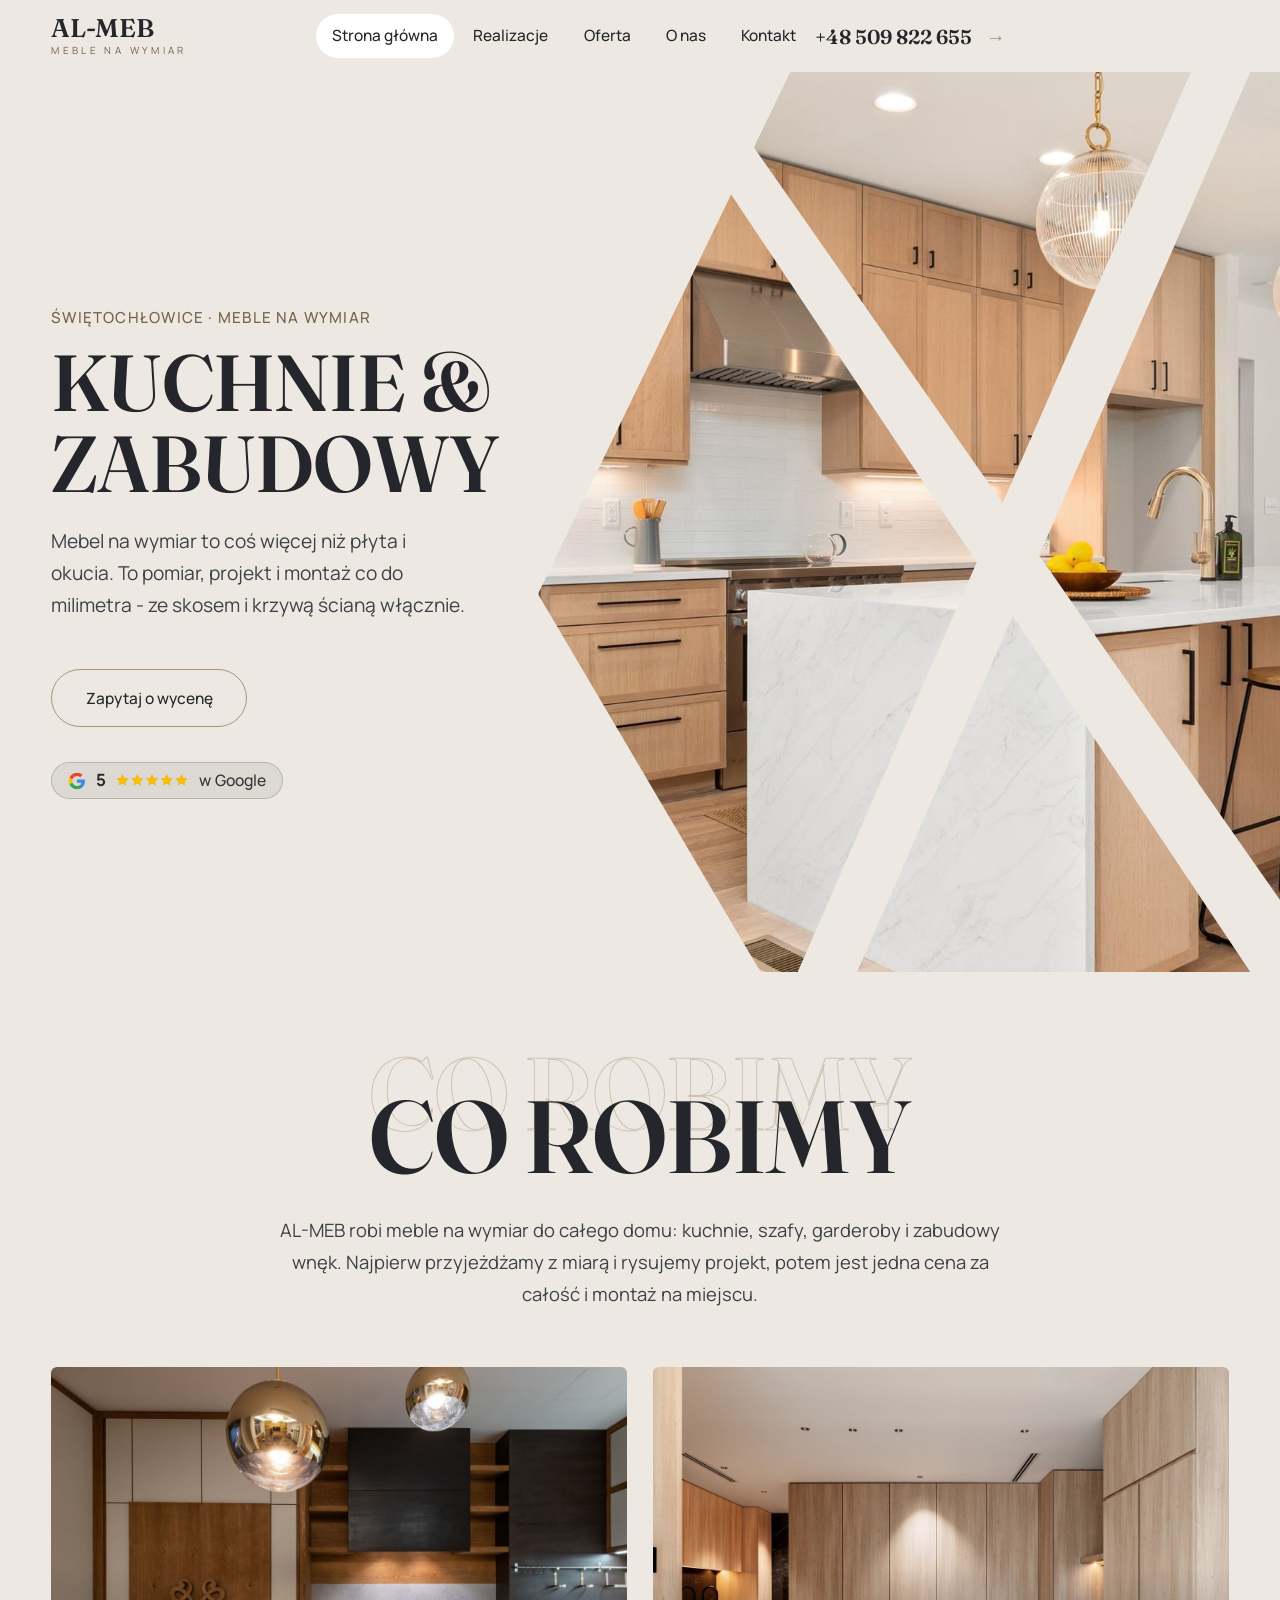
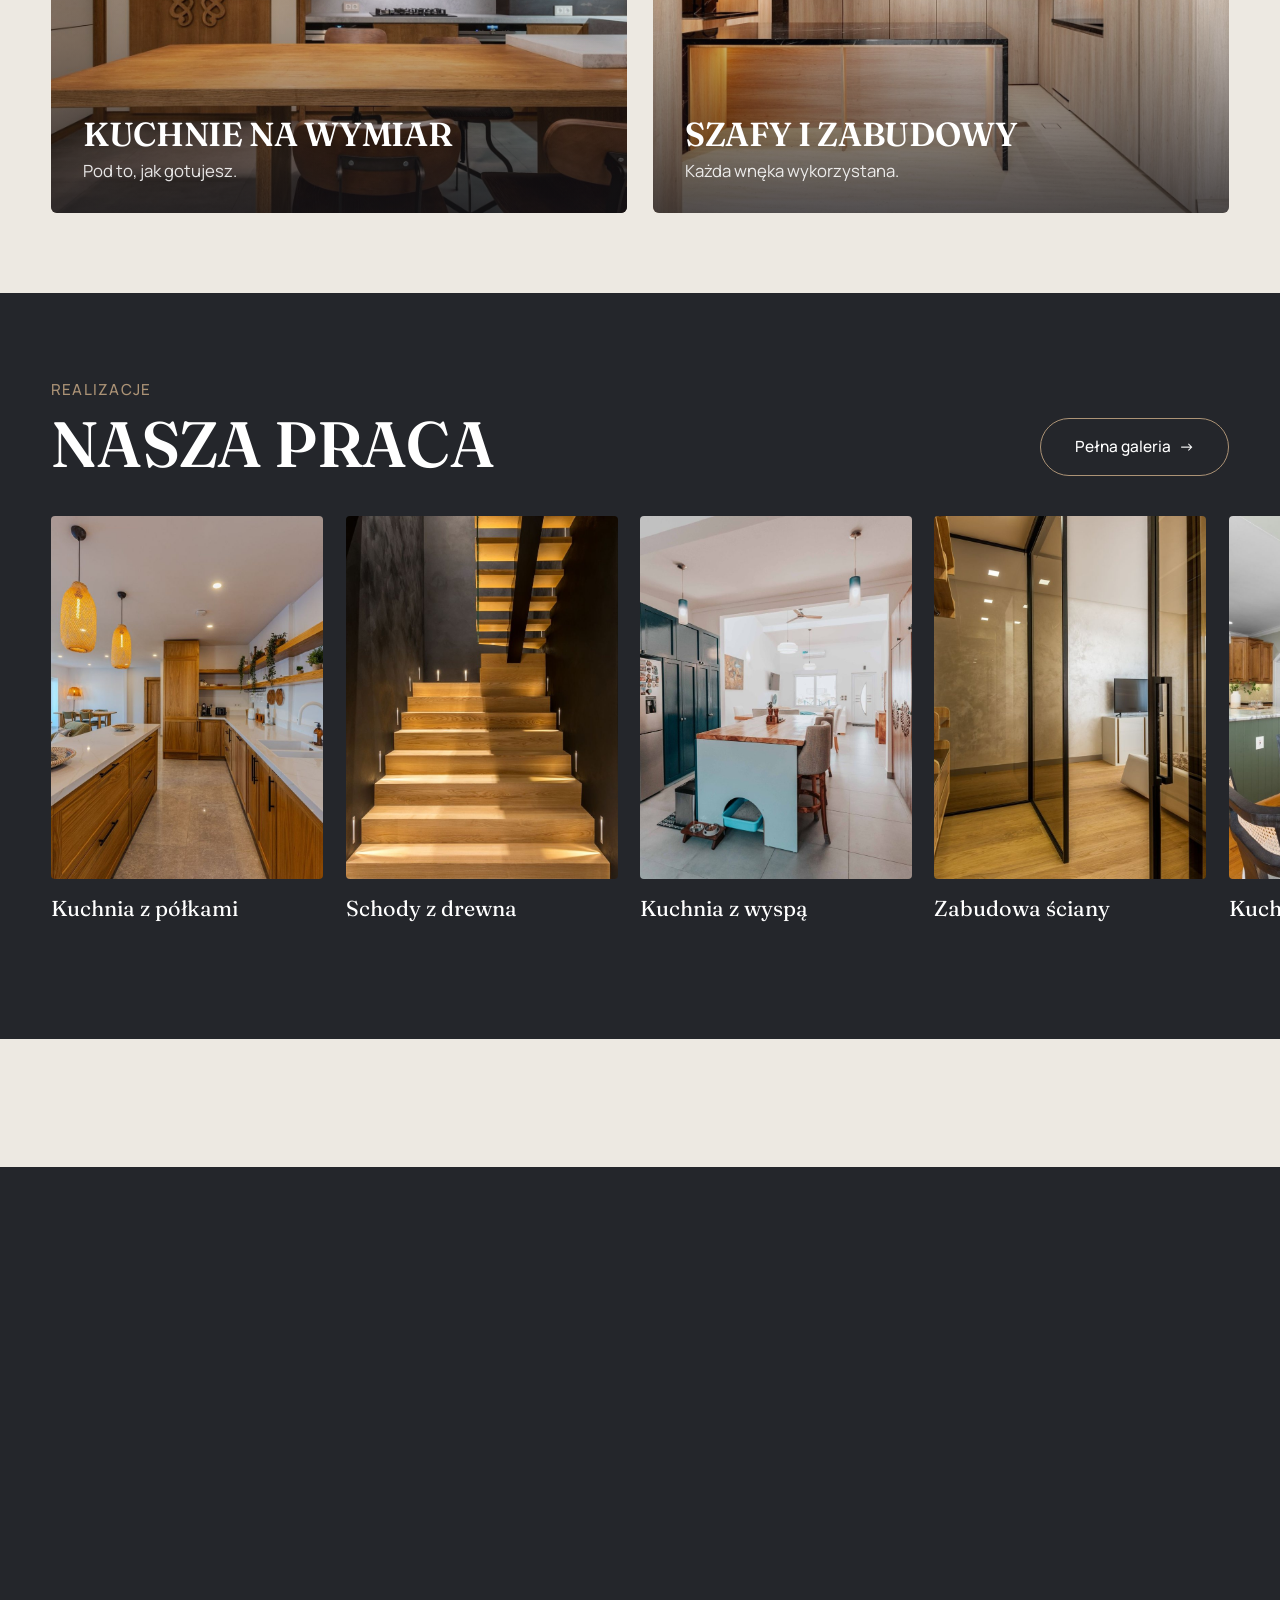
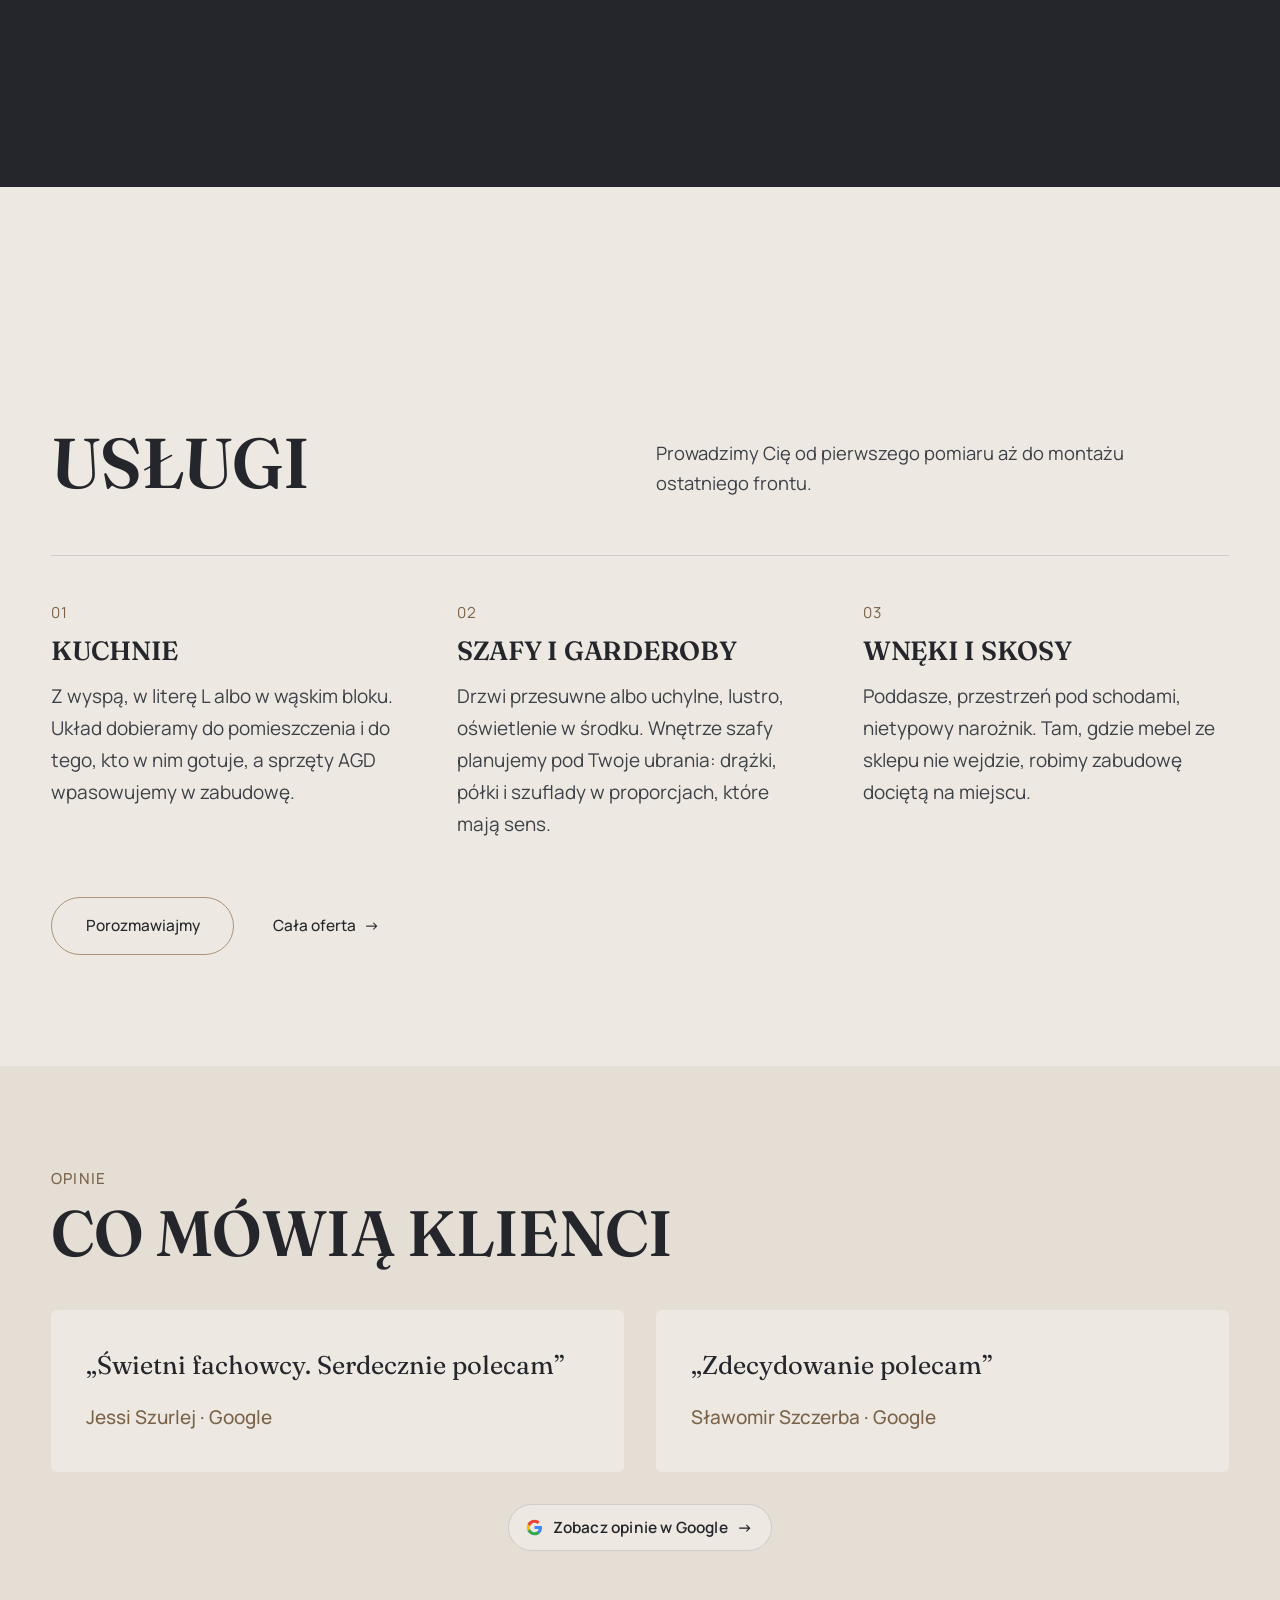
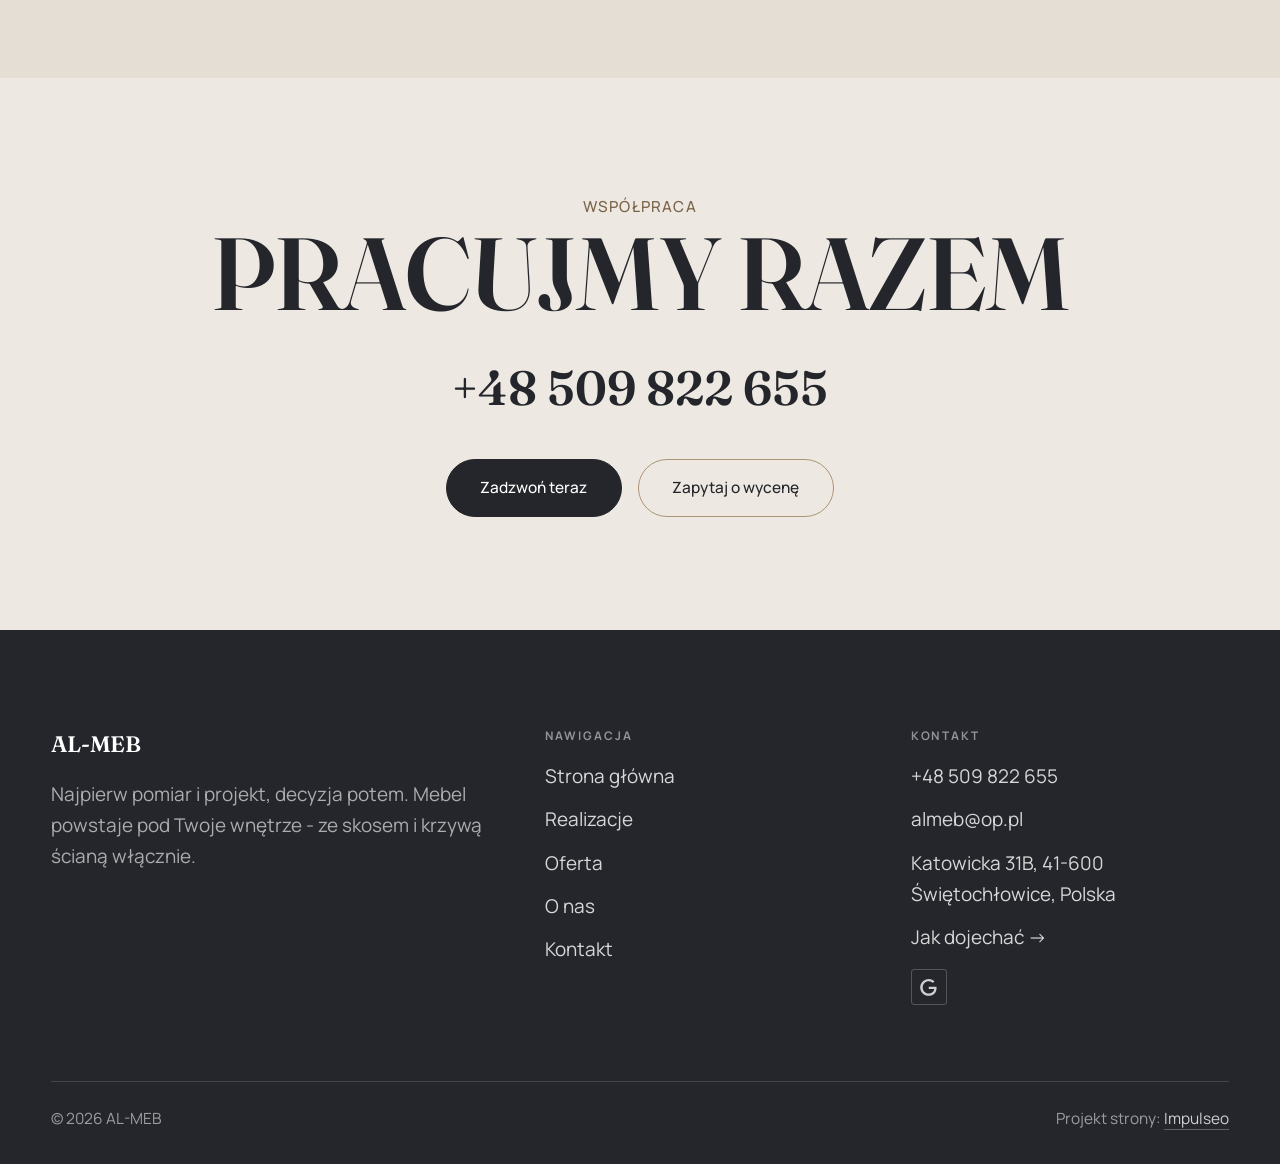
<file: index.html>
<!DOCTYPE html>
<html lang="pl">
<head>
<meta charset="UTF-8">
<meta name="viewport" content="width=device-width, initial-scale=1.0">
<title>AL-MEB - meble na wymiar, kuchnie i szafy</title>
<meta name="description" content="Meble na wymiar w Świętochłowicach: kuchnie, szafy i zabudowy pod Twoje wnętrze. Pomiar i projekt, jedna cena, montaż na miejscu. Zadzwoń: +48 509 822 655.">
<link rel="canonical" href="https://impulseo-pl.github.io/al-meb/">
<meta name="robots" content="noindex, nofollow">
<meta property="og:type" content="website">
<meta property="og:locale" content="pl_PL">
<meta property="og:site_name" content="AL-MEB">
<meta property="og:title" content="AL-MEB - meble na wymiar, kuchnie i szafy">
<meta property="og:description" content="Meble na wymiar w Świętochłowicach: kuchnie, szafy i zabudowy pod Twoje wnętrze. Pomiar i projekt, jedna cena, montaż na miejscu. Zadzwoń: +48 509 822 655.">
<meta property="og:url" content="https://impulseo-pl.github.io/al-meb/">
<meta property="og:image" content="https://impulseo-pl.github.io/al-meb/img/og.jpg">
<meta property="og:image:width" content="1200">
<meta property="og:image:height" content="630">
<meta name="twitter:card" content="summary_large_image">
<script type="application/ld+json">{"@context": "https://schema.org", "@type": "HomeAndConstructionBusiness", "name": "AL-MEB", "url": "https://impulseo-pl.github.io/al-meb/", "telephone": "+48509822655", "image": "https://impulseo-pl.github.io/al-meb/img/og.jpg", "areaServed": "Świętochłowice", "sameAs": ["https://maps.google.com/?cid=12328491832283403657&g_mp=CiVnb29nbGUubWFwcy5wbGFjZXMudjEuUGxhY2VzLkdldFBsYWNlEAIYBCAA"]}</script>
<link rel="preconnect" href="https://fonts.googleapis.com">
<link rel="preconnect" href="https://fonts.gstatic.com" crossorigin>
<link href="https://fonts.googleapis.com/css2?family=Fraunces:opsz,wght@9..144,500;9..144,600&family=Manrope:wght@400;500;600&display=swap" rel="stylesheet">
<link rel="preconnect" href="https://api.fontshare.com" crossorigin>
<link href="https://api.fontshare.com/v2/css?f[]=satoshi@400,500,700&display=swap" rel="stylesheet">
<link rel="stylesheet" href="assets/styles.css?v=cf8c71d1">
<link rel="stylesheet" href="assets/klind.css?v=1">
</head>
<body>

<header class="nav">
  <div class="wrap nav-inner">
    <a class="brand" href="index.html"><span class="name">AL-MEB</span><span class="sub">Meble na wymiar</span></a>
    <nav class="nav-links">
      <a href="index.html" class="active" aria-current="page">Strona główna</a>
      <a href="realizacje.html">Realizacje</a>
      <a href="oferta.html">Oferta</a>
      <a href="o-nas.html">O nas</a>
      <a href="kontakt.html">Kontakt</a>
      <a href="tel:+48509822655" class="btn btn-accent nav-tel">+48 509 822 655<span class="arr">→</span></a>
    </nav>
    <button class="nav-toggle" aria-label="Menu"><span></span><span></span><span></span></button>
  </div>
</header>

<main>
<section class="k-hero">
  <div class="k-hero-art k-cut"><img src="img/hero.jpg" fetchpriority="high" alt="AL-MEB - kuchnia na wymiar z drewnianą zabudową" width="1880" height="1253"></div>
  <div class="wrap">
    <div class="k-hero-copy">
      <span class="eyebrow">Świętochłowice · meble na wymiar</span>
      <h1>Kuchnie &amp;<br>zabudowy</h1>
      <p class="lead">Mebel na wymiar to coś więcej niż płyta i okucia. To pomiar, projekt i montaż co do milimetra - ze skosem i krzywą ścianą włącznie.</p>
      <div class="hero-actions">
        <a href="kontakt.html" class="btn">Zapytaj o wycenę</a>
      </div>
      <div class="k-note"><span class="g-badge"><svg class="gb-ico" viewBox="0 0 24 24" width="18" height="18" aria-hidden="true"><path fill="#4285F4" d="M22.56 12.25c0-.78-.07-1.53-.2-2.25H12v4.26h5.92c-.26 1.37-1.04 2.53-2.21 3.31v2.77h3.57c2.08-1.92 3.28-4.74 3.28-8.09z"/><path fill="#34A853" d="M12 23c2.97 0 5.46-.98 7.28-2.66l-3.57-2.77c-.98.66-2.23 1.06-3.71 1.06-2.86 0-5.29-1.93-6.16-4.53H2.18v2.84C3.99 20.53 7.7 23 12 23z"/><path fill="#FBBC05" d="M5.84 14.09c-.22-.66-.35-1.36-.35-2.09s.13-1.43.35-2.09V7.07H2.18C1.43 8.55 1 10.22 1 12s.43 3.45 1.18 4.93l2.85-2.22.81-.62z"/><path fill="#EA4335" d="M12 5.38c1.62 0 3.06.56 4.21 1.64l3.15-3.15C17.45 2.09 14.97 1 12 1 7.7 1 3.99 3.47 2.18 7.07l3.66 2.84c.87-2.6 3.3-4.53 6.16-4.53z"/></svg><b class="gb-ocena">5</b><svg class="gb-stars" viewBox="0 0 90 18" width="74" height="14.8" aria-hidden="true"><g fill="currentColor" opacity=".26"><path transform="translate(0,0)" d="M9 1.6l2.2 4.46 4.92.72-3.56 3.47.84 4.9L9 12.74l-4.4 2.31.84-4.9L1.88 6.68l4.92-.72L9 1.6Z"/><path transform="translate(18,0)" d="M9 1.6l2.2 4.46 4.92.72-3.56 3.47.84 4.9L9 12.74l-4.4 2.31.84-4.9L1.88 6.68l4.92-.72L9 1.6Z"/><path transform="translate(36,0)" d="M9 1.6l2.2 4.46 4.92.72-3.56 3.47.84 4.9L9 12.74l-4.4 2.31.84-4.9L1.88 6.68l4.92-.72L9 1.6Z"/><path transform="translate(54,0)" d="M9 1.6l2.2 4.46 4.92.72-3.56 3.47.84 4.9L9 12.74l-4.4 2.31.84-4.9L1.88 6.68l4.92-.72L9 1.6Z"/><path transform="translate(72,0)" d="M9 1.6l2.2 4.46 4.92.72-3.56 3.47.84 4.9L9 12.74l-4.4 2.31.84-4.9L1.88 6.68l4.92-.72L9 1.6Z"/></g><clipPath id="gs1000"><rect x="0" y="0" width="90.0" height="18"/></clipPath><g fill="#FBBC04" clip-path="url(#gs1000)"><path transform="translate(0,0)" d="M9 1.6l2.2 4.46 4.92.72-3.56 3.47.84 4.9L9 12.74l-4.4 2.31.84-4.9L1.88 6.68l4.92-.72L9 1.6Z"/><path transform="translate(18,0)" d="M9 1.6l2.2 4.46 4.92.72-3.56 3.47.84 4.9L9 12.74l-4.4 2.31.84-4.9L1.88 6.68l4.92-.72L9 1.6Z"/><path transform="translate(36,0)" d="M9 1.6l2.2 4.46 4.92.72-3.56 3.47.84 4.9L9 12.74l-4.4 2.31.84-4.9L1.88 6.68l4.92-.72L9 1.6Z"/><path transform="translate(54,0)" d="M9 1.6l2.2 4.46 4.92.72-3.56 3.47.84 4.9L9 12.74l-4.4 2.31.84-4.9L1.88 6.68l4.92-.72L9 1.6Z"/><path transform="translate(72,0)" d="M9 1.6l2.2 4.46 4.92.72-3.56 3.47.84 4.9L9 12.74l-4.4 2.31.84-4.9L1.88 6.68l4.92-.72L9 1.6Z"/></g></svg><span class="gb-txt">w Google</span></span></div>
    </div>
  </div>
</section>

<section class="k-what">
  <div class="wrap">
    <h2 class="k-big reveal" data-ghost="Co robimy">Co robimy</h2>
    <p class="k-intro reveal">AL-MEB robi meble na wymiar do całego domu: kuchnie, szafy, garderoby i zabudowy wnęk. Najpierw przyjeżdżamy z miarą i rysujemy projekt, potem jest jedna cena za całość i montaż na miejscu.</p>
    <div class="k-duo">
      <a href="oferta.html" class="k-card reveal"><img src="img/g7.jpg" alt="Kuchnia na wymiar z drewnianym blatem" loading="lazy" width="1600" height="1068" decoding="async"><span class="k-card-txt"><h3>Kuchnie na wymiar</h3><p>Pod to, jak gotujesz.</p></span></a>
      <a href="oferta.html" class="k-card reveal"><img src="img/g5.jpg" alt="Zabudowa meblowa od podłogi do sufitu" loading="lazy" width="1600" height="1066" decoding="async"><span class="k-card-txt"><h3>Szafy i zabudowy</h3><p>Każda wnęka wykorzystana.</p></span></a>
    </div>
  </div>
</section>

<section class="k-work">
  <div class="wrap k-work-head">
    <div class="reveal"><span class="eyebrow">Realizacje</span><h2>Nasza praca</h2></div>
    <a href="realizacje.html" class="btn reveal">Pełna galeria <span class="arr">→</span></a>
  </div>
  <div class="k-rail">
    <figure><img src="img/g8.jpg" alt="Kuchnia z otwartymi półkami" loading="lazy" width="1600" height="1066" decoding="async"><figcaption>Kuchnia z półkami</figcaption></figure>
    <figure><img src="img/g9.jpg" alt="Schody z podświetlanymi stopniami" loading="lazy" width="1600" height="1068" decoding="async"><figcaption>Schody z drewna</figcaption></figure>
    <figure><img src="img/g12.jpg" alt="Kuchnia z wyspą" loading="lazy" width="1600" height="1067" decoding="async"><figcaption>Kuchnia z wyspą</figcaption></figure>
    <figure><img src="img/g11.jpg" alt="Drewniana zabudowa ściany" loading="lazy" width="1600" height="1068" decoding="async"><figcaption>Zabudowa ściany</figcaption></figure>
    <figure><img src="img/g6.jpg" alt="Kuchnia otwarta na jadalnię" loading="lazy" width="1600" height="1066" decoding="async"><figcaption>Kuchnia z jadalnią</figcaption></figure>
    <figure><img src="img/g1.jpg" alt="Schody wiszące z drewna" loading="lazy" width="1600" height="1068" decoding="async"><figcaption>Schody wiszące</figcaption></figure>
  </div>
</section>

<section class="stopklatka" aria-hidden="true">
  <div class="stk-bg" style="background-image:url(img/g14.jpg)"></div>
</section>

<section class="k-svc">
  <div class="wrap">
    <div class="k-svc-head reveal">
      <h2>Usługi</h2>
      <p>Prowadzimy Cię od pierwszego pomiaru aż do montażu ostatniego frontu.</p>
    </div>
    <div class="k-svc-list">
      <div class="reveal"><span class="num">01</span><h3>Kuchnie</h3><p>Z wyspą, w literę L albo w wąskim bloku. Układ dobieramy do pomieszczenia i do tego, kto w nim gotuje, a sprzęty AGD wpasowujemy w zabudowę.</p></div>
      <div class="reveal"><span class="num">02</span><h3>Szafy i garderoby</h3><p>Drzwi przesuwne albo uchylne, lustro, oświetlenie w środku. Wnętrze szafy planujemy pod Twoje ubrania: drążki, półki i szuflady w proporcjach, które mają sens.</p></div>
      <div class="reveal"><span class="num">03</span><h3>Wnęki i skosy</h3><p>Poddasze, przestrzeń pod schodami, nietypowy narożnik. Tam, gdzie mebel ze sklepu nie wejdzie, robimy zabudowę dociętą na miejscu.</p></div>
    </div>
    <div class="k-svc-cta reveal"><a href="kontakt.html" class="btn">Porozmawiajmy</a> <a href="oferta.html" class="btn btn-ghost" style="border-color:transparent">Cała oferta <span class="arr">→</span></a></div>
  </div>
</section>

<section class="k-kudos">
  <div class="wrap">
    <div class="reveal"><span class="eyebrow">Opinie</span><h2>Co mówią klienci</h2></div>
    <div class="k-quotes">
      <figure class="reveal"><blockquote>„Świetni fachowcy. Serdecznie polecam”</blockquote><figcaption>Jessi Szurlej · Google</figcaption></figure>
      <figure class="reveal"><blockquote>„Zdecydowanie polecam”</blockquote><figcaption>Sławomir Szczerba · Google</figcaption></figure>
    </div>
    <p class="op-meta reveal" style="margin-top:2rem"><a class="op-google" href="https://maps.google.com/?cid=12328491832283403657&amp;g_mp=CiVnb29nbGUubWFwcy5wbGFjZXMudjEuUGxhY2VzLkdldFBsYWNlEAIYBCAA" target="_blank" rel="noopener"><svg class="op-g-ico" viewBox="0 0 24 24" width="17" height="17" aria-hidden="true"><path fill="#4285F4" d="M22.56 12.25c0-.78-.07-1.53-.2-2.25H12v4.26h5.92c-.26 1.37-1.04 2.53-2.21 3.31v2.77h3.57c2.08-1.92 3.28-4.74 3.28-8.09z"/><path fill="#34A853" d="M12 23c2.97 0 5.46-.98 7.28-2.66l-3.57-2.77c-.98.66-2.23 1.06-3.71 1.06-2.86 0-5.29-1.93-6.16-4.53H2.18v2.84C3.99 20.53 7.7 23 12 23z"/><path fill="#FBBC05" d="M5.84 14.09c-.22-.66-.35-1.36-.35-2.09s.13-1.43.35-2.09V7.07H2.18C1.43 8.55 1 10.22 1 12s.43 3.45 1.18 4.93l2.85-2.22.81-.62z"/><path fill="#EA4335" d="M12 5.38c1.62 0 3.06.56 4.21 1.64l3.15-3.15C17.45 2.09 14.97 1 12 1 7.7 1 3.99 3.47 2.18 7.07l3.66 2.84c.87-2.6 3.3-4.53 6.16-4.53z"/></svg><span>Zobacz opinie w Google</span><span class="arr">→</span></a></p>
  </div>
</section>

<section class="k-together">
  <div class="wrap reveal">
    <span class="eyebrow">Współpraca</span>
    <h2>Pracujmy razem</h2>
    <a class="k-phone" href="tel:+48509822655">+48 509 822 655</a>
    <div class="cta-actions">
      <a href="tel:+48509822655" class="btn btn-solid">Zadzwoń teraz</a>
      <a href="kontakt.html" class="btn">Zapytaj o wycenę</a>
    </div>
  </div>
</section>
</main>

<footer>
  <div class="wrap">
    <div class="foot-grid">
      <div class="foot-brand">
        <div class="name">AL-MEB</div>
        <p>Najpierw pomiar i projekt, decyzja potem. Mebel powstaje pod Twoje wnętrze - ze skosem i krzywą ścianą włącznie.</p>
      </div>
      <div class="foot-col">
        <h4>Nawigacja</h4>
        <a href="index.html">Strona główna</a>
        <a href="realizacje.html">Realizacje</a>
        <a href="oferta.html">Oferta</a>
        <a href="o-nas.html">O nas</a>
        <a href="kontakt.html">Kontakt</a>
      </div>
      <div class="foot-col">
        <h4>Kontakt</h4>
        <a href="tel:+48509822655">+48 509 822 655</a>
        <a href="mailto:almeb@op.pl">almeb@op.pl</a>
        <p>Katowicka 31B, 41-600 Świętochłowice, Polska</p>
        <a href="https://maps.google.com/?cid=12328491832283403657&g_mp=CiVnb29nbGUubWFwcy5wbGFjZXMudjEuUGxhY2VzLkdldFBsYWNlEAIYBCAA" target="_blank" rel="noopener">Jak dojechać →</a>
      <div class="foot-soc">
        <a class="soc" href="https://maps.google.com/?cid=12328491832283403657&g_mp=CiVnb29nbGUubWFwcy5wbGFjZXMudjEuUGxhY2VzLkdldFBsYWNlEAIYBCAA" target="_blank" rel="noopener" aria-label="Google - AL-MEB"><svg viewBox="0 0 24 24" aria-hidden="true" focusable="false"><path d="M12.48 10.92v3.28h7.84c-.24 1.84-.853 3.187-1.787 4.133-1.147 1.147-2.933 2.4-6.053 2.4-4.827 0-8.6-3.893-8.6-8.72s3.773-8.72 8.6-8.72c2.6 0 4.507 1.027 5.907 2.347l2.307-2.307C18.747 1.44 16.133 0 12.48 0 5.867 0 .307 5.387.307 12s5.56 12 12.173 12c3.573 0 6.267-1.173 8.373-3.36 2.16-2.16 2.84-5.213 2.84-7.667 0-.76-.053-1.467-.173-2.053H12.48z" fill="currentColor"/></svg></a>
      </div>
      </div>
    </div>
    <div class="foot-bot">
      <span>© 2026 AL-MEB</span>
      <span>Projekt strony: <a class="foot-credit" href="https://impulseo.pl" target="_blank" rel="noopener">Impulseo</a></span>
    </div>
  </div>
</footer>
<div class="sticky-reserve"><a class="sr-book" href="kontakt.html">Zapytaj o wycenę</a><a class="sr-call" href="tel:+48509822655" aria-label="Zadzwoń"><svg class="ico-tel" width="16" height="16" viewBox="0 0 24 24" fill="none" aria-hidden="true"><path d="M6.6 10.8a15.5 15.5 0 0 0 6.6 6.6l2.2-2.2a1 1 0 0 1 1-.24 11.4 11.4 0 0 0 3.6.58 1 1 0 0 1 1 1V20a1 1 0 0 1-1 1A17 17 0 0 1 3 4a1 1 0 0 1 1-1h3.5a1 1 0 0 1 1 1c0 1.25.2 2.46.58 3.6a1 1 0 0 1-.25 1l-2.23 2.2Z" fill="currentColor"/></svg></a></div>
<div class="demo-wazne" data-do="2026-10-27" data-cykl="3" hidden><svg class="dw-ico" width="13" height="13" viewBox="0 0 24 24" fill="none" aria-hidden="true"><circle cx="12" cy="12" r="8.6" stroke="currentColor" stroke-width="1.8"/><path d="M12 7.2V12l3.3 2" stroke="currentColor" stroke-width="1.8" stroke-linecap="round"/></svg><span class="dw-txt"></span></div>

<script src="assets/main.js"></script>
</body>
</html>
</file>
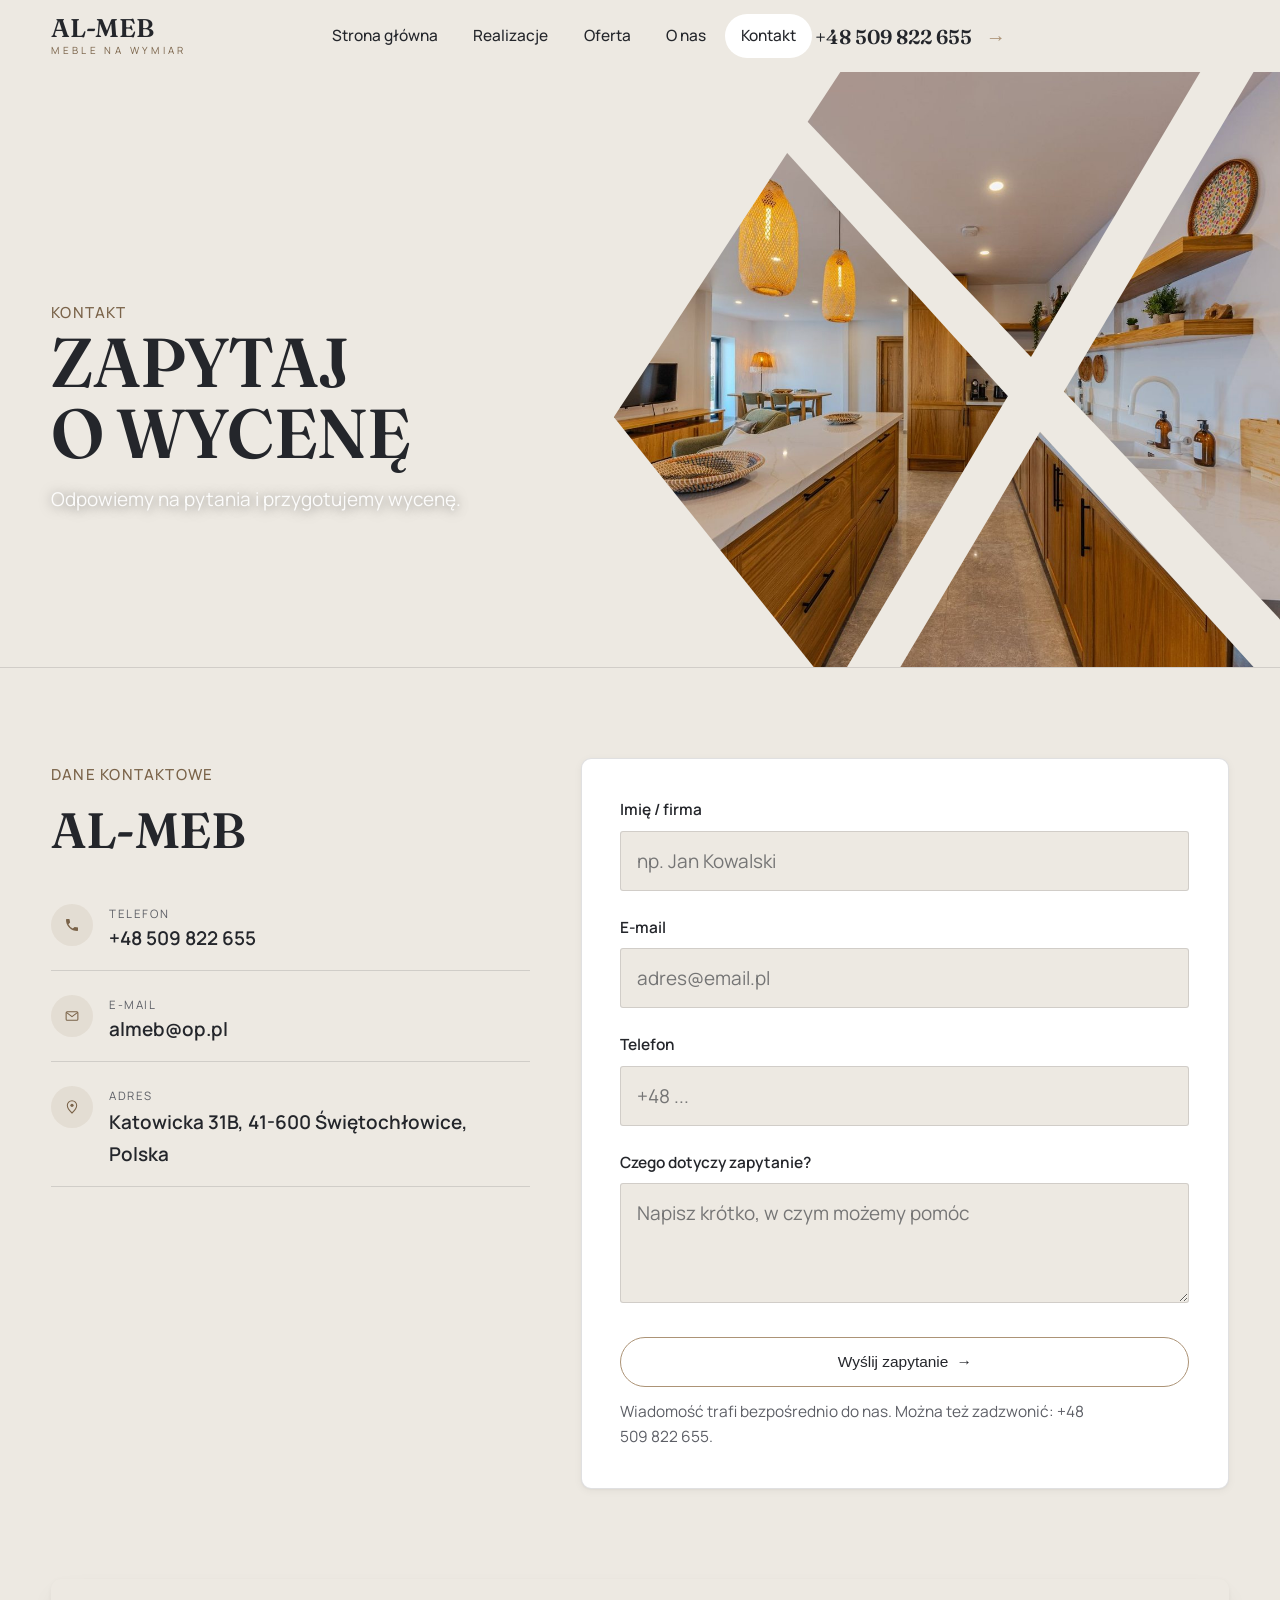
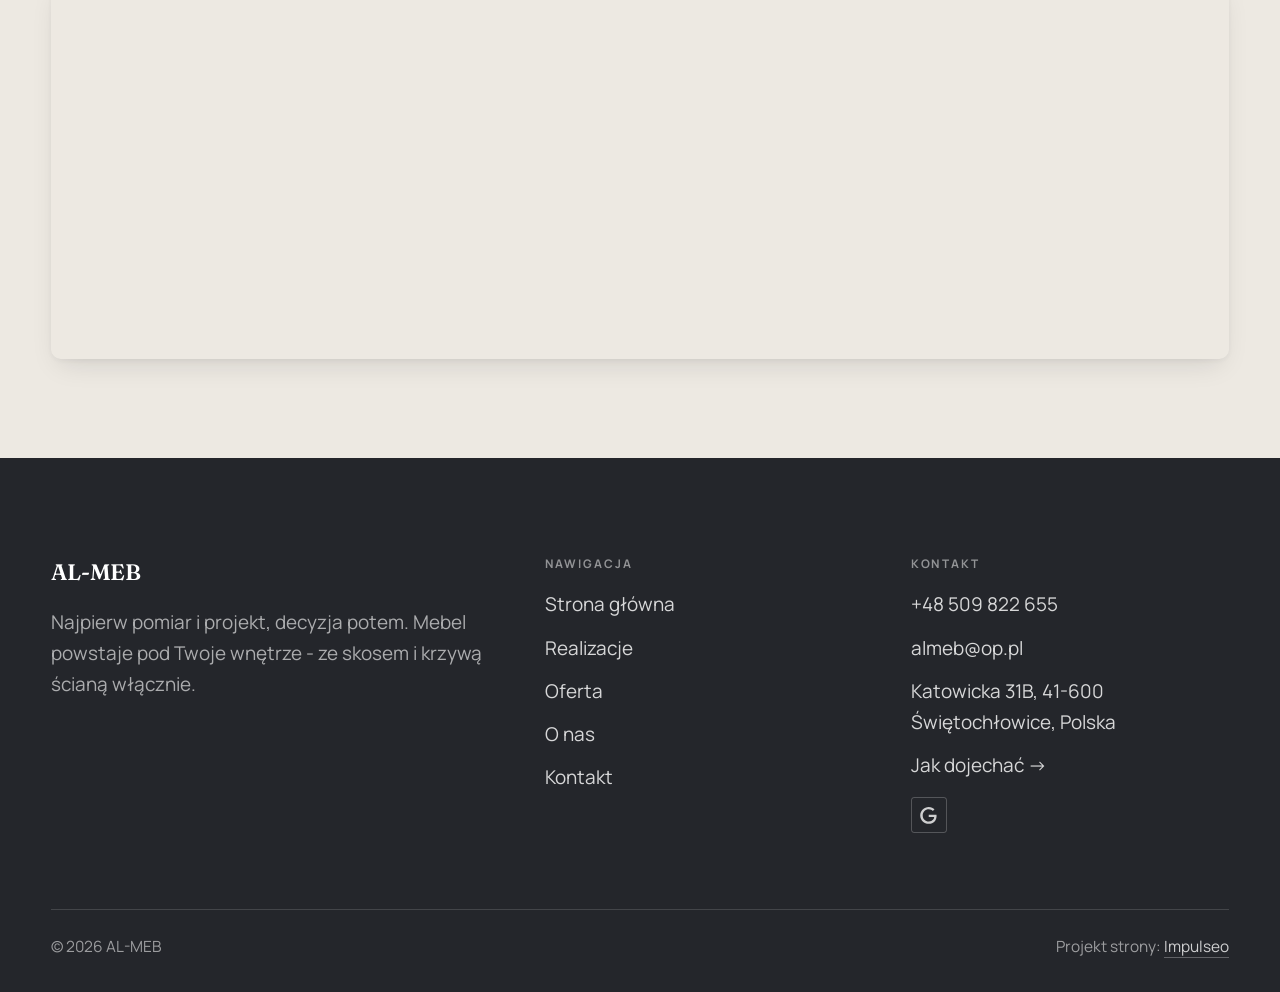
<file: kontakt.html>
<!DOCTYPE html>
<html lang="pl">
<head>
<meta charset="UTF-8">
<meta name="viewport" content="width=device-width, initial-scale=1.0">
<title>Kontakt - AL-MEB</title>
<meta name="description" content="Kontakt AL-MEB - Katowicka 31B, 41-600 Świętochłowice, Polska">
<link rel="canonical" href="https://impulseo-pl.github.io/al-meb/kontakt.html">
<meta name="robots" content="noindex, nofollow">
<meta property="og:type" content="website">
<meta property="og:locale" content="pl_PL">
<meta property="og:site_name" content="AL-MEB">
<meta property="og:title" content="Kontakt - AL-MEB">
<meta property="og:description" content="Kontakt AL-MEB - Katowicka 31B, 41-600 Świętochłowice, Polska">
<meta property="og:url" content="https://impulseo-pl.github.io/al-meb/kontakt.html">
<meta property="og:image" content="https://impulseo-pl.github.io/al-meb/img/og.jpg">
<meta property="og:image:width" content="1200">
<meta property="og:image:height" content="630">
<meta name="twitter:card" content="summary_large_image">
<link rel="preconnect" href="https://fonts.googleapis.com">
<link rel="preconnect" href="https://fonts.gstatic.com" crossorigin>
<link href="https://fonts.googleapis.com/css2?family=Fraunces:opsz,wght@9..144,500;9..144,600&family=Manrope:wght@400;500;600&display=swap" rel="stylesheet">
<link rel="preconnect" href="https://api.fontshare.com" crossorigin>
<link href="https://api.fontshare.com/v2/css?f[]=satoshi@400,500,700&display=swap" rel="stylesheet">
<link rel="stylesheet" href="assets/styles.css?v=cf8c71d1">
<link rel="stylesheet" href="assets/klind.css?v=1">
</head>
<body>

<header class="nav">
  <div class="wrap nav-inner">
    <a class="brand" href="index.html"><span class="name">AL-MEB</span><span class="sub">Meble na wymiar</span></a>
    <nav class="nav-links">
      <a href="index.html">Strona główna</a>
      <a href="realizacje.html">Realizacje</a>
      <a href="oferta.html">Oferta</a>
      <a href="o-nas.html">O nas</a>
      <a href="kontakt.html" class="active" aria-current="page">Kontakt</a>
      <a href="tel:+48509822655" class="btn btn-accent nav-tel">+48 509 822 655<span class="arr">→</span></a>
    </nav>
    <button class="nav-toggle" aria-label="Menu"><span></span><span></span><span></span></button>
  </div>
</header>

<main>
<section class="pagehead">
  <img src="img/g8.jpg" alt="AL-MEB - Zapytaj o wycenę" width="1600" height="1066" decoding="async">
  <div class="wrap">
    <span class="eyebrow">Kontakt</span>
    <h1>Zapytaj o wycenę</h1>
    <p>Odpowiemy na pytania i przygotujemy wycenę.</p>
  </div>
</section>
<section>
  <div class="wrap contact-grid">
    <div class="reveal">
      <span class="eyebrow">Dane kontaktowe</span>
      <h2 style="margin:var(--space-4) 0 var(--space-6)">AL-MEB</h2>
      <div class="info-list">
        <div class="info-row"><div class="ic"><svg class="ico-tel" width="16" height="16" viewBox="0 0 24 24" fill="none" aria-hidden="true"><path d="M6.6 10.8a15.5 15.5 0 0 0 6.6 6.6l2.2-2.2a1 1 0 0 1 1-.24 11.4 11.4 0 0 0 3.6.58 1 1 0 0 1 1 1V20a1 1 0 0 1-1 1A17 17 0 0 1 3 4a1 1 0 0 1 1-1h3.5a1 1 0 0 1 1 1c0 1.25.2 2.46.58 3.6a1 1 0 0 1-.25 1l-2.23 2.2Z" fill="currentColor"/></svg></div><div><div class="lbl">Telefon</div><a class="val" href="tel:+48509822655">+48 509 822 655</a></div></div>
        <div class="info-row"><div class="ic"><svg class="ico-mail" width="16" height="16" viewBox="0 0 24 24" fill="none" aria-hidden="true"><rect x="3.2" y="5.5" width="17.6" height="13" rx="1.6" stroke="currentColor" stroke-width="1.6"/><path d="M4 7l8 6 8-6" stroke="currentColor" stroke-width="1.6" stroke-linecap="round" stroke-linejoin="round"/></svg></div><div><div class="lbl">E-mail</div><a class="val" href="mailto:almeb@op.pl">almeb@op.pl</a></div></div>
        <div class="info-row"><div class="ic"><svg class="ico-pin" width="16" height="16" viewBox="0 0 24 24" fill="none" aria-hidden="true"><path d="M12 21s7-6.1 7-11.5A7 7 0 0 0 5 9.5C5 14.9 12 21 12 21Z" stroke="currentColor" stroke-width="1.6" fill="none"/><circle cx="12" cy="9.5" r="2.4" fill="currentColor"/></svg></div><div><div class="lbl">Adres</div><div class="val">Katowicka 31B, 41-600 Świętochłowice, Polska</div></div></div>
      </div>
    </div>
    <div class="reveal">
      <form class="form" action="https://formsubmit.co/almeb@op.pl" method="POST">
        <input type="hidden" name="_subject" value="Zapytanie ze strony AL-MEB">
        <input type="hidden" name="_captcha" value="false">
        <input type="hidden" name="_template" value="table">
        <div class="fld"><label for="name">Imię / firma</label><input id="name" name="name" type="text" placeholder="np. Jan Kowalski" required></div>
        <div class="fld"><label for="email">E-mail</label><input id="email" name="email" type="email" placeholder="adres@email.pl" required></div>
        <div class="fld"><label for="phone">Telefon</label><input id="phone" name="phone" type="tel" placeholder="+48 ..."></div>
        <div class="fld"><label for="msg">Czego dotyczy zapytanie?</label><textarea id="msg" name="message" placeholder="Napisz krótko, w czym możemy pomóc" required></textarea></div>
        <button type="submit" class="btn btn-accent" style="width:100%;justify-content:center">Wyślij zapytanie <span class="arr">→</span></button>
        <p class="note">Wiadomość trafi bezpośrednio do nas. Można też zadzwonić: +48 509 822 655.</p>
      </form>
    </div>
  </div>
</section>
<section style="padding-top:0">
  <div class="wrap reveal">
    <iframe class="map" title="AL-MEB - Świętochłowice" src="https://maps.google.com/maps?q=50.2866875%2C18.9249042&z=15&output=embed" loading="lazy" referrerpolicy="no-referrer-when-downgrade"></iframe>
  </div>
</section>
</main>

<footer>
  <div class="wrap">
    <div class="foot-grid">
      <div class="foot-brand">
        <div class="name">AL-MEB</div>
        <p>Najpierw pomiar i projekt, decyzja potem. Mebel powstaje pod Twoje wnętrze - ze skosem i krzywą ścianą włącznie.</p>
      </div>
      <div class="foot-col">
        <h4>Nawigacja</h4>
        <a href="index.html">Strona główna</a>
        <a href="realizacje.html">Realizacje</a>
        <a href="oferta.html">Oferta</a>
        <a href="o-nas.html">O nas</a>
        <a href="kontakt.html">Kontakt</a>
      </div>
      <div class="foot-col">
        <h4>Kontakt</h4>
        <a href="tel:+48509822655">+48 509 822 655</a>
        <a href="mailto:almeb@op.pl">almeb@op.pl</a>
        <p>Katowicka 31B, 41-600 Świętochłowice, Polska</p>
        <a href="https://maps.google.com/?cid=12328491832283403657&g_mp=CiVnb29nbGUubWFwcy5wbGFjZXMudjEuUGxhY2VzLkdldFBsYWNlEAIYBCAA" target="_blank" rel="noopener">Jak dojechać →</a>
      <div class="foot-soc">
        <a class="soc" href="https://maps.google.com/?cid=12328491832283403657&g_mp=CiVnb29nbGUubWFwcy5wbGFjZXMudjEuUGxhY2VzLkdldFBsYWNlEAIYBCAA" target="_blank" rel="noopener" aria-label="Google - AL-MEB"><svg viewBox="0 0 24 24" aria-hidden="true" focusable="false"><path d="M12.48 10.92v3.28h7.84c-.24 1.84-.853 3.187-1.787 4.133-1.147 1.147-2.933 2.4-6.053 2.4-4.827 0-8.6-3.893-8.6-8.72s3.773-8.72 8.6-8.72c2.6 0 4.507 1.027 5.907 2.347l2.307-2.307C18.747 1.44 16.133 0 12.48 0 5.867 0 .307 5.387.307 12s5.56 12 12.173 12c3.573 0 6.267-1.173 8.373-3.36 2.16-2.16 2.84-5.213 2.84-7.667 0-.76-.053-1.467-.173-2.053H12.48z" fill="currentColor"/></svg></a>
      </div>
      </div>
    </div>
    <div class="foot-bot">
      <span>© 2026 AL-MEB</span>
      <span>Projekt strony: <a class="foot-credit" href="https://impulseo.pl" target="_blank" rel="noopener">Impulseo</a></span>
    </div>
  </div>
</footer>
<div class="sticky-reserve"><a class="sr-book" href="kontakt.html">Zapytaj o wycenę</a><a class="sr-call" href="tel:+48509822655" aria-label="Zadzwoń"><svg class="ico-tel" width="16" height="16" viewBox="0 0 24 24" fill="none" aria-hidden="true"><path d="M6.6 10.8a15.5 15.5 0 0 0 6.6 6.6l2.2-2.2a1 1 0 0 1 1-.24 11.4 11.4 0 0 0 3.6.58 1 1 0 0 1 1 1V20a1 1 0 0 1-1 1A17 17 0 0 1 3 4a1 1 0 0 1 1-1h3.5a1 1 0 0 1 1 1c0 1.25.2 2.46.58 3.6a1 1 0 0 1-.25 1l-2.23 2.2Z" fill="currentColor"/></svg></a></div>
<div class="demo-wazne" data-do="2026-10-27" data-cykl="3" hidden><svg class="dw-ico" width="13" height="13" viewBox="0 0 24 24" fill="none" aria-hidden="true"><circle cx="12" cy="12" r="8.6" stroke="currentColor" stroke-width="1.8"/><path d="M12 7.2V12l3.3 2" stroke="currentColor" stroke-width="1.8" stroke-linecap="round"/></svg><span class="dw-txt"></span></div>

<script src="assets/main.js"></script>
</body>
</html>
</file>
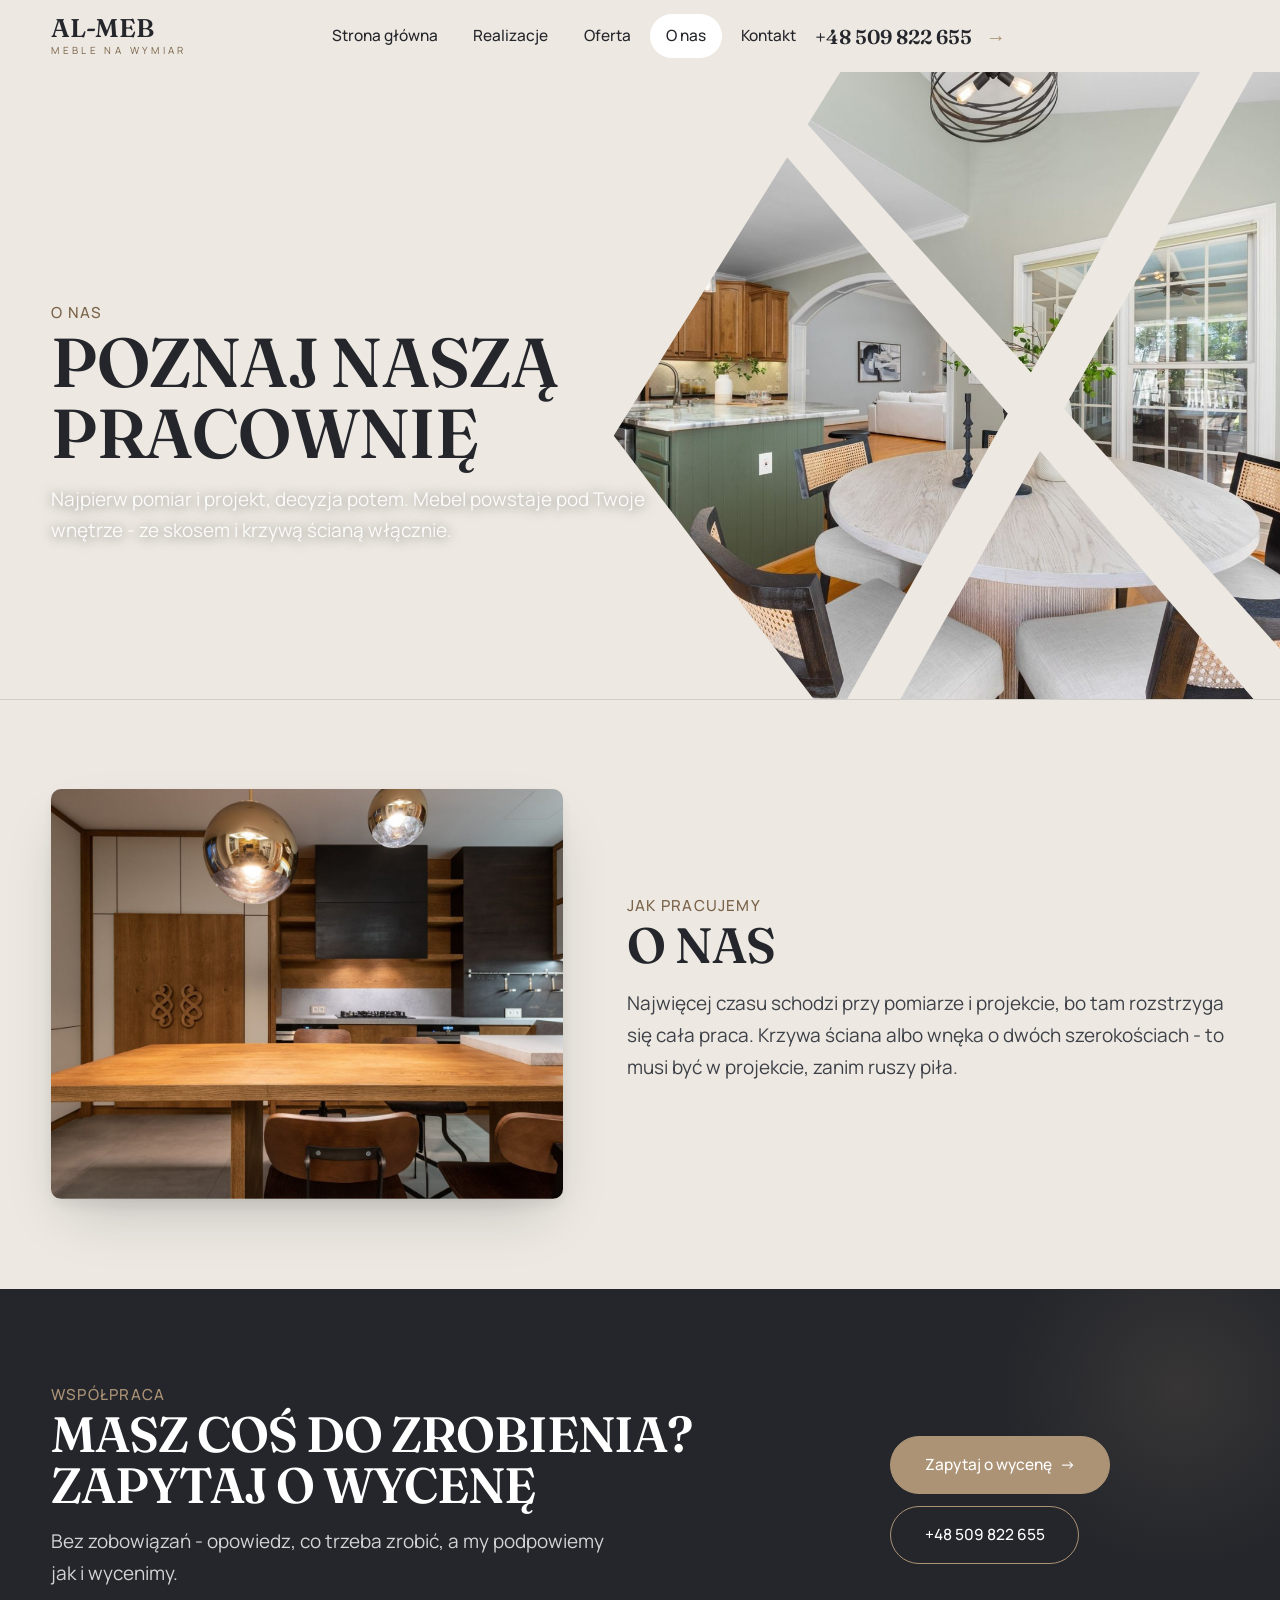
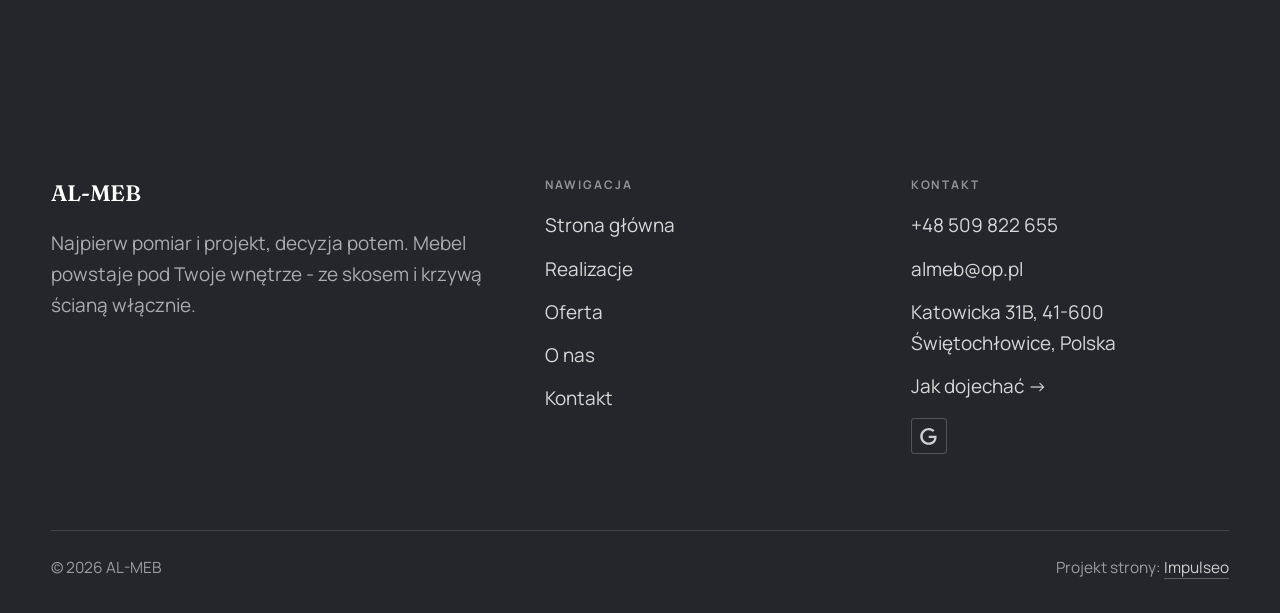
<file: o-nas.html>
<!DOCTYPE html>
<html lang="pl">
<head>
<meta charset="UTF-8">
<meta name="viewport" content="width=device-width, initial-scale=1.0">
<title>O nas - AL-MEB</title>
<meta name="description" content="Meble na wymiar w Świętochłowicach: kuchnie, szafy i zabudowy pod Twoje wnętrze. Pomiar i projekt, jedna cena, montaż na miejscu. Zadzwoń: +48 509 822 655.">
<link rel="canonical" href="https://impulseo-pl.github.io/al-meb/o-nas.html">
<meta name="robots" content="noindex, nofollow">
<meta property="og:type" content="website">
<meta property="og:locale" content="pl_PL">
<meta property="og:site_name" content="AL-MEB">
<meta property="og:title" content="O nas - AL-MEB">
<meta property="og:description" content="Meble na wymiar w Świętochłowicach: kuchnie, szafy i zabudowy pod Twoje wnętrze. Pomiar i projekt, jedna cena, montaż na miejscu. Zadzwoń: +48 509 822 655.">
<meta property="og:url" content="https://impulseo-pl.github.io/al-meb/o-nas.html">
<meta property="og:image" content="https://impulseo-pl.github.io/al-meb/img/og.jpg">
<meta property="og:image:width" content="1200">
<meta property="og:image:height" content="630">
<meta name="twitter:card" content="summary_large_image">
<link rel="preconnect" href="https://fonts.googleapis.com">
<link rel="preconnect" href="https://fonts.gstatic.com" crossorigin>
<link href="https://fonts.googleapis.com/css2?family=Fraunces:opsz,wght@9..144,500;9..144,600&family=Manrope:wght@400;500;600&display=swap" rel="stylesheet">
<link rel="preconnect" href="https://api.fontshare.com" crossorigin>
<link href="https://api.fontshare.com/v2/css?f[]=satoshi@400,500,700&display=swap" rel="stylesheet">
<link rel="stylesheet" href="assets/styles.css?v=cf8c71d1">
<link rel="stylesheet" href="assets/klind.css?v=1">
</head>
<body>

<header class="nav">
  <div class="wrap nav-inner">
    <a class="brand" href="index.html"><span class="name">AL-MEB</span><span class="sub">Meble na wymiar</span></a>
    <nav class="nav-links">
      <a href="index.html">Strona główna</a>
      <a href="realizacje.html">Realizacje</a>
      <a href="oferta.html">Oferta</a>
      <a href="o-nas.html" class="active" aria-current="page">O nas</a>
      <a href="kontakt.html">Kontakt</a>
      <a href="tel:+48509822655" class="btn btn-accent nav-tel">+48 509 822 655<span class="arr">→</span></a>
    </nav>
    <button class="nav-toggle" aria-label="Menu"><span></span><span></span><span></span></button>
  </div>
</header>

<main>
<section class="pagehead">
  <img src="img/g6.jpg" alt="AL-MEB - Poznaj naszą pracownię" width="1600" height="1066" decoding="async">
  <div class="wrap">
    <span class="eyebrow">O nas</span>
    <h1>Poznaj naszą pracownię</h1>
    <p>Najpierw pomiar i projekt, decyzja potem. Mebel powstaje pod Twoje wnętrze - ze skosem i krzywą ścianą włącznie.</p>
  </div>
</section>
<section>
  <div class="wrap split">
    <div class="split-art reveal"><img src="img/g7.jpg" alt="AL-MEB" loading="lazy" width="1600" height="1068" decoding="async"></div>
    <div class="split-copy reveal">
      <span class="eyebrow">Jak pracujemy</span>
      <h2>O nas</h2>
      <p class="muted">Najwięcej czasu schodzi przy pomiarze i projekcie, bo tam rozstrzyga się cała praca. Krzywa ściana albo wnęka o dwóch szerokościach - to musi być w projekcie, zanim ruszy piła.</p>
      <p class="muted"></p>
    </div>
  </div>
</section>


<section class="cta">
  <div class="wrap">
    <div class="reveal">
      <span class="eyebrow">Współpraca</span>
      <h2>Masz coś do zrobienia? Zapytaj o wycenę</h2>
      <p>Bez zobowiązań - opowiedz, co trzeba zrobić, a my podpowiemy jak i wycenimy.</p>
    </div>
    <div class="cta-actions reveal">
      <a href="kontakt.html" class="btn btn-light">Zapytaj o wycenę <span class="arr">→</span></a>
      <a href="tel:+48509822655" class="btn btn-ghost btn-ghost-cta">+48 509 822 655</a>
    </div>
  </div>
</section>
</main>

<footer>
  <div class="wrap">
    <div class="foot-grid">
      <div class="foot-brand">
        <div class="name">AL-MEB</div>
        <p>Najpierw pomiar i projekt, decyzja potem. Mebel powstaje pod Twoje wnętrze - ze skosem i krzywą ścianą włącznie.</p>
      </div>
      <div class="foot-col">
        <h4>Nawigacja</h4>
        <a href="index.html">Strona główna</a>
        <a href="realizacje.html">Realizacje</a>
        <a href="oferta.html">Oferta</a>
        <a href="o-nas.html">O nas</a>
        <a href="kontakt.html">Kontakt</a>
      </div>
      <div class="foot-col">
        <h4>Kontakt</h4>
        <a href="tel:+48509822655">+48 509 822 655</a>
        <a href="mailto:almeb@op.pl">almeb@op.pl</a>
        <p>Katowicka 31B, 41-600 Świętochłowice, Polska</p>
        <a href="https://maps.google.com/?cid=12328491832283403657&g_mp=CiVnb29nbGUubWFwcy5wbGFjZXMudjEuUGxhY2VzLkdldFBsYWNlEAIYBCAA" target="_blank" rel="noopener">Jak dojechać →</a>
      <div class="foot-soc">
        <a class="soc" href="https://maps.google.com/?cid=12328491832283403657&g_mp=CiVnb29nbGUubWFwcy5wbGFjZXMudjEuUGxhY2VzLkdldFBsYWNlEAIYBCAA" target="_blank" rel="noopener" aria-label="Google - AL-MEB"><svg viewBox="0 0 24 24" aria-hidden="true" focusable="false"><path d="M12.48 10.92v3.28h7.84c-.24 1.84-.853 3.187-1.787 4.133-1.147 1.147-2.933 2.4-6.053 2.4-4.827 0-8.6-3.893-8.6-8.72s3.773-8.72 8.6-8.72c2.6 0 4.507 1.027 5.907 2.347l2.307-2.307C18.747 1.44 16.133 0 12.48 0 5.867 0 .307 5.387.307 12s5.56 12 12.173 12c3.573 0 6.267-1.173 8.373-3.36 2.16-2.16 2.84-5.213 2.84-7.667 0-.76-.053-1.467-.173-2.053H12.48z" fill="currentColor"/></svg></a>
      </div>
      </div>
    </div>
    <div class="foot-bot">
      <span>© 2026 AL-MEB</span>
      <span>Projekt strony: <a class="foot-credit" href="https://impulseo.pl" target="_blank" rel="noopener">Impulseo</a></span>
    </div>
  </div>
</footer>
<div class="sticky-reserve"><a class="sr-book" href="kontakt.html">Zapytaj o wycenę</a><a class="sr-call" href="tel:+48509822655" aria-label="Zadzwoń"><svg class="ico-tel" width="16" height="16" viewBox="0 0 24 24" fill="none" aria-hidden="true"><path d="M6.6 10.8a15.5 15.5 0 0 0 6.6 6.6l2.2-2.2a1 1 0 0 1 1-.24 11.4 11.4 0 0 0 3.6.58 1 1 0 0 1 1 1V20a1 1 0 0 1-1 1A17 17 0 0 1 3 4a1 1 0 0 1 1-1h3.5a1 1 0 0 1 1 1c0 1.25.2 2.46.58 3.6a1 1 0 0 1-.25 1l-2.23 2.2Z" fill="currentColor"/></svg></a></div>
<div class="demo-wazne" data-do="2026-10-27" data-cykl="3" hidden><svg class="dw-ico" width="13" height="13" viewBox="0 0 24 24" fill="none" aria-hidden="true"><circle cx="12" cy="12" r="8.6" stroke="currentColor" stroke-width="1.8"/><path d="M12 7.2V12l3.3 2" stroke="currentColor" stroke-width="1.8" stroke-linecap="round"/></svg><span class="dw-txt"></span></div>

<script src="assets/main.js"></script>
</body>
</html>
</file>
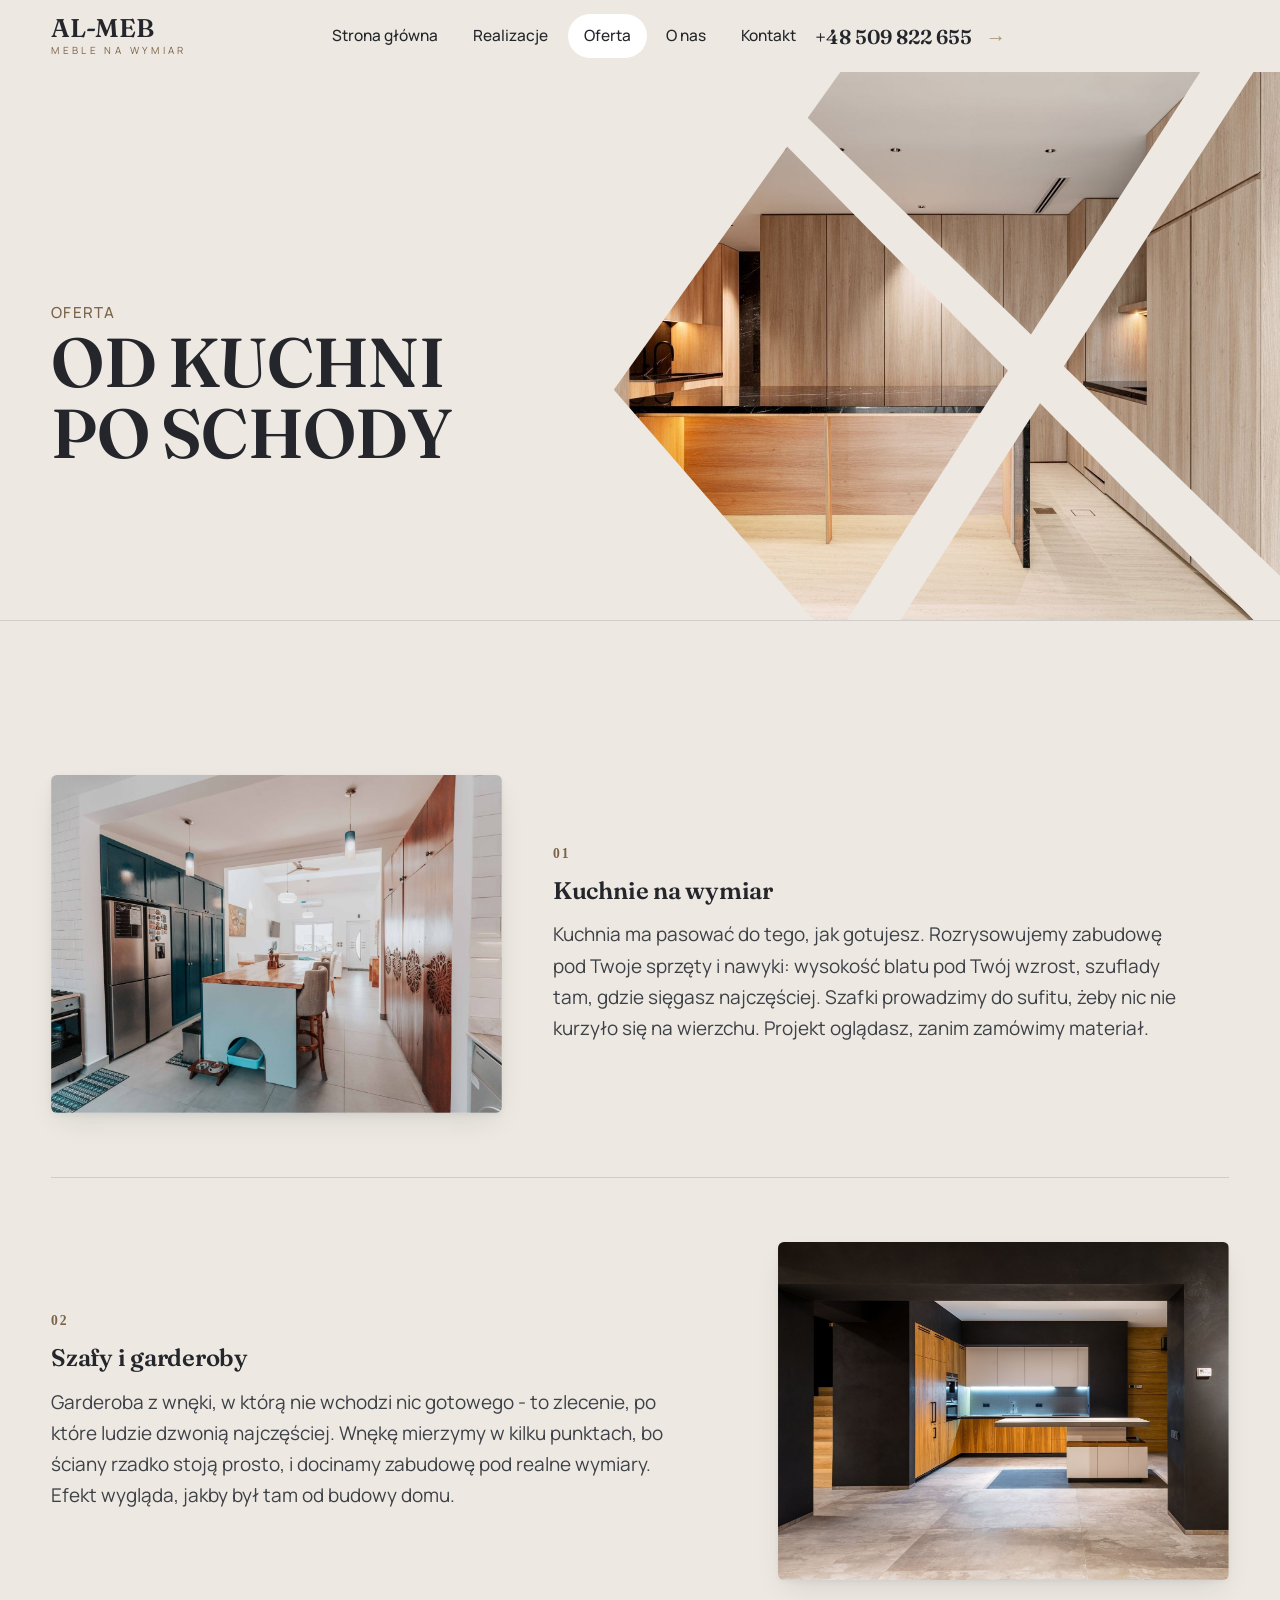
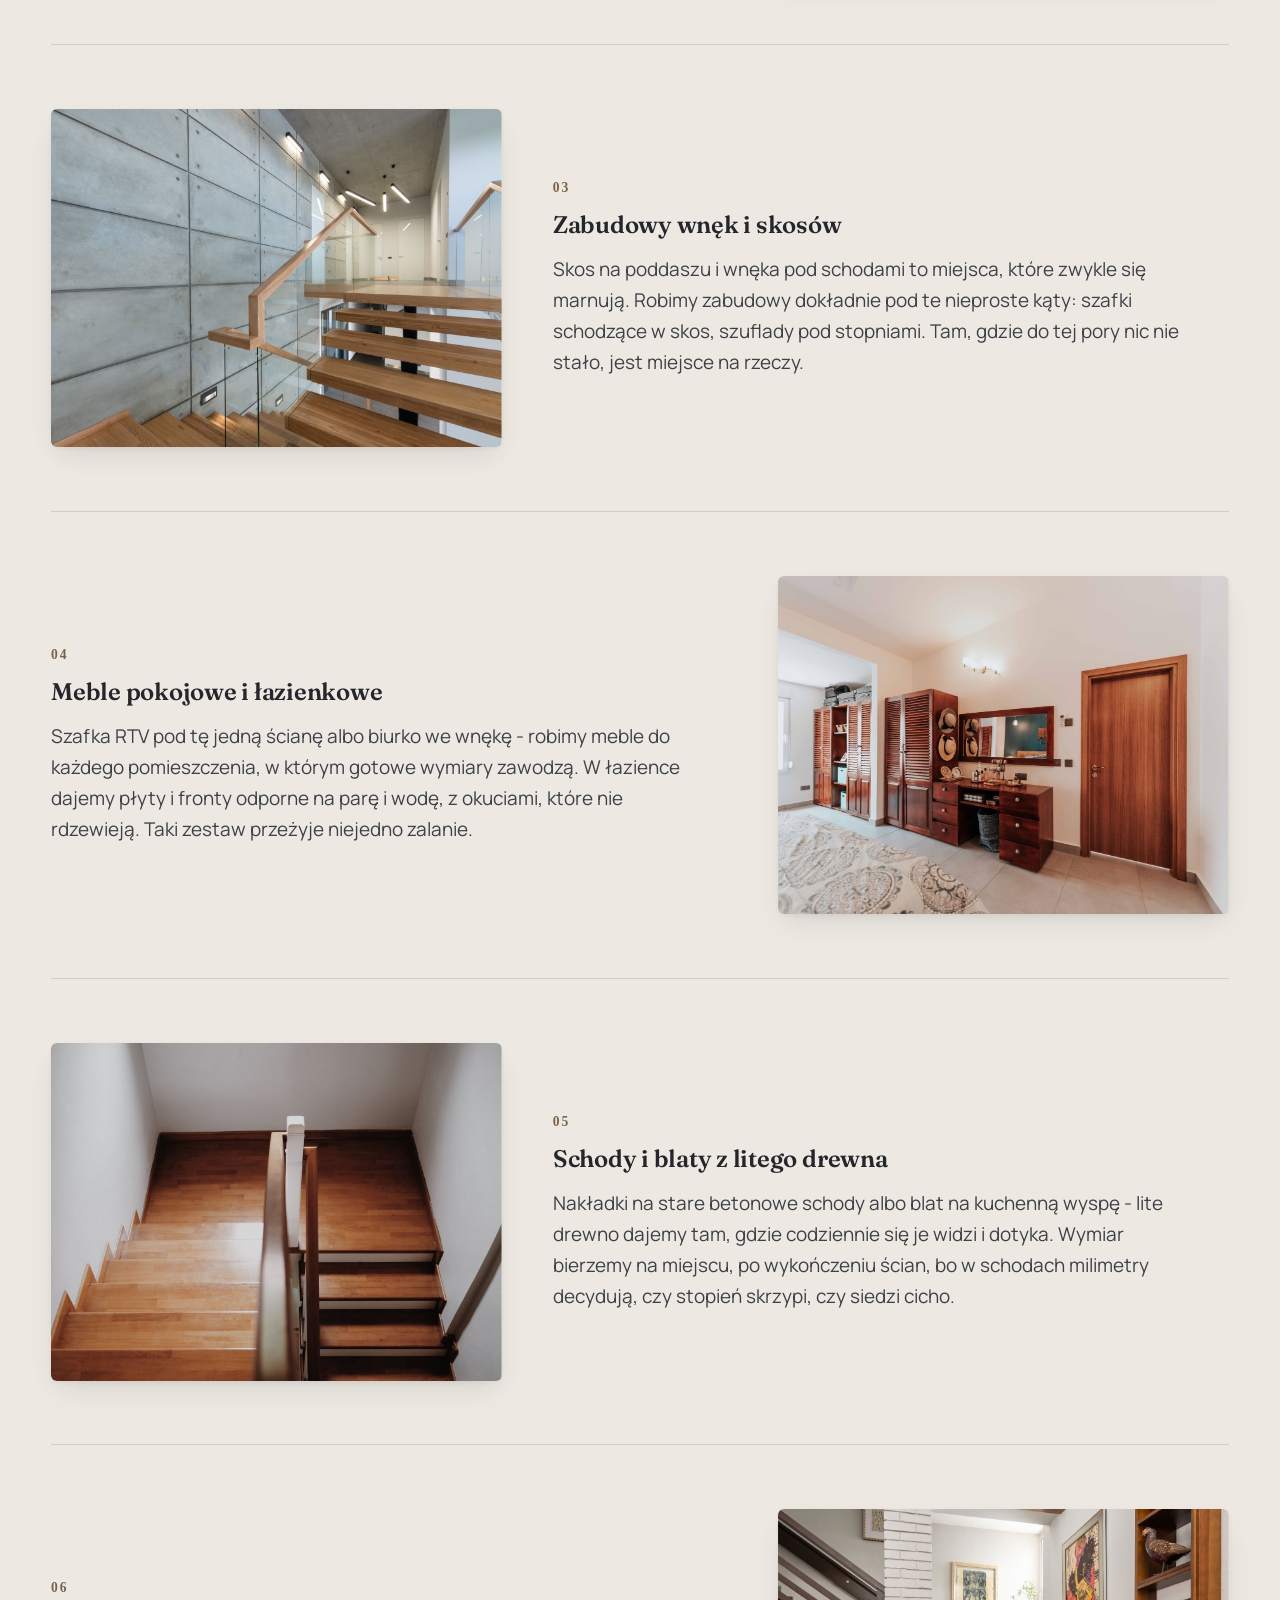
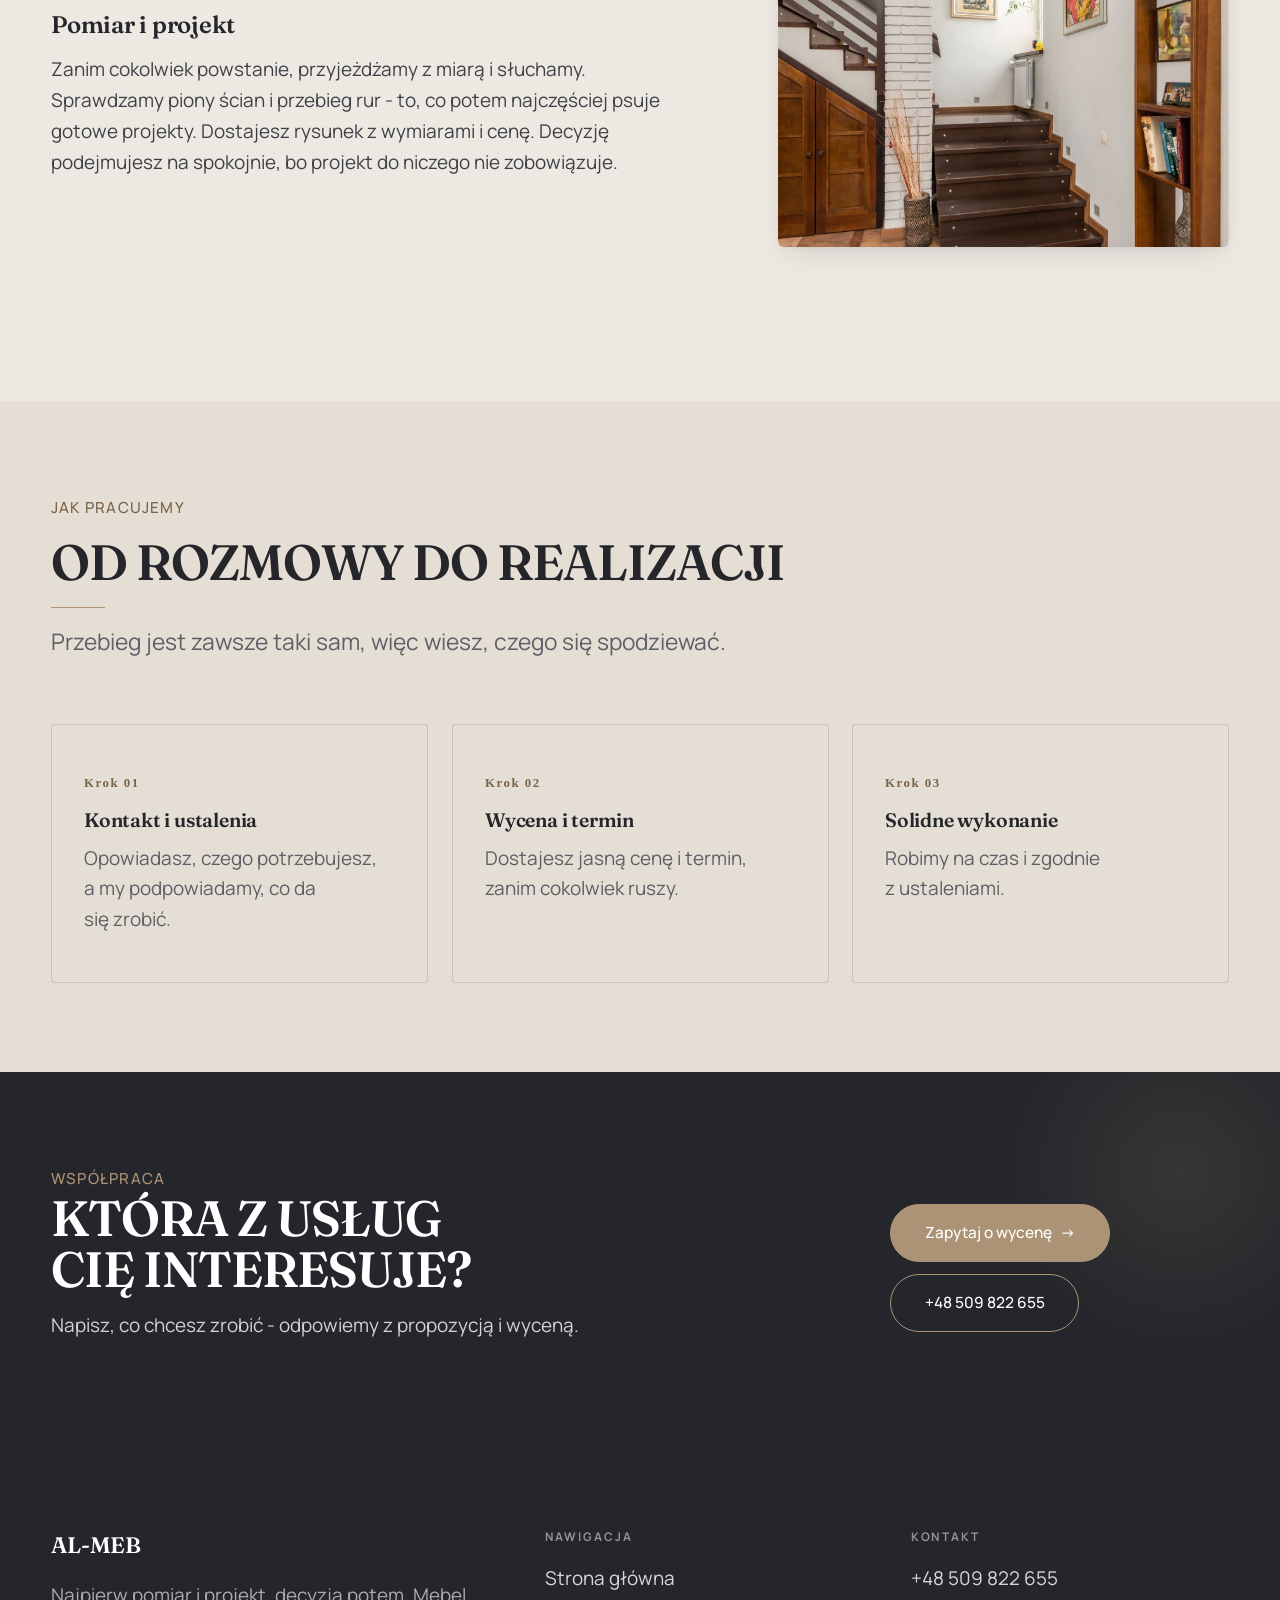
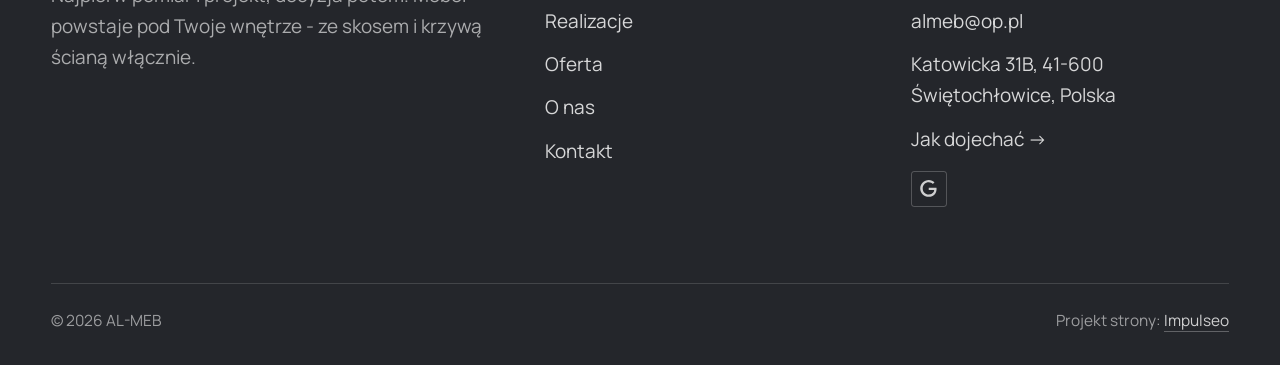
<file: oferta.html>
<!DOCTYPE html>
<html lang="pl">
<head>
<meta charset="UTF-8">
<meta name="viewport" content="width=device-width, initial-scale=1.0">
<title>Oferta - AL-MEB</title>
<meta name="description" content="Meble na wymiar w Świętochłowicach: kuchnie, szafy i zabudowy pod Twoje wnętrze. Pomiar i projekt, jedna cena, montaż na miejscu. Zadzwoń: +48 509 822 655.">
<link rel="canonical" href="https://impulseo-pl.github.io/al-meb/oferta.html">
<meta name="robots" content="noindex, nofollow">
<meta property="og:type" content="website">
<meta property="og:locale" content="pl_PL">
<meta property="og:site_name" content="AL-MEB">
<meta property="og:title" content="Oferta - AL-MEB">
<meta property="og:description" content="Meble na wymiar w Świętochłowicach: kuchnie, szafy i zabudowy pod Twoje wnętrze. Pomiar i projekt, jedna cena, montaż na miejscu. Zadzwoń: +48 509 822 655.">
<meta property="og:url" content="https://impulseo-pl.github.io/al-meb/oferta.html">
<meta property="og:image" content="https://impulseo-pl.github.io/al-meb/img/og.jpg">
<meta property="og:image:width" content="1200">
<meta property="og:image:height" content="630">
<meta name="twitter:card" content="summary_large_image">
<link rel="preconnect" href="https://fonts.googleapis.com">
<link rel="preconnect" href="https://fonts.gstatic.com" crossorigin>
<link href="https://fonts.googleapis.com/css2?family=Fraunces:opsz,wght@9..144,500;9..144,600&family=Manrope:wght@400;500;600&display=swap" rel="stylesheet">
<link rel="preconnect" href="https://api.fontshare.com" crossorigin>
<link href="https://api.fontshare.com/v2/css?f[]=satoshi@400,500,700&display=swap" rel="stylesheet">
<link rel="stylesheet" href="assets/styles.css?v=cf8c71d1">
<link rel="stylesheet" href="assets/klind.css?v=1">
</head>
<body>

<header class="nav">
  <div class="wrap nav-inner">
    <a class="brand" href="index.html"><span class="name">AL-MEB</span><span class="sub">Meble na wymiar</span></a>
    <nav class="nav-links">
      <a href="index.html">Strona główna</a>
      <a href="realizacje.html">Realizacje</a>
      <a href="oferta.html" class="active" aria-current="page">Oferta</a>
      <a href="o-nas.html">O nas</a>
      <a href="kontakt.html">Kontakt</a>
      <a href="tel:+48509822655" class="btn btn-accent nav-tel">+48 509 822 655<span class="arr">→</span></a>
    </nav>
    <button class="nav-toggle" aria-label="Menu"><span></span><span></span><span></span></button>
  </div>
</header>

<main>
<section class="pagehead">
  <img src="img/g5.jpg" alt="AL-MEB - Od kuchni po schody" width="1600" height="1066" decoding="async">
  <div class="wrap">
    <span class="eyebrow">Oferta</span>
    <h1>Od kuchni po schody</h1>
  </div>
</section>
<section>
  <div class="wrap">
    <div class="svc-row reveal">
      <div class="svc-row-art"><img src="img/g12.jpg" alt="Kuchnie na wymiar" loading="lazy" width="1600" height="1067" decoding="async"></div>
      <div>
        <span class="num">01</span>
        <h3>Kuchnie na wymiar</h3>
        <p class="muted">Kuchnia ma pasować do tego, jak gotujesz. Rozrysowujemy zabudowę pod Twoje sprzęty i nawyki: wysokość blatu pod Twój wzrost, szuflady tam, gdzie sięgasz najczęściej. Szafki prowadzimy do sufitu, żeby nic nie kurzyło się na wierzchu. Projekt oglądasz, zanim zamówimy materiał.</p>
      </div>
    </div>
    <div class="svc-row rev reveal">
      <div class="svc-row-art"><img src="img/about.jpg" alt="Szafy i garderoby" loading="lazy" width="1600" height="1285" decoding="async"></div>
      <div>
        <span class="num">02</span>
        <h3>Szafy i garderoby</h3>
        <p class="muted">Garderoba z wnęki, w którą nie wchodzi nic gotowego - to zlecenie, po które ludzie dzwonią najczęściej. Wnękę mierzymy w kilku punktach, bo ściany rzadko stoją prosto, i docinamy zabudowę pod realne wymiary. Efekt wygląda, jakby był tam od budowy domu.</p>
      </div>
    </div>
    <div class="svc-row reveal">
      <div class="svc-row-art"><img src="img/g1.jpg" alt="Zabudowy wnęk i skosów" loading="lazy" width="1600" height="1068" decoding="async"></div>
      <div>
        <span class="num">03</span>
        <h3>Zabudowy wnęk i skosów</h3>
        <p class="muted">Skos na poddaszu i wnęka pod schodami to miejsca, które zwykle się marnują. Robimy zabudowy dokładnie pod te nieproste kąty: szafki schodzące w skos, szuflady pod stopniami. Tam, gdzie do tej pory nic nie stało, jest miejsce na rzeczy.</p>
      </div>
    </div>
    <div class="svc-row rev reveal">
      <div class="svc-row-art"><img src="img/g2.jpg" alt="Meble pokojowe i łazienkowe" loading="lazy" width="1600" height="1067" decoding="async"></div>
      <div>
        <span class="num">04</span>
        <h3>Meble pokojowe i łazienkowe</h3>
        <p class="muted">Szafka RTV pod tę jedną ścianę albo biurko we wnękę - robimy meble do każdego pomieszczenia, w którym gotowe wymiary zawodzą. W łazience dajemy płyty i fronty odporne na parę i wodę, z okuciami, które nie rdzewieją. Taki zestaw przeżyje niejedno zalanie.</p>
      </div>
    </div>
    <div class="svc-row reveal">
      <div class="svc-row-art"><img src="img/g3.jpg" alt="Schody i blaty z litego drewna" loading="lazy" width="1600" height="1066" decoding="async"></div>
      <div>
        <span class="num">05</span>
        <h3>Schody i blaty z litego drewna</h3>
        <p class="muted">Nakładki na stare betonowe schody albo blat na kuchenną wyspę - lite drewno dajemy tam, gdzie codziennie się je widzi i dotyka. Wymiar bierzemy na miejscu, po wykończeniu ścian, bo w schodach milimetry decydują, czy stopień skrzypi, czy siedzi cicho.</p>
      </div>
    </div>
    <div class="svc-row rev reveal">
      <div class="svc-row-art"><img src="img/g4.jpg" alt="Pomiar i projekt" loading="lazy" width="1600" height="1068" decoding="async"></div>
      <div>
        <span class="num">06</span>
        <h3>Pomiar i projekt</h3>
        <p class="muted">Zanim cokolwiek powstanie, przyjeżdżamy z miarą i słuchamy. Sprawdzamy piony ścian i przebieg rur - to, co potem najczęściej psuje gotowe projekty. Dostajesz rysunek z wymiarami i cenę. Decyzję podejmujesz na spokojnie, bo projekt do niczego nie zobowiązuje.</p>
      </div>
    </div>
  </div>
</section>
<section class="trust">
  <div class="wrap">
    <div class="head reveal">
      <span class="eyebrow">Jak pracujemy</span>
      <h2>Od rozmowy do realizacji</h2>
      <p>Przebieg jest zawsze taki sam, więc wiesz, czego się spodziewać.</p>
    </div>
    <div class="svc-grid">
      <div class="svc reveal"><div class="ic">Krok 01</div><h3>Kontakt i ustalenia</h3><p>Opowiadasz, czego potrzebujesz, a my podpowiadamy, co da się zrobić.</p></div>
      <div class="svc reveal"><div class="ic">Krok 02</div><h3>Wycena i termin</h3><p>Dostajesz jasną cenę i termin, zanim cokolwiek ruszy.</p></div>
      <div class="svc reveal"><div class="ic">Krok 03</div><h3>Solidne wykonanie</h3><p>Robimy na czas i zgodnie z ustaleniami.</p></div>
    </div>
  </div>
</section>
<section class="cta">
  <div class="wrap">
    <div class="reveal">
      <span class="eyebrow">Współpraca</span>
      <h2>Która z usług Cię interesuje?</h2>
      <p>Napisz, co chcesz zrobić - odpowiemy z propozycją i wyceną.</p>
    </div>
    <div class="cta-actions reveal">
      <a href="kontakt.html" class="btn btn-light">Zapytaj o wycenę <span class="arr">→</span></a>
      <a href="tel:+48509822655" class="btn btn-ghost btn-ghost-cta">+48 509 822 655</a>
    </div>
  </div>
</section>
</main>

<footer>
  <div class="wrap">
    <div class="foot-grid">
      <div class="foot-brand">
        <div class="name">AL-MEB</div>
        <p>Najpierw pomiar i projekt, decyzja potem. Mebel powstaje pod Twoje wnętrze - ze skosem i krzywą ścianą włącznie.</p>
      </div>
      <div class="foot-col">
        <h4>Nawigacja</h4>
        <a href="index.html">Strona główna</a>
        <a href="realizacje.html">Realizacje</a>
        <a href="oferta.html">Oferta</a>
        <a href="o-nas.html">O nas</a>
        <a href="kontakt.html">Kontakt</a>
      </div>
      <div class="foot-col">
        <h4>Kontakt</h4>
        <a href="tel:+48509822655">+48 509 822 655</a>
        <a href="mailto:almeb@op.pl">almeb@op.pl</a>
        <p>Katowicka 31B, 41-600 Świętochłowice, Polska</p>
        <a href="https://maps.google.com/?cid=12328491832283403657&g_mp=CiVnb29nbGUubWFwcy5wbGFjZXMudjEuUGxhY2VzLkdldFBsYWNlEAIYBCAA" target="_blank" rel="noopener">Jak dojechać →</a>
      <div class="foot-soc">
        <a class="soc" href="https://maps.google.com/?cid=12328491832283403657&g_mp=CiVnb29nbGUubWFwcy5wbGFjZXMudjEuUGxhY2VzLkdldFBsYWNlEAIYBCAA" target="_blank" rel="noopener" aria-label="Google - AL-MEB"><svg viewBox="0 0 24 24" aria-hidden="true" focusable="false"><path d="M12.48 10.92v3.28h7.84c-.24 1.84-.853 3.187-1.787 4.133-1.147 1.147-2.933 2.4-6.053 2.4-4.827 0-8.6-3.893-8.6-8.72s3.773-8.72 8.6-8.72c2.6 0 4.507 1.027 5.907 2.347l2.307-2.307C18.747 1.44 16.133 0 12.48 0 5.867 0 .307 5.387.307 12s5.56 12 12.173 12c3.573 0 6.267-1.173 8.373-3.36 2.16-2.16 2.84-5.213 2.84-7.667 0-.76-.053-1.467-.173-2.053H12.48z" fill="currentColor"/></svg></a>
      </div>
      </div>
    </div>
    <div class="foot-bot">
      <span>© 2026 AL-MEB</span>
      <span>Projekt strony: <a class="foot-credit" href="https://impulseo.pl" target="_blank" rel="noopener">Impulseo</a></span>
    </div>
  </div>
</footer>
<div class="sticky-reserve"><a class="sr-book" href="kontakt.html">Zapytaj o wycenę</a><a class="sr-call" href="tel:+48509822655" aria-label="Zadzwoń"><svg class="ico-tel" width="16" height="16" viewBox="0 0 24 24" fill="none" aria-hidden="true"><path d="M6.6 10.8a15.5 15.5 0 0 0 6.6 6.6l2.2-2.2a1 1 0 0 1 1-.24 11.4 11.4 0 0 0 3.6.58 1 1 0 0 1 1 1V20a1 1 0 0 1-1 1A17 17 0 0 1 3 4a1 1 0 0 1 1-1h3.5a1 1 0 0 1 1 1c0 1.25.2 2.46.58 3.6a1 1 0 0 1-.25 1l-2.23 2.2Z" fill="currentColor"/></svg></a></div>
<div class="demo-wazne" data-do="2026-10-27" data-cykl="3" hidden><svg class="dw-ico" width="13" height="13" viewBox="0 0 24 24" fill="none" aria-hidden="true"><circle cx="12" cy="12" r="8.6" stroke="currentColor" stroke-width="1.8"/><path d="M12 7.2V12l3.3 2" stroke="currentColor" stroke-width="1.8" stroke-linecap="round"/></svg><span class="dw-txt"></span></div>

<script src="assets/main.js"></script>
</body>
</html>
</file>
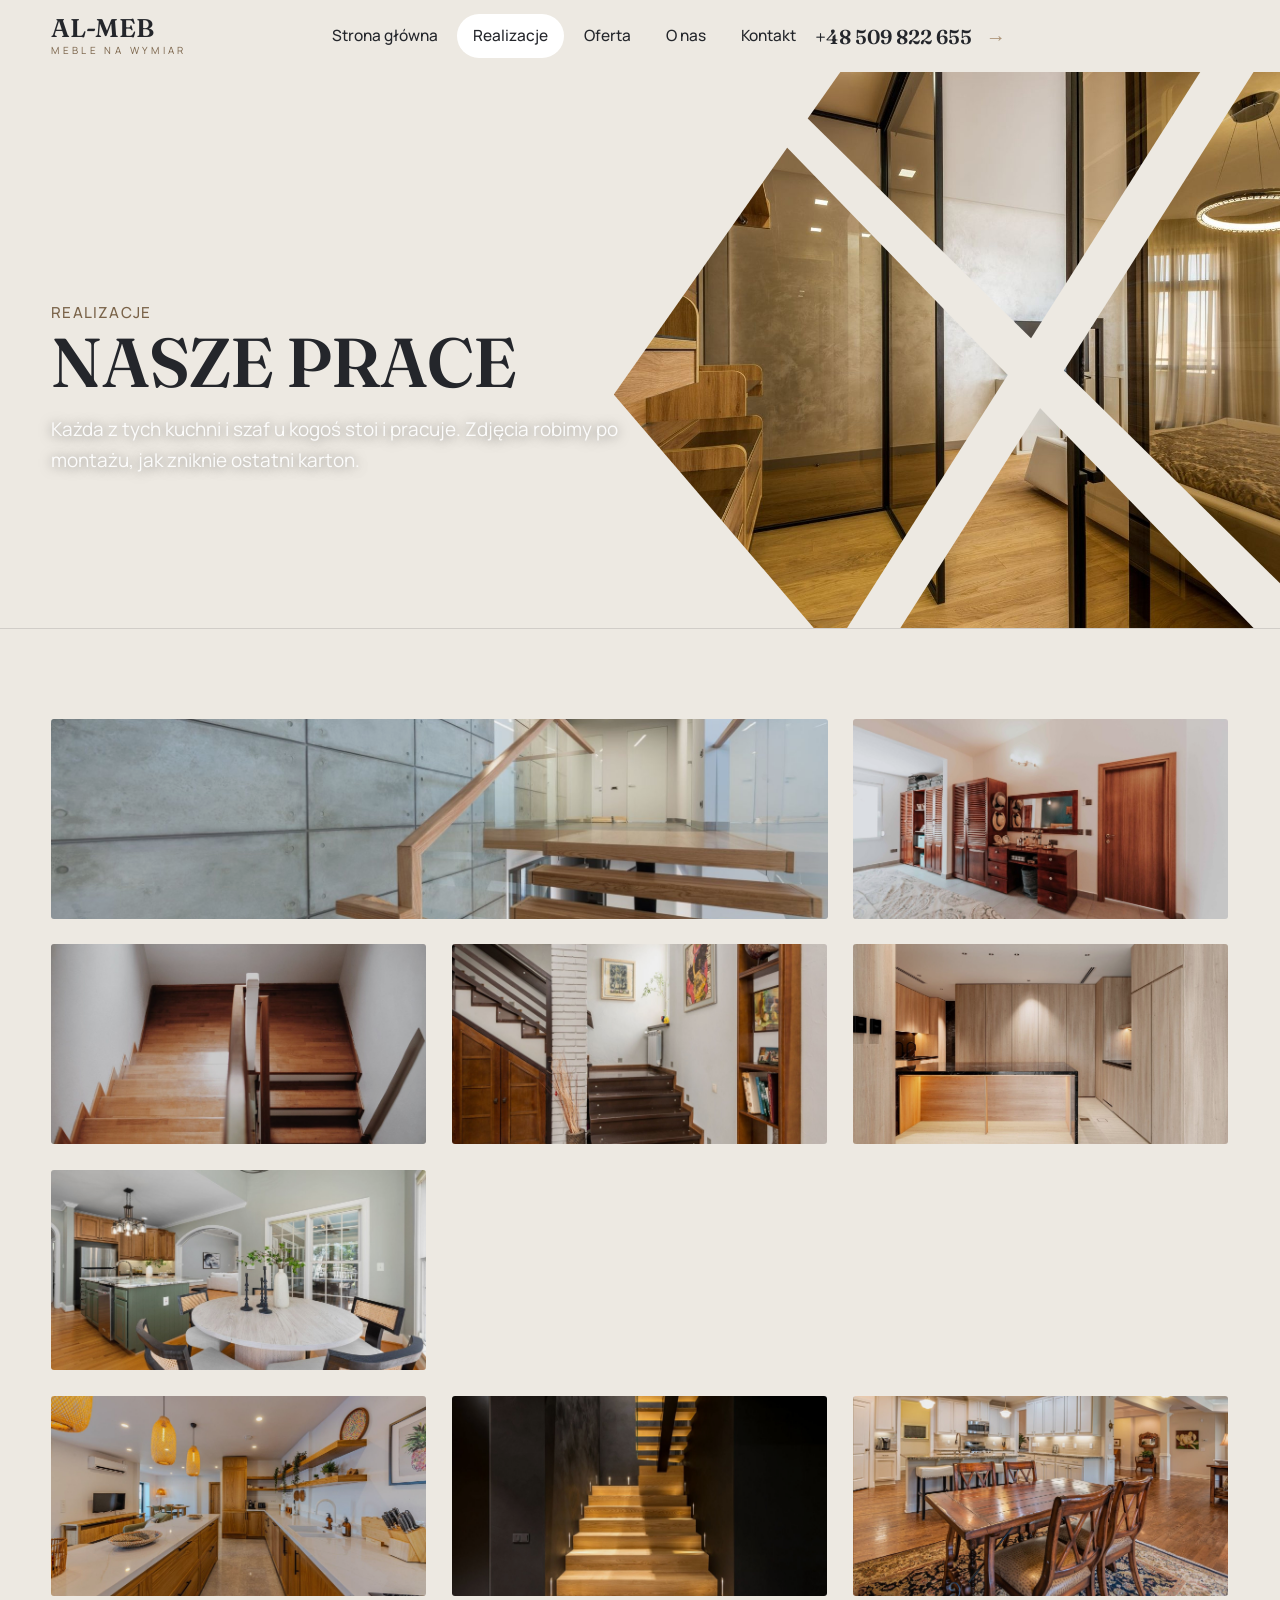
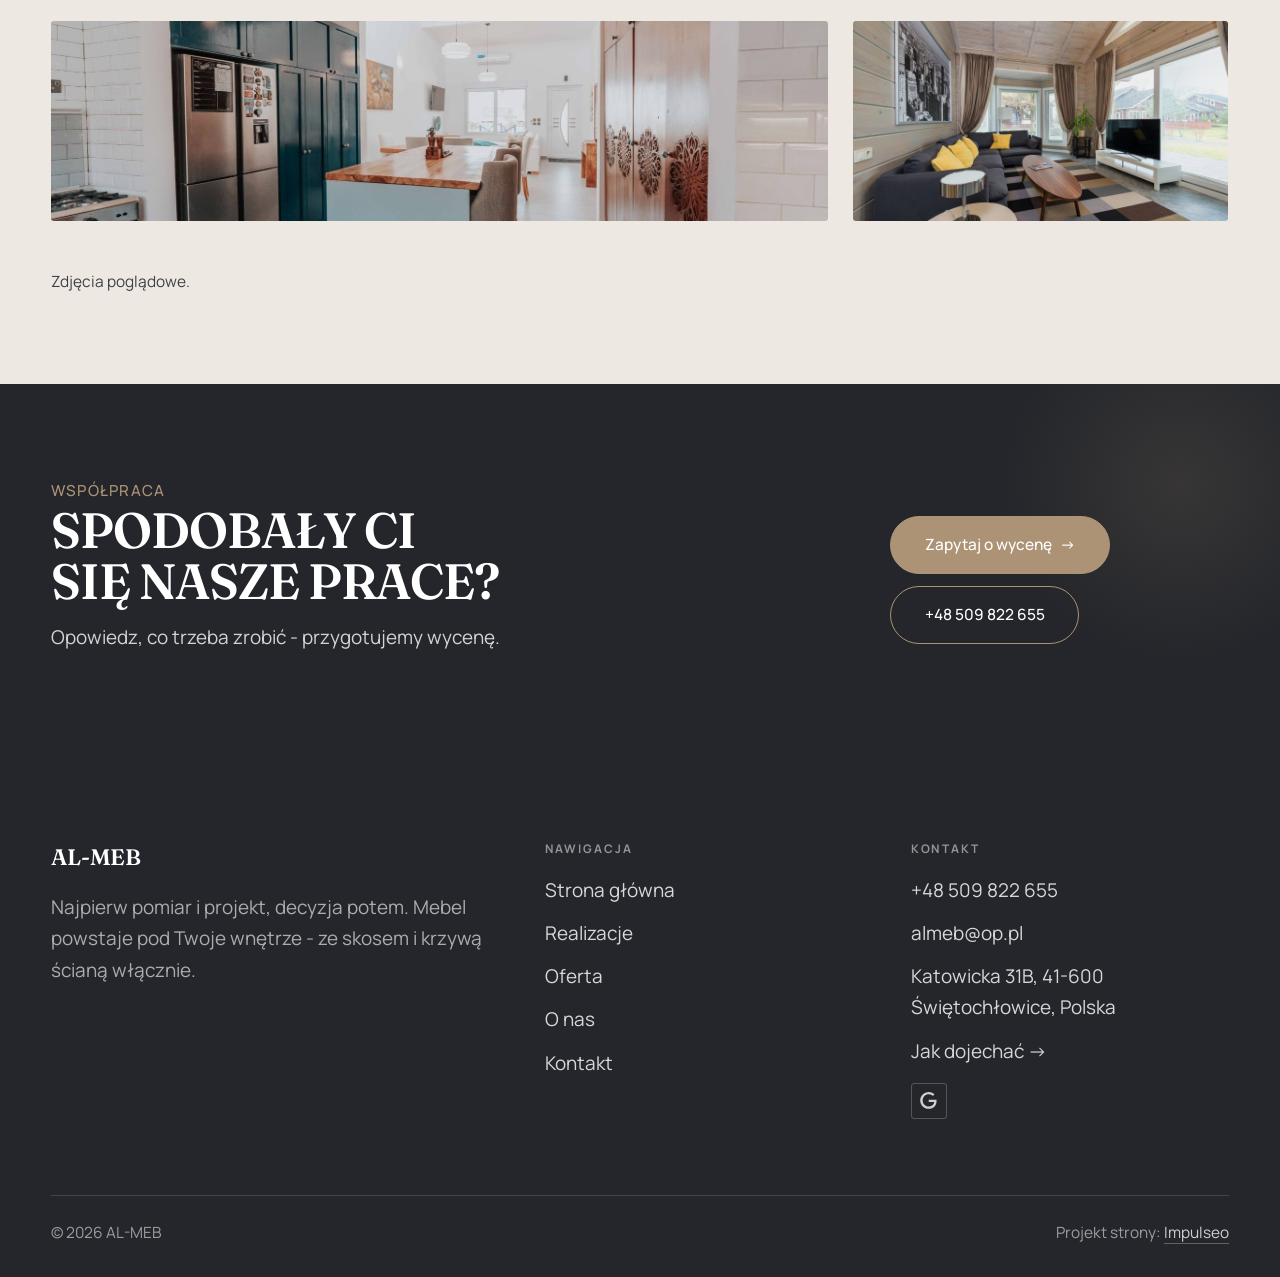
<file: realizacje.html>
<!DOCTYPE html>
<html lang="pl">
<head>
<meta charset="UTF-8">
<meta name="viewport" content="width=device-width, initial-scale=1.0">
<title>Realizacje - AL-MEB</title>
<meta name="description" content="Realizacje AL-MEB: Kuchnia na wymiar, Szafa wnękowa, Garderoba, Zabudowa pod skosem, Blat z litego drewna">
<link rel="canonical" href="https://impulseo-pl.github.io/al-meb/realizacje.html">
<meta name="robots" content="noindex, nofollow">
<meta property="og:type" content="website">
<meta property="og:locale" content="pl_PL">
<meta property="og:site_name" content="AL-MEB">
<meta property="og:title" content="Realizacje - AL-MEB">
<meta property="og:description" content="Realizacje AL-MEB: Kuchnia na wymiar, Szafa wnękowa, Garderoba, Zabudowa pod skosem, Blat z litego drewna">
<meta property="og:url" content="https://impulseo-pl.github.io/al-meb/realizacje.html">
<meta property="og:image" content="https://impulseo-pl.github.io/al-meb/img/og.jpg">
<meta property="og:image:width" content="1200">
<meta property="og:image:height" content="630">
<meta name="twitter:card" content="summary_large_image">
<link rel="preconnect" href="https://fonts.googleapis.com">
<link rel="preconnect" href="https://fonts.gstatic.com" crossorigin>
<link href="https://fonts.googleapis.com/css2?family=Fraunces:opsz,wght@9..144,500;9..144,600&family=Manrope:wght@400;500;600&display=swap" rel="stylesheet">
<link rel="preconnect" href="https://api.fontshare.com" crossorigin>
<link href="https://api.fontshare.com/v2/css?f[]=satoshi@400,500,700&display=swap" rel="stylesheet">
<link rel="stylesheet" href="assets/styles.css?v=cf8c71d1">
<link rel="stylesheet" href="assets/klind.css?v=1">
</head>
<body>

<header class="nav">
  <div class="wrap nav-inner">
    <a class="brand" href="index.html"><span class="name">AL-MEB</span><span class="sub">Meble na wymiar</span></a>
    <nav class="nav-links">
      <a href="index.html">Strona główna</a>
      <a href="realizacje.html" class="active" aria-current="page">Realizacje</a>
      <a href="oferta.html">Oferta</a>
      <a href="o-nas.html">O nas</a>
      <a href="kontakt.html">Kontakt</a>
      <a href="tel:+48509822655" class="btn btn-accent nav-tel">+48 509 822 655<span class="arr">→</span></a>
    </nav>
    <button class="nav-toggle" aria-label="Menu"><span></span><span></span><span></span></button>
  </div>
</header>

<main>
<section class="pagehead">
  <img src="img/g11.jpg" alt="AL-MEB - Nasze prace" width="1600" height="1068" decoding="async">
  <div class="wrap">
    <span class="eyebrow">Realizacje</span>
    <h1>Nasze prace</h1>
    <p>Każda z tych kuchni i szaf u kogoś stoi i pracuje. Zdjęcia robimy po montażu, jak zniknie ostatni karton.</p>
  </div>
</section>
<section>
  <div class="wrap">
    <div class="gallery">
      <div class="tile t-two3 reveal"><img src="img/g1.jpg" alt="AL-MEB" loading="lazy" width="1600" height="1068" decoding="async"></div>
      <div class="tile t-third reveal"><img src="img/g2.jpg" alt="AL-MEB" loading="lazy" width="1600" height="1067" decoding="async"></div>
      <div class="tile t-third reveal"><img src="img/g3.jpg" alt="AL-MEB" loading="lazy" width="1600" height="1066" decoding="async"></div>
      <div class="tile t-third reveal"><img src="img/g4.jpg" alt="AL-MEB" loading="lazy" width="1600" height="1068" decoding="async"></div>
      <div class="tile t-third reveal"><img src="img/g5.jpg" alt="AL-MEB" loading="lazy" width="1600" height="1066" decoding="async"></div>
      <div class="tile t-third reveal"><img src="img/g6.jpg" alt="AL-MEB" loading="lazy" width="1600" height="1066" decoding="async"></div>
      <div class="tile t-two3 reveal"><img src="img/g7.jpg" alt="AL-MEB" loading="lazy" width="1600" height="1068" decoding="async"></div>
      <div class="tile t-third reveal"><img src="img/g8.jpg" alt="AL-MEB" loading="lazy" width="1600" height="1066" decoding="async"></div>
      <div class="tile t-third reveal"><img src="img/g9.jpg" alt="AL-MEB" loading="lazy" width="1600" height="1068" decoding="async"></div>
      <div class="tile t-third reveal"><img src="img/g10.jpg" alt="AL-MEB" loading="lazy" width="1600" height="1066" decoding="async"></div>
      <div class="tile t-two3 reveal"><img src="img/g12.jpg" alt="AL-MEB" loading="lazy" width="1600" height="1067" decoding="async"></div>
      <div class="tile t-third reveal"><img src="img/g13.jpg" alt="AL-MEB" loading="lazy" width="1600" height="1068" decoding="async"></div>
    </div>
    <p class="muted reveal" style="margin-top:var(--space-7);font-size:var(--text-sm);max-width:62ch">Zdjęcia poglądowe.</p>
  </div>
</section>
<section class="cta">
  <div class="wrap">
    <div class="reveal">
      <span class="eyebrow">Współpraca</span>
      <h2>Spodobały Ci się nasze prace?</h2>
      <p>Opowiedz, co trzeba zrobić - przygotujemy wycenę.</p>
    </div>
    <div class="cta-actions reveal">
      <a href="kontakt.html" class="btn btn-light">Zapytaj o wycenę <span class="arr">→</span></a>
      <a href="tel:+48509822655" class="btn btn-ghost btn-ghost-cta">+48 509 822 655</a>
    </div>
  </div>
</section>
</main>

<footer>
  <div class="wrap">
    <div class="foot-grid">
      <div class="foot-brand">
        <div class="name">AL-MEB</div>
        <p>Najpierw pomiar i projekt, decyzja potem. Mebel powstaje pod Twoje wnętrze - ze skosem i krzywą ścianą włącznie.</p>
      </div>
      <div class="foot-col">
        <h4>Nawigacja</h4>
        <a href="index.html">Strona główna</a>
        <a href="realizacje.html">Realizacje</a>
        <a href="oferta.html">Oferta</a>
        <a href="o-nas.html">O nas</a>
        <a href="kontakt.html">Kontakt</a>
      </div>
      <div class="foot-col">
        <h4>Kontakt</h4>
        <a href="tel:+48509822655">+48 509 822 655</a>
        <a href="mailto:almeb@op.pl">almeb@op.pl</a>
        <p>Katowicka 31B, 41-600 Świętochłowice, Polska</p>
        <a href="https://maps.google.com/?cid=12328491832283403657&g_mp=CiVnb29nbGUubWFwcy5wbGFjZXMudjEuUGxhY2VzLkdldFBsYWNlEAIYBCAA" target="_blank" rel="noopener">Jak dojechać →</a>
      <div class="foot-soc">
        <a class="soc" href="https://maps.google.com/?cid=12328491832283403657&g_mp=CiVnb29nbGUubWFwcy5wbGFjZXMudjEuUGxhY2VzLkdldFBsYWNlEAIYBCAA" target="_blank" rel="noopener" aria-label="Google - AL-MEB"><svg viewBox="0 0 24 24" aria-hidden="true" focusable="false"><path d="M12.48 10.92v3.28h7.84c-.24 1.84-.853 3.187-1.787 4.133-1.147 1.147-2.933 2.4-6.053 2.4-4.827 0-8.6-3.893-8.6-8.72s3.773-8.72 8.6-8.72c2.6 0 4.507 1.027 5.907 2.347l2.307-2.307C18.747 1.44 16.133 0 12.48 0 5.867 0 .307 5.387.307 12s5.56 12 12.173 12c3.573 0 6.267-1.173 8.373-3.36 2.16-2.16 2.84-5.213 2.84-7.667 0-.76-.053-1.467-.173-2.053H12.48z" fill="currentColor"/></svg></a>
      </div>
      </div>
    </div>
    <div class="foot-bot">
      <span>© 2026 AL-MEB</span>
      <span>Projekt strony: <a class="foot-credit" href="https://impulseo.pl" target="_blank" rel="noopener">Impulseo</a></span>
    </div>
  </div>
</footer>
<div class="sticky-reserve"><a class="sr-book" href="kontakt.html">Zapytaj o wycenę</a><a class="sr-call" href="tel:+48509822655" aria-label="Zadzwoń"><svg class="ico-tel" width="16" height="16" viewBox="0 0 24 24" fill="none" aria-hidden="true"><path d="M6.6 10.8a15.5 15.5 0 0 0 6.6 6.6l2.2-2.2a1 1 0 0 1 1-.24 11.4 11.4 0 0 0 3.6.58 1 1 0 0 1 1 1V20a1 1 0 0 1-1 1A17 17 0 0 1 3 4a1 1 0 0 1 1-1h3.5a1 1 0 0 1 1 1c0 1.25.2 2.46.58 3.6a1 1 0 0 1-.25 1l-2.23 2.2Z" fill="currentColor"/></svg></a></div>
<div class="demo-wazne" data-do="2026-10-27" data-cykl="3" hidden><svg class="dw-ico" width="13" height="13" viewBox="0 0 24 24" fill="none" aria-hidden="true"><circle cx="12" cy="12" r="8.6" stroke="currentColor" stroke-width="1.8"/><path d="M12 7.2V12l3.3 2" stroke="currentColor" stroke-width="1.8" stroke-linecap="round"/></svg><span class="dw-txt"></span></div>

<script src="assets/main.js"></script>
</body>
</html>
</file>
<file: assets/styles.css>
/* ============================================================
   STOLBASZ — premium, architektoniczny B2B fit-out
   Jasna paleta, zero brązu. System wg premium-web-craft.
   Projekt strony: Impulseo (impulseo.pl)
   ============================================================ */

:root{
  /* PALETA — jasna, architektoniczna, chłodna */
  --paper:#F3F1EC;          /* główne tło */
  --paper-2:#E6E3DB;        /* sekcje alternatywne (chłodny jasny szary) */
  --paper-3:#E6E3DB;        /* delikatne wypełnienia */
  --ink:#23211E;            /* tekst główny — chłodny grafit */
  --ink-soft:#43403A;       /* nagłówki drugorzędne */
  --muted:#87837A;          /* tekst poboczny */
  --line:rgba(35,33,30,.12);/* hairline */
  --accent:#8A6B3C;         /* stonowany petrol-slate — jedyny akcent */
  --accent-d:#6E5430;
  --accent-soft:rgba(138,107,60,.10);
  --dark:#23211E;           /* sekcje ciemne (stopka/CTA) */

  /* HOVER ZDJĘĆ — JEDEN standard dla całego silnika (decyzja K. 04.08.2026, artefakt z wariantami).
     AKTUALNE (K.+Szymon 09.08.2026, wybór z artefaktu 6 wariantów): zoom 1.05 przy 1.4s -
     przy tak długim czasie mocniejszy kadr NIE skacze, tylko „oddycha". Poprzedni standard
     (1.02 / .55s z 04.08) odbierany jako dynamiczny i szybki.
     Spoczynek lekko przygaszony, ale TYLKO tam, gdzie jest mysz (@media hover:hover) —
     na telefonie zdjęcia zostają w pełnej jasności. */
  --img-zoom:1.05;                   /* K.+Szymon 09.08: wariant F z artefaktu porównawczego */
  --img-rest:brightness(.95) saturate(.99);
  --img-hot:brightness(1.06) saturate(1.05);
  --img-dur:1.4s;                    /* K.+Szymon 09.08 (wariant F): powoli = elegancko */
  --img-ease:cubic-bezier(.16,.84,.44,1);  /* miękki ogon, efekt „oddychania" */

  /* ODSTĘPY — skala 4/8 */
  --space-1:4px; --space-2:8px; --space-3:12px; --space-4:16px; --space-5:24px;
  --space-6:32px; --space-7:48px; --space-8:64px; --space-9:96px; --space-10:128px;

  /* TYPOGRAFIA — fluid clamp() (skala podbita 16.07.2026: większe, czytelniejsze litery — uwaga Adama) */
  --text-sm:clamp(.9rem,.87rem + .12vw,1rem);
  --text-base:clamp(1.08rem,1.04rem + .18vw,1.2rem);
  --text-lg:clamp(1.24rem,1.15rem + .34vw,1.44rem);
  --text-h3:clamp(1.34rem,1.22rem + .55vw,1.66rem);
  --text-h2:clamp(2.1rem,1.66rem + 2.1vw,3.1rem);
  --text-h1:clamp(2.9rem,2.1rem + 4vw,5.1rem);

  /* PROMIENIE — architektoniczne, raczej ostre */
  --r-sm:3px; --r-md:6px; --r-lg:10px;

  /* RUCH */
  --ease:cubic-bezier(.25,.46,.45,.94); --dur:.24s;

  /* CIENIE — miękkie, warstwowe */
  --sh-sm:0 1px 2px rgba(16,24,32,.04), 0 2px 8px rgba(16,24,32,.05);
  --sh-md:0 2px 6px rgba(16,24,32,.05), 0 12px 28px -8px rgba(16,24,32,.12);
  --sh-lg:0 6px 14px rgba(16,24,32,.07), 0 26px 56px -18px rgba(16,24,32,.22);

  --hairline:1px solid var(--line);

  --font-display:'Lora',serif;
  --font-body:'Manrope',sans-serif;
}

*{box-sizing:border-box;margin:0;padding:0}
html{scroll-behavior:smooth}
body{
  font-family:var(--font-body);
  font-size:var(--text-base);
  line-height:1.65;
  color:var(--ink);
  background:var(--paper);
  -webkit-font-smoothing:antialiased;
  text-rendering:optimizeLegibility;
}
img{max-width:100%;height:auto;display:block}  /* height:auto = width/height z atrybutów trzyma proporcje (TOP#12) */
a{color:inherit;text-decoration:none}

.wrap{width:min(92%,1180px);margin-inline:auto}
section{padding-block:clamp(52px,6.5vw,96px)}

h1,h2,h3{font-family:var(--font-display);font-weight:700;line-height:1.08;letter-spacing:-.02em;color:var(--ink)}
h1{font-size:var(--text-h1);letter-spacing:-.035em}
h2{font-size:var(--text-h2);letter-spacing:-.025em}
h3{font-size:var(--text-h3)}
/* MIARA — długość wiersza. WCAG 2.2 SC 1.4.8: max 80 znaków; Butterick: 45–90.
   68ch daje realnie 72–78 znaków polskiego tekstu, czyli z zapasem pod granicą.
   Wcześniej limit miał TYLKO <p> — <li>, <blockquote> i <dd> nie miały żadnego,
   i to jedyny powód, dla którego 23 bloki na dwóch oddanych stronach jadą po
   83–106 znaków w wierszu (pomiar 07.08.2026, bramka `miara`).
   ⚠️ Listy i definicje ograniczamy TYLKO bez klasy: `ul`/`ol` z klasą to u nas
   układ (siatki kafli, menu), a nie tekst ciągły — tam miarę wyznacza układ. */
/* 60ch, nie 68ch (K. 10.08): po zmianie fontów na węższe kroje (DM Sans i spółka)
   w 68ch mieściło się ~90 znaków - bramka pikselowa słusznie zgłaszała przekroczenie
   granicy 80. Pomiar na żywej przeglądarce: 60ch = 90 znaków, 53ch = ~78 znaków, czyli normę WCAG 1.4.8. */
:root{ --miara:53ch }
p{max-width:min(100%,var(--miara))}
blockquote,
ul:not([class])>li, ol:not([class])>li,
dl:not([class])>dd{max-width:min(100%,var(--miara))}

/* ⚠️ Świadomie BEZ wyjątku `.tile p,.card p,.svc p{max-width:none}`, choć nasuwa się sam:
   te akapity BYŁY już ograniczone (stare `p{max-width:65ch}`), więc „wyjątek" nie odblokowałby
   niczego nowego — tylko ROZLUŹNIŁ stan sprzed zmiany na wszystkich demach naraz.
   `figcaption` żadna z reguł wyżej nie dotyczy, więc też nie potrzebuje zwolnienia. */

/* ŁAMANIE. `balance` wyrównuje długości wierszy w nagłówku, `pretty` pilnuje ostatniego
   wiersza akapitu, żeby nie został w nim jeden wyraz. Obsługiwane od Chrome 117 /
   Safari 17.5; starsze przeglądarki po prostu ignorują tę własność.
   `text-wrap:pretty` nie występowało dotąd ANI RAZ w silniku ani w repo klientów. */
h1,h2,h3,.lead,.lede{text-wrap:balance}
p,li,blockquote,dd{text-wrap:pretty}

.eyebrow{
  font-family:var(--font-body);
  font-size:var(--text-sm);
  font-weight:600;
  letter-spacing:.18em;
  text-transform:uppercase;
  color:var(--accent);
  display:inline-flex;align-items:center;gap:var(--space-3);
}
/* flex:none + margin-top = kreska trzyma się PIERWSZEJ linii. Wcześniej align-items:center
   centrowało ją względem całego bloku i przy zawinięciu (długi kicker typu
   „…WNĘTRZ · LESZNO · OD 2019") druga linia lądowała z brzydkim wcięciem. */
.eyebrow{align-items:flex-start}
.eyebrow>*,.eyebrow{text-wrap:balance}   /* dlugi kicker lamal sie na sierote typu samo „2019" w drugiej linii */
.eyebrow::before{content:"";width:28px;height:1px;background:var(--accent);display:inline-block;flex:none;margin-top:.62em}

.muted{color:var(--muted)}
.lead{font-size:var(--text-lg);line-height:1.55;color:var(--ink-soft);max-width:50ch}

/* ---------- BUTTONS ---------- */
.btn{
  display:inline-flex;align-items:center;gap:var(--space-2);
  font-weight:600;font-size:var(--text-sm);letter-spacing:.02em;
  padding:var(--space-4) var(--space-6);
  border-radius:var(--r-sm);
  transition:transform var(--dur) var(--ease),box-shadow var(--dur) var(--ease),background var(--dur) var(--ease);
  cursor:pointer;border:1px solid transparent;
}
.btn-accent{background:var(--accent);color:#fff;box-shadow:var(--sh-sm)}
.btn-accent:hover{background:var(--accent-d);transform:translateY(-2px);box-shadow:var(--sh-md)}
.btn-accent:active{transform:translateY(0);box-shadow:var(--sh-sm)}
.btn-ghost{background:transparent;color:var(--ink);border-color:var(--line)}
.btn-ghost:hover{border-color:var(--accent);color:var(--accent);transform:translateY(-2px)}
.btn-light{background:#fff;color:var(--ink);box-shadow:var(--sh-sm)}
.btn-light:hover{transform:translateY(-2px);box-shadow:var(--sh-md)}
.btn .arr{transition:transform var(--dur) var(--ease)}
.btn:hover .arr{transform:translateX(4px)}

/* ---------- NAV ---------- */
.nav{
  position:sticky;top:0;z-index:50;
  background:color-mix(in srgb,var(--paper) 88%,transparent);
  backdrop-filter:saturate(140%) blur(10px);
  border-bottom:var(--hairline);
}
.nav-inner{display:flex;align-items:center;justify-content:space-between;gap:var(--space-5);height:72px}
/* ANTY-NACHODZENIE (K. 05.08.2026): długa nazwa firmy + przycisk z pełnym numerem nie mieściły się w pasku
   i flex ściskał linki PONIŻEJ ich treści - "Kontakt" wchodził na ramkę "Zadzwoń +48 ...". Teraz ustępuje
   nazwa marki (skrót wielokropkiem), a menu i przycisk nigdy się nie kurczą ani nie zachodzą na siebie. */
.brand{display:flex;flex-direction:column;line-height:1;min-width:0;flex:0 1 auto}
.brand .name{font-family:var(--font-display);font-weight:800;font-size:1.35rem;letter-spacing:.04em;white-space:nowrap;overflow:hidden;text-overflow:ellipsis}
.brand .sub{font-size:.62rem;letter-spacing:.34em;text-transform:uppercase;color:var(--muted);margin-top:5px;white-space:nowrap;overflow:hidden;text-overflow:ellipsis}
.nav-links{display:flex;align-items:center;gap:var(--space-6);flex:0 0 auto}
.nav-links a{font-size:var(--text-sm);font-weight:500;color:var(--ink-soft);position:relative;padding-block:4px;white-space:nowrap;transition:color var(--dur) var(--ease)}
.nav-links a::after{content:"";position:absolute;left:0;bottom:0;width:0;height:1.5px;background:var(--accent);transition:width var(--dur) var(--ease)}
.nav-links a:hover,.nav-links a.active{color:var(--ink)}
.nav-links a:hover::after,.nav-links a.active::after{width:100%}
.nav-links .btn{padding:var(--space-2) var(--space-5)}
/* przyciski w nav: właściwy kolor (przebij .nav-links a) + bez podkreślenia */
.nav-links a.btn-accent{color:#fff}
.nav-links a.btn-ghost,.nav-links a.btn-light{color:var(--ink)}
/* CTA w pasku: NIE podkreślenie spod linków menu, ale ten sam przelatujący błysk,
   co na wszystkich innych przyciskach (zgłoszenie K. 13.08.2026 - „na hero jest efekt
   światła przechodzącego przez przycisk, na navbarze go nie ma, a mają być identyczne").
   Reguła `.nav-links a::after` jest silniejsza od `.btn::after`, więc trzeba jej
   geometrię wyzerować i wpisać połysk z nazwy - samo `display:none` gasiło efekt. */
.nav-links a.btn::after{
  display:block;content:"";position:absolute;inset:0;z-index:-1;pointer-events:none;
  width:auto;height:auto;border-radius:inherit;   /* kasuje geometrię podkreślenia (width:0;height:1.5px) */
  background:linear-gradient(100deg,transparent 32%,rgba(255,255,255,.20) 50%,transparent 68%);
  translate:-120% 0}
@media (prefers-reduced-motion:no-preference){
  .nav-links a.btn:hover::after{translate:120% 0;transition:translate .75s var(--mt-ease,cubic-bezier(.16,.84,.44,1))}
}
.nav-toggle{display:none;background:none;border:none;cursor:pointer;flex-direction:column;gap:5px;padding:8px}
.nav-toggle span{width:24px;height:2px;background:var(--ink);transition:var(--dur)}
/* Ciasny zakres MIĘDZY menu mobilnym a pełnym pulpitem: zbijamy odstępy i nazwę marki,
   żeby wszystko zmieściło się naturalnie, zanim w ogóle dojdzie do skracania wielokropkiem. */
@media(max-width:1280px) and (min-width:921px){
  .nav-links{gap:var(--space-4)}
  .nav-links .btn{padding:var(--space-2) var(--space-4)}
  .brand .name{font-size:1.15rem}
}

/* ---------- HERO (split) ---------- */
.hero{position:relative;overflow:hidden;border-bottom:var(--hairline)}
.hero-grid{display:grid;grid-template-columns:1.05fr .95fr;gap:clamp(24px,4vw,60px);align-items:center;
  padding-block:clamp(36px,4.5vw,64px)}
.hero-copy .eyebrow{margin-bottom:var(--space-5)}
.hero-copy h1{margin-bottom:var(--space-5)}
.hero-copy .lead{margin-bottom:var(--space-7)}
.hero-actions{display:flex;flex-wrap:wrap;gap:var(--space-4)}
.hero-art{position:relative;aspect-ratio:4/3;border-radius:var(--r-lg);overflow:hidden;box-shadow:var(--sh-lg)}
.hero-art img{width:100%;height:100%;object-fit:cover}
.hero-art::after{content:"";position:absolute;inset:0;background:linear-gradient(180deg,transparent 55%,rgba(18,24,28,.28))}
.hero-badge{position:absolute;left:var(--space-5);bottom:var(--space-5);z-index:2;
  background:rgba(252,252,251,.94);backdrop-filter:blur(4px);
  border-radius:var(--r-md);padding:var(--space-4) var(--space-5);box-shadow:var(--sh-md);max-width:78%}
.hero-badge strong{display:block;font-family:var(--font-display);font-size:1rem;letter-spacing:-.01em}
.hero-badge span{font-size:var(--text-sm);color:var(--muted)}

/* ---------- HERO duży / kinowy (strona główna) ---------- */
.hero-cine{position:relative;min-height:clamp(560px,82vh,840px);min-height:clamp(560px,82svh,840px);display:flex;align-items:center;overflow:hidden;border-bottom:var(--hairline)}
.hero-cine>img{position:absolute;inset:0;width:100%;height:100%;object-fit:cover;z-index:0}
.hero-cine::after{content:"";position:absolute;inset:0;z-index:1;
  background:linear-gradient(95deg,rgba(13,18,23,.86) 0%,rgba(13,18,23,.64) 32%,rgba(13,18,23,.24) 62%,rgba(13,18,23,.04) 100%)}
.hero-cine .wrap{position:relative;z-index:2;padding-block:var(--space-8)}
.hero-cine .hero-copy{max-width:660px}
.hero-cine .eyebrow{color:#fff;margin-bottom:var(--space-5)}
.hero-cine .eyebrow::before{background:#fff}
.hero-cine h1{color:#fff;margin-bottom:var(--space-5);font-size:clamp(2.9rem,2rem + 4.4vw,5.2rem);text-wrap:balance}
.hero-cine .lead{color:rgba(255,255,255,.92);max-width:48ch;margin-bottom:var(--space-7)}
.hero-cine .hero-actions{display:flex;flex-wrap:wrap;gap:var(--space-4)}
/* NISKIE OKNO (laptop z dokiem i paskami przeglądarki ma ~700-780 px wysokości widoku):
   H1 do 5.2rem + długi lead nie mieściły się i przyciski wypadały POD krawędź ekranu -
   klient widział stronę bez ani jednego CTA. Skalujemy w dół, zamiast przycinać treść. */
@media(min-width:821px) and (max-height:820px){
  .hero-cine{min-height:clamp(520px,94svh,780px)}
  .hero-cine .wrap{padding-block:var(--space-6)}
  .hero-cine h1{font-size:clamp(2.2rem,1.5rem + 2.6vw,3.6rem);margin-bottom:var(--space-4)}
  .hero-cine .eyebrow{margin-bottom:var(--space-4)}
  .hero-cine .lead{margin-bottom:var(--space-5);max-width:44ch}
}
@media(max-width:680px){
  .hero-cine{min-height:clamp(520px,76vh,640px);min-height:clamp(520px,76svh,640px);align-items:flex-end}
  .hero-cine::after{background:linear-gradient(0deg,rgba(13,18,23,.9) 6%,rgba(13,18,23,.45) 55%,rgba(13,18,23,.25) 100%)}
  .hero-cine .wrap{padding-bottom:var(--space-9)}
  /* TELEFON (~90% oglądających): lead potrafił zająć 8 linii i zepchnąć CTA poza pierwszy ekran.
     Zwężamy interlinię i skalę - treści nie ucinamy, bo to ona sprzedaje. */
  .hero-cine .lead{font-size:.98rem;line-height:1.5;margin-bottom:var(--space-5)}
  .hero-cine .eyebrow{font-size:.72rem;letter-spacing:.13em;margin-bottom:var(--space-4)}
  .hero-cine .eyebrow::before{width:20px}
  .hero-cine h1{margin-bottom:var(--space-4)}
}

/* full-bleed hero variant (podstrony) */
.pagehead{position:relative;min-height:46vh;min-height:46svh;display:flex;align-items:flex-end;overflow:hidden;border-bottom:var(--hairline)}
.pagehead img{position:absolute;inset:0;width:100%;height:100%;object-fit:cover}
/* 10.08.2026 (decyzja K.): mocniejsze przyciemnienie + cień pod tekstem. Bramka mierzyła na
   nagłówkach podstron 3,38-3,43:1 przy wymaganych 4,5 — jasne zdjęcie (hala, śnieg, niebo)
   podchodziło pod biały tekst. Zdjęcia klientów są różne, więc kontrast musi dawać WARSTWA,
   a nie szczęśliwy dobór kadru. */
.pagehead::after{content:"";position:absolute;inset:0;background:linear-gradient(180deg,rgba(18,24,28,.40),rgba(18,24,28,.76))}
.pagehead .wrap{position:relative;z-index:2;padding-block:var(--space-9);color:#fff}
.pagehead h1{color:#fff;max-width:18ch;text-shadow:0 2px 16px rgba(0,0,0,.55)}
.pagehead .eyebrow{color:#fff}
.pagehead .eyebrow::before{background:#fff}
.pagehead p{color:rgba(255,255,255,.92);margin-top:var(--space-4);max-width:54ch;text-shadow:0 1px 12px rgba(0,0,0,.5)}

/* ---------- STRIP (pasek skrótów / liczby) ---------- */
.strip{background:var(--dark);color:#fff}
/* PASEK HASEŁ — standard 04.08.2026 (decyzja K.): 5 haseł w JEDNYM rzędzie, tekst WYŚRODKOWANY,
   węższe marginesy boczne niż reszta strony (pasek ma iść szerzej), równe wysokości kolumn. */
.strip .wrap{width:min(96%,1440px);display:grid;grid-template-columns:repeat(5,1fr);
  gap:var(--space-5);padding-block:var(--space-7);align-items:stretch}
.strip .item .k{font-family:var(--font-display);font-size:clamp(1.05rem,.82rem + .85vw,1.55rem);
  font-weight:800;letter-spacing:-.02em;color:#fff;line-height:1.18;text-wrap:balance}
.strip .item .v{font-size:var(--text-sm);color:rgba(255,255,255,.66);margin-top:var(--space-2);line-height:1.4}
.strip .item{border-left:2px solid var(--accent);padding-inline:var(--space-4);
  text-align:center;display:flex;flex-direction:column;justify-content:center}
/* liczba kolumn = liczba haseł, żeby ostatnie nie zostawało samo w drugim rzędzie.
   Klasę n-N nadaje multipage.py; domyślnie (bez klasy) pasek jest 5-kolumnowy. */
.strip.n-2 .wrap{grid-template-columns:repeat(2,1fr)}
.strip.n-3 .wrap{grid-template-columns:repeat(3,1fr)}
.strip.n-4 .wrap{grid-template-columns:repeat(4,1fr);gap:var(--space-6)}
.strip.n-4 .item .k{font-size:clamp(1.3rem,1rem + 1.1vw,2rem)}
.strip.n-6 .wrap{grid-template-columns:repeat(6,1fr);gap:var(--space-4)}
.strip.n-6 .item .k{font-size:clamp(.98rem,.8rem + .7vw,1.35rem)}
/* równe łamanie: zamiast "długa linia + jedno słowo" obie linie zbliżonej długości */
.strip .item .k{text-wrap:balance}

/* ---------- SECTION HEAD ---------- */
.head{max-width:48rem;margin-bottom:var(--space-8)}
.head.center{margin-inline:auto;text-align:center}
.head .eyebrow{margin-bottom:var(--space-4)}
.head h2{margin-bottom:var(--space-4)}
.head p{color:var(--muted);font-size:var(--text-lg);line-height:1.55}
.head.center p{margin-inline:auto}

/* ---------- INTRO SPLIT ---------- */
.split{display:grid;grid-template-columns:.92fr 1.08fr;gap:clamp(28px,5vw,80px);align-items:center}
.split.rev{grid-template-columns:1.08fr .92fr}
.split.rev .split-art{order:-1}
.split-art{position:relative;aspect-ratio:5/4;border-radius:var(--r-lg);overflow:hidden;box-shadow:var(--sh-lg)}
.split-art img{width:100%;height:100%;object-fit:cover}
.split-copy h2{margin-bottom:var(--space-5)}
.split-copy p+p{margin-top:var(--space-4)}
.split-copy .btn{margin-top:var(--space-6)}

/* ---------- SERVICES (zakres) ---------- */
.svc-grid{display:grid;grid-template-columns:repeat(auto-fit,minmax(280px,1fr));gap:var(--space-5)}
.svc{background:#fff;border:var(--hairline);border-radius:var(--r-md);padding:var(--space-7) var(--space-6);
  transition:transform var(--dur) var(--ease),box-shadow var(--dur) var(--ease),border-color var(--dur) var(--ease);
  position:relative;overflow:hidden}
.svc::before{content:"";position:absolute;left:0;top:0;width:3px;height:0;background:var(--accent);transition:height var(--dur) var(--ease)}
.svc:hover{transform:translateY(-4px);box-shadow:var(--sh-md);border-color:transparent}
.svc:hover::before{height:100%}
.svc .ic{font-family:var(--font-display);font-size:.8rem;font-weight:700;letter-spacing:.12em;color:var(--accent);margin-bottom:var(--space-4)}
.svc h3{margin-bottom:var(--space-3);font-size:1.22rem}
.svc p{color:var(--muted);font-size:var(--text-base);line-height:1.6}

/* big detailed service rows */
.svc-row{display:grid;grid-template-columns:.8fr 1.2fr;gap:clamp(20px,4vw,60px);align-items:center;padding-block:var(--space-8)}
.svc-row+.svc-row{border-top:var(--hairline)}
.svc-row.rev{grid-template-columns:1.2fr .8fr}
/* Naprzemienny układ wierszy oferty: co drugi wiersz ma zdjęcie po PRAWEJ.
   Było `order:-1` — martwy kod, bo zdjęcie i tak jest pierwszym dzieckiem w HTML,
   więc wszystkie wiersze wyglądały identycznie (zdjęcie zawsze z lewej), a `rev`
   zmieniało tylko szerokość kolumn. Znalezione 29.07.2026 przy różnicowaniu kierunków
   animacji (pomiar pozycji: art.mid 390/502 przy row.mid 756 — zawsze lewa strona). */
.svc-row.rev .svc-row-art{order:2}
.svc-row-art{aspect-ratio:4/3;border-radius:var(--r-md);overflow:hidden;box-shadow:var(--sh-md)}
.svc-row-art img{width:100%;height:100%;object-fit:cover}
.svc-row h3{font-size:1.5rem;margin-bottom:var(--space-4)}
.svc-row .num{font-family:var(--font-display);font-size:.85rem;font-weight:700;letter-spacing:.14em;color:var(--accent);display:block;margin-bottom:var(--space-3)}
.svc-row ul{list-style:none;margin-top:var(--space-4);display:flex;flex-direction:column;gap:var(--space-2)}
.svc-row li{position:relative;padding-left:var(--space-5);color:var(--muted);font-size:var(--text-base)}
.svc-row li::before{content:"";position:absolute;left:0;top:.62em;width:8px;height:1px;background:var(--accent)}

/* ---------- GALLERY (realizacje) ---------- */
.gallery{display:grid;grid-template-columns:repeat(12,1fr);gap:var(--space-4);grid-auto-rows:200px}
/* GALERIA MASONRY — pionowe zdjęcia (portrety beauty/wellness) bez przycinania: kolumny, height auto */
.gallery-masonry{column-count:3;column-gap:var(--space-4)}
@media(max-width:900px){.gallery-masonry{column-count:2}}
@media(max-width:560px){.gallery-masonry{column-count:1}}
.gallery-masonry .m-tile{break-inside:avoid;margin:0 0 var(--space-4);padding:0;position:relative;overflow:hidden;border-radius:var(--r-md);border:1px solid var(--line)}
.gallery-masonry .m-tile img{width:100%;height:auto;display:block}
.gallery-masonry .m-tile .cap{position:absolute;left:0;right:0;bottom:0;padding:var(--space-4);color:#fff;background:linear-gradient(0deg,rgba(0,0,0,.55),transparent);font-size:var(--text-sm)}
.gallery-masonry .m-tile .cap small{display:block;font-weight:400;opacity:.78;letter-spacing:.04em;text-transform:uppercase;font-size:.66rem;margin-top:3px}
.tile{position:relative;overflow:hidden;border-radius:var(--r-md);box-shadow:var(--sh-sm);
  transition:transform var(--dur) var(--ease),box-shadow var(--dur) var(--ease)}
.tile img{width:100%;height:100%;object-fit:cover;
  transition:transform var(--img-dur) var(--img-ease),filter var(--img-dur) var(--img-ease)}
.tile:hover{box-shadow:var(--sh-md)}
.tile .cap{position:absolute;left:0;right:0;bottom:0;padding:var(--space-5) var(--space-4) var(--space-4);
  /* mocniejszy spad + cien pod tekstem: na JASNYCH zdjeciach klienta (biale fronty, sciany)
     slaby gradient dawal kontrast ~1.5:1 zamiast wymaganych 3.6:1 (bramka wygladu, 10.08.2026) */
  background:linear-gradient(transparent 10%,rgba(18,24,28,.55) 40%,rgba(18,24,28,.88) 68%,rgba(18,24,28,.99));color:#fff;
  text-shadow:0 1px 2px rgba(0,0,0,.85),0 2px 10px rgba(0,0,0,.55);
  font-size:var(--text-sm);font-weight:600;letter-spacing:.01em;
  opacity:0;transform:translateY(8px);transition:var(--dur) var(--ease)}
.tile:hover .cap{opacity:1;transform:translateY(0)}
.tile .cap small{display:block;font-weight:400;opacity:.78;letter-spacing:.04em;text-transform:uppercase;font-size:.66rem;margin-top:3px}
/* bento spans */
.t-wide{grid-column:span 6}
.t-tall{grid-column:span 6;grid-row:span 2}
.t-std{grid-column:span 6}
.t-third{grid-column:span 4}
.t-two3{grid-column:span 8}

/* ---------- TRUST / WIARYGODNOŚĆ ---------- */
.trust{background:var(--paper-2)}
.trust-grid{display:grid;grid-template-columns:repeat(auto-fit,minmax(240px,1fr));gap:var(--space-5);margin-top:var(--space-7)}
.trust-card{background:#fff;border-radius:var(--r-md);padding:var(--space-7) var(--space-6);box-shadow:var(--sh-sm);border-top:3px solid var(--accent)}
.trust-card .big{font-family:var(--font-display);font-size:clamp(1.8rem,1.3rem + 1.6vw,2.6rem);font-weight:800;letter-spacing:-.02em;color:var(--ink);line-height:1}
.trust-card h3{font-size:1.12rem;margin:var(--space-3) 0 var(--space-2)}
.trust-card p{color:var(--muted);font-size:var(--text-base);line-height:1.55}

/* ---------- CTA band ---------- */
.cta{background:var(--dark);color:#fff;position:relative;overflow:hidden}
/* telefon w CTA: na ciemnym tle biały (domyślnie), rodziny z JASNYM tłem CTA
   nadpisują to u siebie - wcześniej kolor siedział w stylu inline i wygrywał z rodziną. */
.cta .btn-ghost-cta{color:#fff;border-color:rgba(255,255,255,.3)}
.cta .wrap{display:grid;grid-template-columns:1.4fr .6fr;gap:var(--space-7);align-items:center;position:relative;z-index:2}
.cta h2{color:#fff;max-width:20ch}
.cta p{color:rgba(255,255,255,.74);margin-top:var(--space-4)}
.cta-actions{display:flex;flex-direction:column;gap:var(--space-3);align-items:flex-start}
.cta::before{content:"";position:absolute;right:-80px;top:-80px;width:360px;height:360px;border-radius:50%;
  background:radial-gradient(circle,var(--accent-soft),transparent 70%)}

/* ---------- CONTACT ---------- */
.contact-grid{display:grid;grid-template-columns:.85fr 1.15fr;gap:clamp(28px,4vw,56px);align-items:start}
.info-list{display:flex;flex-direction:column;gap:var(--space-2)}
.info-row{display:flex;gap:var(--space-4);align-items:flex-start;padding-block:var(--space-4);border-bottom:var(--hairline)}
.info-row .ic{flex:none;width:42px;height:42px;display:grid;place-items:center;border-radius:50%;
  background:var(--accent-soft);color:var(--accent);font-size:1.05rem}
.info-row .lbl{font-size:.72rem;letter-spacing:.14em;text-transform:uppercase;color:var(--muted)}
.info-row .val{font-weight:600;font-size:var(--text-base);margin-top:2px}
.info-row a.val:hover{color:var(--accent)}
.map{border:none;border-radius:var(--r-lg);box-shadow:var(--sh-md);width:100%;height:100%;min-height:380px;filter:grayscale(.2) contrast(1.02)}
.form{background:#fff;border:var(--hairline);border-radius:var(--r-lg);padding:clamp(24px,3vw,40px);box-shadow:var(--sh-sm)}
.form .fld{margin-bottom:var(--space-5)}
.form label{display:block;font-size:var(--text-sm);font-weight:600;margin-bottom:var(--space-2)}
.form input,.form textarea{width:100%;font-family:inherit;font-size:var(--text-base);color:var(--ink);
  padding:var(--space-4);border:var(--hairline);border-radius:var(--r-sm);background:var(--paper);transition:border-color var(--dur)}
.form input:focus,.form textarea:focus{outline:none;border-color:var(--accent);background:#fff}
.form textarea{resize:vertical;min-height:120px}
.form .note{font-size:var(--text-sm);color:var(--muted);margin-top:var(--space-3)}

/* ---------- FOOTER ---------- */
footer{background:var(--dark);color:#fff;padding-block:var(--space-9) var(--space-6)}
.foot-grid{display:grid;grid-template-columns:1.4fr 1fr 1fr;gap:var(--space-7);margin-bottom:var(--space-8)}
.foot-brand .name{font-family:var(--font-display);font-weight:800;font-size:1.4rem;letter-spacing:.04em}
.foot-brand p{color:rgba(255,255,255,.62);margin-top:var(--space-4);font-size:var(--text-base);max-width:38ch}
.foot-col h4{font-size:.74rem;letter-spacing:.16em;text-transform:uppercase;color:rgba(255,255,255,.5);margin-bottom:var(--space-4)}
.foot-col a,.foot-col p{display:block;color:rgba(255,255,255,.82);font-size:var(--text-base);margin-bottom:var(--space-3)}
.foot-col a:hover{color:#fff}
.foot-bot{border-top:1px solid rgba(255,255,255,.12);padding-top:var(--space-5);display:flex;justify-content:space-between;flex-wrap:wrap;gap:var(--space-3);
  font-size:var(--text-sm);color:rgba(255,255,255,.55)}
.foot-bot a:hover{color:#fff}
/* Podpis w stopce = klikalny link do impulseo.pl (31.07.2026). Ma być WIDOCZNIE klikalny,
   ale nie krzyczeć - stąd sam kolor jaśniejszy + delikatne podkreślenie na najeździe. */
.foot-bot a.foot-credit{color:rgba(255,255,255,.78);text-decoration:none;border-bottom:1px solid rgba(255,255,255,.28)}
.foot-bot a.foot-credit:hover{color:#fff;border-bottom-color:#fff}

/* ---------- REVEAL ---------- */
.reveal{opacity:0;transform:translateY(22px);transition:opacity .6s var(--ease),transform .6s var(--ease)}
.reveal.in{opacity:1;transform:none}

/* ---------- RESPONSIVE ---------- */
@media(max-width:920px){
  .hero-grid,.split,.split.rev,.svc-row,.svc-row.rev,.cta .wrap,.contact-grid,.foot-grid{grid-template-columns:1fr}
  .split.rev .split-art,.svc-row.rev .svc-row-art{order:0}
  .hero-art{aspect-ratio:16/10;max-height:420px}
  .strip .wrap,.strip.n-2 .wrap,.strip.n-3 .wrap,.strip.n-4 .wrap,.strip.n-6 .wrap{grid-template-columns:repeat(2,1fr);gap:var(--space-6)}
  .strip .item .k,.strip.n-6 .item .k{font-size:clamp(1.3rem,1.1rem + 1vw,2rem)}
  .gallery{grid-auto-rows:180px}
  .t-wide,.t-tall,.t-std,.t-third,.t-two3{grid-column:span 6}
  .t-tall{grid-row:span 1}
  .cta-actions{flex-direction:row;flex-wrap:wrap}
  .foot-grid{gap:var(--space-6)}
}
@media(max-width:680px){
  .nav-links{position:fixed;inset:72px 0 auto 0;background:var(--paper);flex-direction:column;align-items:stretch;
    gap:0;padding:var(--space-4) 6%;border-bottom:var(--hairline);box-shadow:var(--sh-md);
    transform:translateY(-120%);transition:transform var(--dur) var(--ease)}
  .nav-links.open{transform:translateY(0)}
  .nav-links a{padding-block:var(--space-4);border-bottom:var(--hairline)}
  .nav-links .btn{margin-top:var(--space-3);justify-content:center}
  .nav-toggle{display:flex}
  .strip .wrap,.strip.n-2 .wrap,.strip.n-3 .wrap,.strip.n-4 .wrap,.strip.n-6 .wrap{grid-template-columns:1fr}
  .gallery{grid-template-columns:repeat(6,1fr)}
  .foot-grid{grid-template-columns:1fr}
}
@media(prefers-reduced-motion:reduce){
  /* audyt 09.08 TOP#14: samo skrócenie duration przy animacji INFINITE = stroboskop
     (pętla .01ms miga ekranem); iteration-count:1 gasi pętlę naprawdę. Pseudoelementy
     też - tła hero (gastro/studio) animują ::before/img, blanket na * ich nie łapał. */
  *,*::before,*::after{animation-duration:.01ms!important;animation-iteration-count:1!important;animation-delay:0s!important;transition:none!important}
  .reveal{opacity:1!important;transform:none!important}
  html{scroll-behavior:auto}
}

/* ============================================================
   PREMIUM LAYER — destylat deep-researchu branż (anty-AI, spokój).
   Zmienne STOLBASZ (--accent/--ink/--paper/--line/--dark). Ruch ledwo
   zauważalny, krzywa cubic-bezier(.16,.84,.44,1); prefers-reduced-motion
   pokryte blanketem wyżej. Karty hairline zamiast cieni = #1 sygnał „nie-AI".
   ============================================================ */

/* więcej oddechu między sekcjami (liderzy: 110-130px) */
section{padding-block:clamp(64px,8vw,128px)}

/* 1) Aksamitny reveal — dłuższa, miękka krzywa zamiast „skoku" */
.reveal{transition:opacity .9s cubic-bezier(.16,.84,.44,1),transform .9s cubic-bezier(.16,.84,.44,1);will-change:opacity,transform}
/* stagger TYLKO w galerii (tam pozycja = porządek dzieci) */
.gallery .reveal:nth-child(2){transition-delay:.07s}
.gallery .reveal:nth-child(3){transition-delay:.14s}
.gallery .reveal:nth-child(4){transition-delay:.21s}
.gallery .reveal:nth-child(5){transition-delay:.28s}
.gallery .reveal:nth-child(6){transition-delay:.35s}

/* 2) Hero STATYCZNY na .hero-cine — Ken Burns CAŁKIEM WYŁĄCZONY 26.06 (3. zgłoszenie Szymona).
   GENEZA: animowanie scale na <img> hero z teksturami (cegły/framugi) re-samplinguje obraz
   klatka po klatce → na części ekranów drobne drganie/shimmer = „heroshot się trzęsie".
   translateY usunięto wcześniej, scale-only + will-change/GPU NIE wystarczyły do GWARANCJI gładkości.
   Krzysztof zażądał pewności („make sure, że błąd się nie pojawi") > efekt. Zero animacji = 0% drgania.
   Delikatny zoom zostaje TYLKO w pełnoekranowych hero gastro/studio (hg-bg/hs-bg — tło, inny
   mechanizm, chwalone, nigdy nie zgłaszane). NIE wracać do KB na .hero-cine bez realnego testu
   na sprzęcie klienta — to ryzyko regresji „trzęsienia”. */
/* BEZPIECZNY "wow" na hero = jednorazowy FADE-IN (opacity), nie zoom.
   opacity nie dotyka bitmapy → gładkie na KAŻDYM zdjęciu/ekranie/GPU, zero ryzyka migotania.
   Geometryczny ruch (scale/translate) na .hero-cine jest ZAKAZANY (bramka pilnuje). */
@keyframes heroFade{from{opacity:0}to{opacity:1}}
.hero-cine>img{transform:none;animation:heroFade 1.1s ease-out both}

/* 3) Akcentowy hairline pod nagłówkiem sekcji, który „rysuje się" przy wejściu */
.head h2{position:relative;padding-bottom:18px}
.head h2::after{content:"";position:absolute;left:0;bottom:0;height:1px;width:0;background:var(--accent);transition:width 1s cubic-bezier(.16,.84,.44,1) .15s}
.head.center h2::after{left:50%;transform:translateX(-50%)}
.head.reveal.in h2::after,.head.center.reveal.in h2::after{width:54px}

/* 4) Karty HAIRLINE zamiast cieni/zaokrągleń (najmocniejszy anty-AI detal) */
.svc{background:transparent;border:1px solid var(--line);border-radius:var(--r-sm);box-shadow:none}
.svc:hover{box-shadow:none;border-color:var(--accent);transform:translateY(-3px)}
.trust-card{background:transparent;box-shadow:none;border:1px solid var(--line);border-top:2px solid var(--accent);border-radius:var(--r-sm)}
.tile{box-shadow:none;border-radius:var(--r-sm)}
.tile:hover{box-shadow:none}

/* 5) Sticky-nav kondensuje się po przewinięciu (sygnał dopracowania) */
.nav{transition:box-shadow .4s ease,background .4s ease}
.nav.is-stuck{box-shadow:0 1px 0 var(--line),0 14px 30px -24px rgba(0,0,0,.45)}
.nav-inner{transition:height .35s var(--ease)}
.nav.is-stuck .nav-inner{height:60px}

/* 6) MANIFESTO — pełnoekranowy cytat-bohater (zastępuje generyczne „Dlaczego my") */
.manifesto{background:var(--paper-2);text-align:center}
.manifesto .wrap{max-width:60rem}
.manifesto p{font-family:var(--font-display);font-style:italic;font-size:clamp(1.6rem,1rem + 2.4vw,2.8rem);line-height:1.32;color:var(--ink-soft);margin-inline:auto;max-width:26ch;position:relative;padding-top:var(--space-8)}
.manifesto p::before{content:"";position:absolute;top:0;left:50%;transform:translateX(-50%);width:54px;height:1px;background:var(--accent)}
.manifesto p span{color:var(--accent);font-style:italic}

/* 7) GATEWAYS — 3 duże bramy-zdjęcia (zamiast paska menu usług) */
.gateways{display:grid;grid-template-columns:repeat(3,1fr);gap:var(--space-4)}
.gateway{position:relative;aspect-ratio:3/4;overflow:hidden;border-radius:var(--r-sm);display:block}
.gateway img{width:100%;height:100%;object-fit:cover;
  transition:transform var(--img-dur) var(--img-ease),filter var(--img-dur) var(--img-ease)}
.gateway::after{content:"";position:absolute;inset:0;background:linear-gradient(180deg,transparent 38%,rgba(18,24,28,.74))}
/* ===== HOVER ZDJĘĆ — jedno miejsce dla WSZYSTKICH kafli ze zdjęciem (K. 04.08.2026) ===== */
@media(hover:hover){
  .tile img,.gateway img,.m-tile img{filter:var(--img-rest)}
  .tile:hover img,
  .gateway:hover img,
  .m-tile:hover img{transform:scale(var(--img-zoom));filter:var(--img-hot)}
}
.m-tile img{transition:transform var(--img-dur) var(--img-ease),filter var(--img-dur) var(--img-ease)}
.gateway .g-ttl{position:absolute;left:0;right:0;bottom:0;z-index:2;padding:var(--space-6) var(--space-5);color:#fff;font-family:var(--font-display);font-size:1.45rem;letter-spacing:-.01em;line-height:1.15}
.gateway .g-ttl small{display:block;font-family:var(--font-body);font-size:var(--text-sm);font-weight:400;opacity:.82;letter-spacing:.03em;margin-top:5px}
@media(max-width:760px){.gateways{grid-template-columns:1fr}.gateway{aspect-ratio:16/10}}

/* 8) LOGO klienta w nagłówku (gdy podane --logo) */
/* 52px domyślnie (feedback Bartka 06.07.2026: 40px ginęło, uwaga padła 3x; ~56px sprawdzone na żywym demie anna-borowiec-makeup) */
.brand-logo{height:64px;width:auto;max-width:300px;object-fit:contain;display:block}
.nav.is-stuck .brand-logo{height:52px}
@media(max-width:680px){.brand-logo{height:46px;max-width:210px}}


/* === RWD: nagłówki na wąskich ekranach (dodane 17.07.2026 razem z fixem clamp) ===
   Po przywróceniu działania clamp() dolna granica --text-h1 (2.9rem) rozpychała
   dokument przy długich polskich słowach na telefonach. Tu ją zjeżdżamy. */
@media (max-width:560px){
  :root{
    --text-h1:clamp(1.9rem, 1.15rem + 4.4vw, 2.7rem);
    --text-h2:clamp(1.5rem, 1rem + 3vw, 2.1rem);
  }
  .hero-cine h1{font-size:clamp(1.9rem, 1.15rem + 4.4vw, 2.7rem)}
  h1,h2{overflow-wrap:break-word}
}

/* GODZINY (godziny_grid z briefu) — dzień po lewej, godziny po prawej. Wcześniej BRAK stylu
   powodował sklejenie "Poniedziałek-Piątek8:00-20:00" (dodane 2026-07-21). Neutralne dla dem bez grafiku. */
.godz{display:flex;flex-direction:column;gap:2px;max-width:440px;margin-top:8px}
.godz-row{display:flex;justify-content:space-between;align-items:baseline;gap:24px;padding:10px 0;border-bottom:1px solid var(--line)}
.godz-row:last-child{border-bottom:0}
.godz-row b{font-weight:600;color:var(--ink)}
.godz-row span{color:var(--muted);white-space:nowrap}

/* === FAQ (lekcja 08.08.2026) ===
   Sekcja faq_klinika() trafia NIE tylko do rodziny „klinika" (multipage.py: także układ FACHOWCY),
   a style leżały wyłącznie w families/klinika.css — u hydraulika/dekarza FAQ renderowało się jako
   goła lista <details> z domyślnym trójkącikiem przeglądarki (wpadka: demo Instalatorstwo Gała).
   Dlatego baza. Rodzina może to nadpisać na wierzchu. */
.faq-list{max-width:48rem;margin:var(--space-8) auto 0;display:flex;flex-direction:column;gap:var(--space-3)}
.faq-item{border:1px solid var(--line);border-radius:var(--r-md);background:var(--paper);padding:var(--space-4) var(--space-5)}
.faq-item summary{font-family:var(--font-display);font-weight:600;color:var(--ink);cursor:pointer;list-style:none;display:flex;justify-content:space-between;gap:1rem}
.faq-item summary::-webkit-details-marker{display:none}
.faq-item summary::after{content:"+";color:var(--accent-d);font-weight:700;font-size:1.2rem;line-height:1}
.faq-item[open] summary::after{content:"-"}
.faq-item p{color:var(--ink-soft);font-size:var(--text-base);line-height:1.6;margin:var(--space-3) 0 0}

/* === LICZBA OPINII PRZY SEKCJI OPINII (08.08.2026, wzorzec irismeble.pl, decyzja K.) ===
   Trzy cytaty bez kontekstu czyta się jak „firma ma trzy opinie". Ta linijka mówi wprost,
   ile ich jest naprawdę - dane i tak przychodzą z reconu i szły dotąd wyłącznie do hero.
   Baza, nie rodzina: sekcja opinii renderuje się we WSZYSTKICH układach, a style opinii
   leżą per rodzina - bez tego u części rodzin linijka byłaby gołym tekstem (ta sama pułapka
   co z FAQ wyżej). Rodzina może nadpisać na wierzchu. */
.op-meta{
  text-align:center;margin:calc(var(--space-3) * -1) 0 var(--space-6);
  color:var(--muted);font-size:var(--text-base);letter-spacing:.01em;
}
.op-meta .ico-star{color:var(--accent-d);margin-right:2px}

/* --- licznik ważności DEMA (pomysł K. 09.08) - tylko wersje pokazowe --- */
.demo-wazne{position:fixed;top:calc(var(--nav-h, 64px) + 14px);right:14px;z-index:95;
  display:inline-flex;align-items:center;gap:.45em;
  background:rgba(21,25,28,.82);color:#fff;font-size:.72rem;font-weight:600;letter-spacing:.01em;
  padding:.42em .8em .42em .62em;border-radius:999px;backdrop-filter:saturate(140%) blur(8px);
  border:1px solid rgba(255,255,255,.14);box-shadow:0 10px 24px -14px rgba(0,0,0,.6);
  pointer-events:none;
  /* NIE pokazuje się przy wejściu (K. 09.08) - wjeżdża dopiero po zejściu z hero */
  opacity:0;transform:translateY(-10px);
  transition:opacity .7s var(--ease),transform .7s var(--ease)}
.demo-wazne.is-on{opacity:1;transform:none}
.demo-wazne .dw-ico{flex:none;opacity:.85}
.demo-wazne b{font-weight:700;font-variant-numeric:tabular-nums;color:#FFD9A3}
.demo-wazne .dw-zeg{font-variant-numeric:tabular-nums;font-feature-settings:"tnum";
  opacity:.72;margin-left:.15em;letter-spacing:.01em}
.demo-wazne.is-pilne{background:rgba(150,32,28,.9);border-color:rgba(255,255,255,.2)}
.demo-wazne .dw-pilne{color:#FFE0DE}
@media(max-width:820px){.demo-wazne{top:auto;bottom:70px;right:10px}}

/* --- pasek mini-opinii pod hero (audyt 09.08 TOP#27) - tylko przy realnych recenzjach --- */
.opinie-mini{padding-block:0;border-bottom:var(--hairline)}
.opinie-mini .om-row{display:grid;grid-template-columns:repeat(3,1fr);gap:var(--space-6);padding-block:var(--space-5)}
.opinie-mini .om-item blockquote{font-size:var(--text-sm);color:var(--ink-soft);line-height:1.5;margin:0}
.opinie-mini .om-autor{display:block;margin-top:var(--space-2);font-size:.78rem;font-weight:600;color:var(--muted);letter-spacing:.04em}
@media(max-width:820px){.opinie-mini .om-row{grid-template-columns:1fr;gap:var(--space-4)}
  .opinie-mini .om-item:nth-child(n+3){display:none}}

/* --- AKCENT-TEKST (audyt 09.08 TOP#11/12, decyzja K.) ---------------------------
   Kolor firmowy jest jasny, dopóki nie musi być literą. --accent zostaje żywy
   (kreski, przyciski, pasek haseł); litera akcentowa na JASNYM tle bierze
   --accent-text (dokleja palette_auto; domyślnie accent-d). Tylko color -
   border/background/pseudo zostają żywe. Ciemna sekcja CTA = wyjątek. */
:root{--accent-text:var(--accent-d)}
.eyebrow, .svc .ic, .svc-row .num, .info-row .ic, .info-row a.val:hover,
.manifesto p span, .faq-item summary::after, .op-meta .ico-star, .op-star,
.fu-cta, .obszar-list li:hover, .btn-ghost:hover, .nav.nav-solid .brand .sub,
.proces-os .pc-cur, .os-on .proces-os .proces-line > li.os-done .pno { color:var(--accent-text) }
.cta .eyebrow { color:var(--accent) }

/* --- dostępność (audyt 09.08 TOP#23, podzbiór bezpieczny) --- */
html{scroll-padding-top:84px}                       /* kotwice nie chowają się pod sticky-nav */
:focus-visible{outline:2px solid var(--accent-text);outline-offset:2px}  /* widoczny fokus tylko z klawiatury */
main{display:block}

/* --- kafelek „Zobacz opinie w Google" (K. 09.08) - znak marki zamiast gołego linku --- */
.op-meta{text-align:center;max-width:none;margin-inline:auto}
.op-google{display:inline-flex;align-items:center;gap:.6em;
  padding:.62em 1.15em;border:1px solid var(--line);border-radius:999px;
  background:var(--paper);color:var(--ink);font-size:var(--text-sm);font-weight:600;
  transition:border-color var(--dur) var(--ease),box-shadow var(--dur) var(--ease),transform var(--dur) var(--ease)}
.op-google .op-g-ico{flex:none}                        /* oficjalny 4-kolorowy znak Google */
.op-google .arr{transition:transform var(--dur) var(--ease)}
.op-google:hover{border-color:var(--accent);box-shadow:var(--sh-sm);transform:translateY(-1px)}
.op-google:hover .arr{transform:translateX(3px)}

/* ============================================================
   HOVER KART I KAFLI - JEDEN STANDARD DLA WSZYSTKICH RODZIN (K. 10.08:
   „każde demo ma wyglądać tak premium"). Wcześniej premium-hover miała tylko
   rodzina fachowców (.fu-row), reszta rodzin renderowała karty bez reakcji.
   Zasada ta sama: reakcja NATYCHMIAST (0s), gaśnięcie łagodne; ledwie widoczne
   tło, kreska akcentu z lewej, strzałka rusza. Zero cieni-poduszek.
   ⛔ Świadomie POMIJAMY kafle ze zdjęciem (.tile/.gateway/.m-tile) - tam działa
   już zoom 1.05/1.4s i dokładanie ramek by go zabiło.
   ============================================================ */
.card, .svc, .gateway-txt, .menu-cat, .prod-card, .pak-card, .faq-item, .obj-tile{
  position:relative;transition:background .22s ease-out,border-color .22s ease-out}
.card::before, .menu-cat::before, .prod-card::before, .pak-card::before{
  content:"";position:absolute;left:0;top:0;bottom:0;width:3px;background:var(--accent);
  transform:scaleY(0);transform-origin:top;transition:transform .09s ease-out;border-radius:2px}
@media(hover:hover){
  .card:hover, .svc:hover, .menu-cat:hover, .prod-card:hover, .pak-card:hover{
    background:color-mix(in srgb,var(--accent) 9%,transparent);
    border-color:color-mix(in srgb,var(--accent) 45%,var(--line));
    transition-duration:0s}
  .card:hover::before, .menu-cat:hover::before,
  .prod-card:hover::before, .pak-card:hover::before{transform:scaleY(1)}
  .card:hover .arr, .svc:hover .arr, .menu-cat:hover .arr{transform:translateX(.3rem)}
}
.card .arr, .svc .arr, .menu-cat .arr{display:inline-block;transition:transform .1s ease-out}

/* ============================================================
   PLAKIETKA OPINII GOOGLE (K. 13.08.2026, wzór od Marcelego)
   Jedna forma we WSZYSTKICH układach hero (hg/hk/hs/ha/hd/tb/kt) zamiast
   gołego tekstu „★ Ocena 4,4 w Google · 7 opinii". Cudza ocena to najmocniejszy
   dowód zaufania na stronie - ma wyglądać jak odznaka, nie jak podpis.
   Tło i obwódka liczone z KOLORU TEKSTU, więc ta sama plakietka działa na
   ciemnym zdjęciu (biały napis → jasna mgiełka) i na jasnej sekcji (ciemny
   napis → delikatny szary). Zero osobnych wariantów do utrzymania.
   ============================================================ */
.g-badge{
  display:inline-flex;align-items:center;gap:.62em;
  padding:.52em 1em;border-radius:999px;
  background:color-mix(in srgb,currentColor 8%,transparent);
  border:1px solid color-mix(in srgb,currentColor 20%,transparent);
  -webkit-backdrop-filter:blur(6px);backdrop-filter:blur(6px);
  font-size:.98rem;line-height:1;font-weight:500;letter-spacing:.01em;
  white-space:nowrap;vertical-align:middle;max-width:100%}
.g-badge .gb-ico,.g-badge .gb-stars{flex:none}
.g-badge .gb-ocena{font-weight:700;font-size:1.08em;letter-spacing:.01em}
.g-badge .gb-txt{opacity:.92}
@media(max-width:560px){
  .g-badge{gap:.45em;padding:.45em .8em;font-size:.86rem}
  .g-badge .gb-stars{width:62px;height:12.4px}
  .g-badge .gb-ico{width:16px;height:16px}
}

/* === rodzina: rzemioslo === */
/* ============================================================
   RODZINA: RZEMIOSŁO — stolarstwo, meble na wymiar, kamieniarstwo,
   granit, parapety, wnętrza premium (skórki: wood, stone, lux, modern).

   GENEZA (05.08.2026): ta rodzina była zmapowana w multipage.py (FAMILY),
   ale NIE MIAŁA pliku wyglądu — a silnik dokleja go tylko, jeśli istnieje.
   Skutek: meble, stolarka i kamieniarstwo dostawały NAJUBOŻSZY wariant
   strony w całym silniku (goły base), podczas gdy „fachowcy" mieli 181 linii
   wzbogacenia. Licznik próśb @claude (zmiany-raport.py) pokazał to jako
   największe skupisko skarg: „zrób w stylu Murago", „to jest strasznie
   monotonne i nudne", „przyłóż się", „proporcje się nie zgadzają, zbyt mały
   tekst", „układ naprzemienny", „mało przestrzeni zapełnionej".

   IDEA: rzemiosło sprzedaje się MATERIAŁEM i DETALEM, nie szybkością dojazdu.
   Stąd: duże kadry, powietrze wokół treści, editorial zamiast kart z ramkami,
   naprzemienny rytm sekcji. Zero nowych klas HTML — stylujemy to, co silnik
   już generuje (split / gateways / gallery / hero-cine), więc plik jest
   w 100% addytywny: nie dotyka innych rodzin i nie wymaga zmian w Pythonie.

   ⚠️ NIE RUSZAĆ: paska haseł (.strip .k/.v — reguła K. z 04.08: 5 obok siebie,
   wyśrodkowane) ani hoveru zdjęć (zoom 1.02 z base.css). Oba są ustalone.
   ============================================================ */

/* --- HERO: więcej powietrza, mocniejszy kontrast wielkości ---------------
   Agata/Mateusz wielokrotnie: „zbyt mały tekst", „mało przestrzeni".
   Rzemiosło znosi duży, spokojny nagłówek — to nie jest strona awaryjna. */
.hero-copy .lead{max-width:52ch;font-size:var(--text-lg);line-height:1.6}
.hero-copy h1{letter-spacing:-.025em;line-height:1.02}
.hero-copy .eyebrow{letter-spacing:.24em}
.hero-actions{margin-top:var(--space-7)}

/* --- SPLIT: rytm naprzemienny --------------------------------------------
   Mateusz wprost: „Zakres usług ma mieć układ naprzemienny". Co druga sekcja
   split odwraca kolumny — obraz raz z lewej, raz z prawej. Na wąskim ekranie
   kolejność wraca do naturalnej (opis pod zdjęciem). */
.split{gap:clamp(var(--space-6),5vw,var(--space-9));align-items:center}
.split:nth-of-type(even) .split-art{order:2}
.split:nth-of-type(even) .split-copy{order:1}
.split-copy h2{margin-bottom:var(--space-4)}
.split-copy p{max-width:56ch;line-height:1.7}
.split-art img{border-radius:var(--r-md)}
@media (max-width:860px){
  .split:nth-of-type(even) .split-art,
  .split:nth-of-type(even) .split-copy{order:initial}
}

/* --- GATEWAYS (kafle „Meble / Kuchnie / Szafy") --------------------------
   ⚠️ NIE STYLUJEMY. Sprawdzone wzrokowo 05.08.2026: .gateway to NIE karta
   tekstowa, tylko link-kafel ze zdjęciem (aspect-ratio 3/4, gradient, tytuł
   w bezwzględnym pozycjonowaniu na dole). Próba zrobienia z nich „editorial"
   (hairline + padding + przezroczyste tło) rozbiła komponent: kreski wisiały
   w pustce nad zdjęciami. Base.css robi to dobrze - zostawiamy.
   Jedyne, co dokładamy, to więcej powietrza między kaflami. */
.gateways{gap:var(--space-5)}

/* --- GALERIA: materiał na pierwszym planie -------------------------------
   Rzemiosło ocenia się z bliska, więc podnosimy rangę PODPISU (co to za
   materiał, co za detal) i dajemy kadrom trochę oddechu.
   ⚠️ CELOWO NIE ruszamy siatki galerii: silnik ma własny system proporcji
   (.tile z t-third / t-two3 + masonry dla zdjęć pionowych — patrz reguła
   „dopasuj proporcje"). Nadpisanie grid-template-columns rozjechałoby kadry. */
.gallery{gap:clamp(var(--space-4),2vw,var(--space-6))}
/* ⚠️ NIE ruszać koloru ani marginesu podpisu: w tym szkielecie .cap leży NA zdjęciu
   (base.css: position:absolute + ciemny gradient + biały tekst). Nadpisanie go tuszem
   robiło ciemny napis na jasnym kadrze — praktycznie niewidoczny; zgłosił to klient
   (Stolmar, 25.08.2026). Rangę podpisu podnosimy krojem i światłem liter, nie kolorem. */
.gallery .cap{font-family:var(--font-display);font-size:var(--text-sm);letter-spacing:.02em}

/* --- SEKCJE: więcej światła ---------------------------------------------
   Wspólny mianownik skarg „mało przestrzeni" / „monotonne": sekcje siedziały
   zbyt ciasno, przez co wszystko zlewało się w jeden blok. */
section{padding-block:clamp(var(--space-8),7vw,var(--space-10))}
.head{max-width:64ch}
.head h2{letter-spacing:-.02em;line-height:1.08}
.head p{color:var(--muted);font-size:var(--text-lg);line-height:1.6;margin-top:var(--space-4)}
.head .eyebrow{margin-bottom:var(--space-4)}

/* --- CTA: bez krzyku ----------------------------------------------------- */
/* ⚠️ Tło CTA jest tu JASNE, a base.css ustawia .cta{color:#fff} - bez podmiany
   koloru tekst robi się biały na kremowym tle (kontrast 1.05, napis znika).
   Wykryte na demie Meble Seweryn 08.08.2026 - dotyczyło całej rodziny rzemioslo. */
.cta{background:var(--paper-2);color:var(--ink)}
.cta h2{letter-spacing:-.02em;color:var(--ink)}
.cta p{color:var(--muted)}
.cta .eyebrow{color:var(--accent)}
.cta .btn-light{background:var(--accent);color:#fff}
.cta .btn-ghost,.cta .btn-ghost-cta{color:var(--ink);border-color:var(--line)}
.cta-actions{margin-top:var(--space-6)}

/* ⚠️ Pasek haseł pod hero (.strip > .item > .k/.v) NIE jest tu stylowany
   świadomie - rządzi nim reguła z 04.08.2026 (5 haseł obok siebie,
   wyśrodkowane, równa wysokość) zapisana w base.css. Nie dublować. */

/* --- STICKY-RESERVE - dolny pasek mobile (audyt 09.08 TOP#2, decyzja K.: każda rodzina) --- */
.sticky-reserve{display:none}
@media(max-width:820px){
  .sticky-reserve{display:flex;position:fixed;left:0;right:0;bottom:0;z-index:90;
    background:var(--line);box-shadow:0 -6px 20px -10px rgba(0,0,0,.4);padding-bottom:env(safe-area-inset-bottom,0px);transition:transform .25s ease,opacity .25s ease}
  .sticky-reserve.schowany{transform:translateY(110%);opacity:0;pointer-events:none}
  .sticky-reserve a{padding:15px 8px;text-align:center;font-weight:600;font-size:.95rem;letter-spacing:.01em}
  .sr-book{flex:1;background:var(--accent);color:#fff}
  .sr-call{width:60px;background:var(--paper);color:var(--ink);font-size:1.15rem;border-left:1px solid var(--line);display:flex;align-items:center;justify-content:center}
  body{padding-bottom:calc(64px + env(safe-area-inset-bottom,0px))}
}

/* === OPINIE (gated): realne cytaty z reconu ===
   Dodane 10.08.2026 - te 4 rodziny NIE miały tego bloku, przez co sekcja opinii
   renderowala sie jako goly tekst z domyslnym wcieciem <blockquote> (zglosil K.). */
.opinie-grid{display:grid;grid-template-columns:repeat(auto-fit,minmax(16rem,1fr));gap:var(--space-6);margin-top:var(--space-8)}
.op-card{margin:0;background:var(--paper);border:1px solid var(--line);border-radius:var(--r-md);padding:var(--space-6);display:flex;flex-direction:column;gap:var(--space-3)}
.op-star{color:var(--accent-d);letter-spacing:.1em;font-size:.95rem}
.op-card blockquote{margin:0;color:var(--ink-soft);font-size:var(--text-base);line-height:1.6}
.op-autor{font-family:var(--font-display);font-weight:700;color:var(--ink);font-size:.95rem}

/* === WARSTWA PREMIUM (silnik, 08.08.2026) === */
/* ============================================================
   OŚ PROCESU „PREMIUM" + OKNO NA NIERUCHOME TŁO + ODZNAKI + POWRÓT NA GÓRĘ
   (08.08.2026 — wdrożenie decyzji K. z warsztatu ruchu II)

   ⚠️ TEN PLIK JEST DOKLEJANY **PO** PLIKU RODZINY.
   Powód: strukturę `.proces-line` stylują cztery rodziny (fachowcy, dom, klinika,
   studio) jako poziomy rząd kart. Nowy układ musi je nadpisać, a base.css ładuje
   się PRZED rodziną, więc tam by przegrał. Kolejność w multipage.py:
       base.css → rodzina → TEN PLIK → motion.css → hero-fit.css

   ZASADA BEZPIECZEŃSTWA (jak w całej warstwie ruchu):
   stany „ukryte" nadaje WYŁĄCZNIE JavaScript przez klasę na <html>. Bez skryptu
   albo przy jego błędzie strona wygląda jak przed tą zmianą — nigdy pusty ekran.
   ============================================================ */

/* ---------------- 1) OŚ PROCESU ---------------- */
.proces-os .proc-grid{
  display:grid;grid-template-columns:34% 1fr;gap:var(--space-8);align-items:start;
}
.proces-os .proc-side{position:sticky;top:calc(72px + var(--space-6))}
.proces-os .proc-side .head{text-align:left;margin:0}
.proces-os .proc-side .head h2{margin-bottom:var(--space-3)}
.proces-os .proc-side .head p{margin:0}

.proces-os .proc-count{display:flex;align-items:baseline;gap:var(--space-2);margin-top:var(--space-6)}
.proces-os .pc-cur{
  font-family:var(--font-display);font-size:2.6rem;line-height:1;color:var(--accent-d);
  font-variant-numeric:tabular-nums;
}
.proces-os .pc-all{font-size:var(--text-base);color:var(--muted);font-variant-numeric:tabular-nums}
.proces-os .proc-bar{
  height:2px;background:var(--line);border-radius:2px;overflow:hidden;
  max-width:14rem;margin-top:var(--space-3);
}
.proces-os .proc-bar > i{display:block;height:100%;width:0;background:var(--accent-d)}
.proces-os .proc-now{
  color:var(--muted);font-size:var(--text-sm);margin:var(--space-3) 0 0;min-height:2.4em;
}

/* ⚠️ TWARDY RESET OZDOBNIKÓW RODZINY (naprawa po teście 08.08.2026, demo hydraulika)
   Rodziny nie tylko układają kroki w rząd — DORYSOWUJĄ do nich własną grafikę:
   fachowcy.css ma poziomą kreskę (li::before), kropkę na osi (li::after), środkowanie
   tekstu i `.pno` jako wielki numer nad tytułem. Po nałożeniu pionowej osi zostawało
   z tego pobojowisko: numery w kółkach po lewej, a tytuły wyśrodkowane po prawej
   z wiszącymi kropkami i liniami.
   Nadpisujemy z `!important`, bo to jedyny sposób, żeby ta warstwa wygrała z CZTEREMA
   rodzinami naraz (fachowcy, dom, klinika, studio), a każda dorysowuje coś innego.
   Zasięg jest wąski — wyłącznie wnętrze `.proces-os`. */
.proces-os .proces-line > li::before,
.proces-os .proces-line > li::after{content:none !important;display:none !important}
.proces-os .proces-line > li{padding:0 !important;position:relative}
.proces-os .proces-line > li .pno,
.proces-os .proces-line > li h3,
.proces-os .proces-line > li p{text-align:left !important;margin-inline:0 !important;max-width:min(100%,var(--miara)) !important}
.proces-os .proces-line > li .pno{
  font-family:var(--font-body,inherit) !important;font-weight:500 !important;
  font-size:var(--text-sm) !important;letter-spacing:0 !important;margin-bottom:0 !important;
}

/* lista: z poziomego rzędu rodziny na pionową oś */
/* DROGA PRZEWIJANIA NA KROK (K. 09.08: „przy scrollu mega szybko przeskakuje").
   NIE spowalniamy animacji - podświetlenie musi trzymać się palca, inaczej strona
   sprawia wrażenie zacinającej się. Zamiast tego każdy krok dostaje własny kawałek
   ekranu do przewinięcia: 4 kroki x ~34vh = ~1,4 ekranu zamiast jednego machnięcia.
   Tylko duży ekran - na telefonie sticky-kolumna i tak jest wyłączona, a rozciąganie
   sekcji zamieniłoby ją w tunel. */
.proces-os .proces-line{
  display:flex;flex-direction:column;gap:var(--space-5);
  position:relative;margin:0;padding:0;list-style:none;counter-reset:none;
  grid-template-columns:none;
}
.proces-os .proces-line:before{
  content:"";position:absolute;left:1.19rem;top:1.2rem;bottom:1.2rem;width:1px;background:var(--line);
}
/* nakładka: ta sama linia, ale w kolorze akcentu, dociągnięta do aktywnego kroku.
   Wysokość ustawia skrypt (--os-fill) - oś POKAZUJE postęp zamiast tylko podświetlać kropkę. */
.proces-os .proces-line:after{
  content:"";position:absolute;left:1.19rem;top:1.2rem;width:1px;background:var(--accent);
  height:var(--os-fill, 0%);transition:height .7s cubic-bezier(.16,.84,.44,1);
  opacity:.85;pointer-events:none;
}
.proces-os .proces-line > li{
  display:grid;grid-template-columns:2.4rem 1fr;gap:var(--space-4);align-items:start;
  background:none;border:0;padding:0;margin:0;box-shadow:none;
}
.proces-os .proces-line > li .pno{
  grid-row:1 / span 3;width:2.4rem;height:2.4rem;border-radius:50%;
  display:flex;align-items:center;justify-content:center;
  background:var(--paper);border:1px solid var(--line);color:var(--muted);
  font-size:var(--text-sm);font-variant-numeric:tabular-nums;position:relative;z-index:1;
  top:auto;left:auto;right:auto;bottom:auto;transform:none;
}
.proces-os .proces-line > li h3,
.proces-os .proces-line > li p{grid-column:2;margin:0}
.proces-os .proces-line > li h3{margin-bottom:var(--space-2)}
.proces-os .proces-line > li p{color:var(--ink-soft);max-width:min(100%,var(--miara))}

/* karta kroku — tło i ramka na kolumnie treści, nie na całym <li> */
.proces-os .proces-line > li h3,
.proces-os .proces-line > li p{padding-left:0}
.proces-os .proces-line > li > h3{
  padding-top:.15rem;
}

/* ---- stany sterowane skryptem (klasa .os-on na <html>) ---- */
.os-on .proces-os .proces-line > li{
  opacity:.3;
  transition:opacity .8s cubic-bezier(.16,.84,.44,1);
}
/* krok przeczytany zostaje czytelny, ale ustępuje aktywnemu - hierarchia zamiast migotania */
.os-on .proces-os .proces-line > li.os-seen{opacity:.62}
.os-on .proces-os .proces-line > li.os-live{opacity:1}
.os-on .proces-os .proces-line > li h3,
.os-on .proces-os .proces-line > li p{
  transform:translateX(var(--os-dx, 1.4rem));
  transition:transform .65s cubic-bezier(.16,.84,.44,1);
}
.os-on .proces-os .proces-line > li.os-seen{opacity:1}
.os-on .proces-os .proces-line > li.os-seen h3,
.os-on .proces-os .proces-line > li.os-seen p{transform:translateX(0)}
.os-on .proces-os .proces-line > li.os-live .pno{
  background:var(--accent-d);border-color:var(--accent-d);color:var(--paper);
  transition:background .45s ease,color .45s ease,border-color .45s ease;
}
.os-on .proces-os .proces-line > li.os-done .pno{border-color:var(--accent-d);color:var(--accent-d)}
.os-on .proces-os .proc-bar > i{transition:width .45s cubic-bezier(.16,.84,.44,1)}

@media (min-width:901px){
  /* Droga przewijania na krok - ale treść ZAWSZE razem z numerem (błąd 09.08: kropka
     przyklejona do środka ekranu odrywała się od swojego nagłówka = chaos).
     Zapas robimy padding-bottom pod treścią, nie rozpychaniem wiersza. */
  .proces-os .proces-line{gap:0}
  .proces-os .proces-line > li{padding-bottom:clamp(150px, 26vh, 280px) !important}
  .proces-os .proces-line > li:last-child{padding-bottom:0 !important}
}
@media (max-width:900px){
  .proces-os .proc-grid{grid-template-columns:1fr;gap:var(--space-6)}
  .proces-os .proc-side{position:static}          /* przyklejony tytuł zjadałby górę ekranu */
  .proces-os .proc-count{margin-top:var(--space-4)}
  .proces-os .proc-now{display:none}
  .os-on .proces-os .proces-line > li h3,
  .os-on .proces-os .proces-line > li p{transform:none}   /* wjazd z boków tylko na dużym ekranie */
}
@media (prefers-reduced-motion:reduce){
  .os-on .proces-os .proces-line > li{opacity:1}
  .os-on .proces-os .proces-line > li h3,
  .os-on .proces-os .proces-line > li p{transform:none}
}

/* ---------------- 2) OKNO NA NIERUCHOME TŁO ----------------
   `clip-path` na sekcji tworzy kontekst przycinający, więc dziecko `position:fixed`
   przykleja się do OKNA PRZEGLĄDARKI, ale rysuje się wyłącznie w obrębie sekcji.
   ⛔ NIE `background-attachment:fixed` (tak robi irismeble.pl) — to nie działa na iOS,
   a dema oglądane są głównie na telefonie. */
.stopklatka{
  position:relative;height:min(78vh,620px);overflow:hidden;
  clip-path:inset(0);            /* to jest cały mechanizm — nie usuwać */
  background:var(--ink);
  margin:var(--space-10) 0;
}
.stopklatka .stk-bg{
  position:fixed;inset:0;background-size:cover;background-position:center;
  will-change:transform;
}
.stopklatka .stk-cap{
  position:absolute;left:0;right:0;bottom:0;margin:0;
  padding:var(--space-6) var(--space-6) var(--space-5);
  color:#fff;font-family:var(--font-display);font-size:var(--text-lg);
  background:linear-gradient(0deg,rgba(0,0,0,.55),transparent);
}
/* Telefon: pełna wysokość okna wyglądałaby jak przypadkowa pusta przerwa między sekcjami. */
@media (max-width:700px){ .stopklatka{height:52vh;margin:var(--space-8) 0} }
/* Bezpiecznik: gdy ktoś kiedyś doda transform na przodku sekcji, przyszpilenie się gubi
   i zdjęcie „ucieka". Wtedy lepiej mieć zwykłe, nieruchome tło niż rozjechany kadr. */
@supports not (clip-path: inset(0)){
  .stopklatka .stk-bg{position:absolute}
}

/* ---------------- 3) ODZNAKI / WYRÓŻNIENIA ---------------- */
.odznaki{padding:var(--space-9) 0}
.odznaki .odz-row{
  list-style:none;margin:0;padding:0;
  display:flex;flex-wrap:wrap;justify-content:center;align-items:center;
  gap:var(--space-8) var(--space-10);
}
.odznaki .odz img{
  display:block;height:5.2rem;width:auto;max-width:11rem;object-fit:contain;
}
/* ⛔ Bez wyblakłego szarego filtra, jaki ma irismeble.pl — odznaka to najmocniejszy
   dowód, jaki firma ma; przygaszona marnuje się (decyzja K. 08.08.2026). */
@media (max-width:700px){
  .odznaki{padding:var(--space-7) 0}
  .odznaki .odz-row{gap:var(--space-6)}
  .odznaki .odz img{height:4rem}
}

/* ---------------- 4) IKONY SPOŁECZNOŚCIOWE W STOPCE ---------------- */
.foot-soc{display:flex;gap:var(--space-3);margin-top:var(--space-4)}
.foot-soc .soc{
  width:2.25rem;height:2.25rem;border-radius:var(--r-sm);
  display:inline-flex;align-items:center;justify-content:center;
  border:1px solid rgba(255,255,255,.22);color:inherit;
  transition:border-color .2s ease,transform .2s ease,background .2s ease;
}
.foot-soc .soc svg{width:1.05rem;height:1.05rem;display:block}
.foot-soc .soc:hover{border-color:var(--accent);background:rgba(255,255,255,.06);transform:translateY(-1px)}
.foot-soc .soc:focus-visible{outline:2px solid var(--accent);outline-offset:2px}

/* ---------------- 5) POWRÓT NA GÓRĘ ---------------- */
.to-top{
  position:fixed;right:var(--space-5);bottom:var(--space-5);z-index:40;
  width:2.75rem;height:2.75rem;border-radius:var(--r-sm);
  display:flex;align-items:center;justify-content:center;
  background:var(--paper);color:var(--ink);border:1px solid var(--line);
  box-shadow:0 4px 16px rgba(0,0,0,.14);cursor:pointer;
  opacity:0;visibility:hidden;transform:translateY(6px);
  transition:opacity .25s ease,transform .25s ease,visibility .25s;
}
.to-top.show{opacity:1;visibility:visible;transform:translateY(0)}
.to-top svg{width:1.1rem;height:1.1rem}
.to-top:hover{border-color:var(--accent)}
.to-top:focus-visible{outline:2px solid var(--accent);outline-offset:2px}
/* Nie wolno zasłonić przyklejonego paska „Zadzwoń" na telefonie — tam siada wyżej. */
@media (max-width:680px){
  body:has(.sticky-call) .to-top,
  body:has(.sticky-reserve) .to-top{bottom:calc(var(--space-5) + 4.5rem)}
}

/* ---------------- 6) NAZWA FIRMY NA PIERWSZYM EKRANIE ----------------
   Wariant „nazwa ustępuje miejsca" (wybór K. z warsztatu ruchu II):
   nazwa wchodzi duża, po chwili siada do swojego rozmiaru i robi miejsce
   nagłówkowi sprzedażowemu. Marka i sprzedaż mieszczą się w jednym ekranie.

   Rozmiar zależy od DŁUGOŚCI nazwy (klasę wylicza multipage.py: bm-l / bm-m / bm-s),
   a nazwy dłuższe niż 30 znaków nie dostają tej sekcji wcale — patrz brandmark().
   Skalowanie dotyczy TEKSTU, nie zdjęcia: zakaz ruchu geometrycznego na .hero-cine>img
   (shimmer na teksturach) pozostaje nienaruszony. */
.hero-cine .brandmark{
  display:block;line-height:.95;margin:0 0 var(--space-4);
  font-family:var(--font-display);font-weight:600;color:#fff;
  text-shadow:0 2px 30px rgba(0,0,0,.38);
  letter-spacing:.14em;
}
.hero-cine .brandmark .bm-line{display:block;overflow:hidden}
.hero-cine .brandmark .bm-line > span{display:block}
.hero-cine .brandmark.bm-l{font-size:clamp(2.4rem,7.4vw,5.2rem)}
.hero-cine .brandmark.bm-m{font-size:clamp(1.9rem,5.2vw,3.6rem);letter-spacing:.1em}
.hero-cine .brandmark.bm-s{font-size:clamp(1.5rem,3.6vw,2.4rem);letter-spacing:.07em}
/* Bardzo wąskie ekrany: nazwa musi się złamać, a nie wyjechać poza kadr. */
.hero-cine .brandmark{overflow-wrap:anywhere}

/* stany startowe nadaje TYLKO skrypt (klasa .bm-on na <html>) */
.bm-on .hero-cine .brandmark{opacity:0;transform:scale(1.42);transform-origin:left center}
.bm-on .hero-cine .hero-copy .eyebrow,
.bm-on .hero-cine .hero-copy h1,
.bm-on .hero-cine .hero-copy .lead,
.bm-on .hero-cine .hero-copy .hero-actions{opacity:0}
.bm-on .hero-cine .brandmark.bm-in{
  opacity:1;transform:scale(1);
  transition:opacity .6s ease, transform 1s cubic-bezier(.16,.84,.44,1) .38s;
}
.bm-on .hero-cine .brandmark.bm-in ~ .eyebrow{opacity:1;transition:opacity .6s ease .9s}
.bm-on .hero-cine .brandmark.bm-in ~ h1{opacity:1;transition:opacity .6s ease 1s}
.bm-on .hero-cine .brandmark.bm-in ~ .lead{opacity:1;transition:opacity .6s ease 1.1s}
.bm-on .hero-cine .brandmark.bm-in ~ .hero-actions{opacity:1;transition:opacity .6s ease 1.2s}
@media (prefers-reduced-motion:reduce){
  .bm-on .hero-cine .brandmark{opacity:1;transform:none}
  .bm-on .hero-cine .hero-copy > *{opacity:1 !important;transition:none !important}
}

/* ============================================================
   1b) MECHANIKA PREMIUM DLA RODZIN Z WŁASNYM KSZTAŁTEM PROCESU
   (10.08.2026 — zgłoszenie K. po demie Patris: „czemu nie ma tego procesu,
   który ustaliliśmy w weekend?")

   Rodziny AUTO (poziomy rząd kart) i DOM (wiersze katalogowe) mają kształty
   dobrane celowo, żeby dema nie wyglądały jak rodzeństwo — więc nie przerabiamy
   ich na pionową oś. Dostają za to to samo, co robi oś premium: licznik kroków,
   pasek postępu, nazwę aktywnego etapu i zapalanie kroków przy przewijaniu.
   Sterowanie: `.os-mech` + `[data-os-steps]` w proces-os.js (tryb poziomy).

   Bezpiecznik bez zmian: stan „przygaszony" wchodzi WYŁĄCZNIE z klasą `.os-on`,
   którą nadaje JS. Bez skryptu sekcja wygląda dokładnie jak przed tą zmianą.
   ============================================================ */
.os-mech .proc-count{display:flex;align-items:baseline;gap:var(--space-2);margin-top:var(--space-5)}
.os-mech .pc-cur{
  font-family:var(--font-display);font-size:2.1rem;line-height:1;color:var(--accent-d);
  font-variant-numeric:tabular-nums;
}
.os-mech .pc-all{font-size:var(--text-base);color:var(--muted);font-variant-numeric:tabular-nums}
.os-mech .proc-bar{
  height:2px;background:var(--line);border-radius:2px;overflow:hidden;
  max-width:14rem;margin-top:var(--space-3);
}
.os-mech .proc-bar > i{display:block;height:100%;width:0;background:var(--accent-d);
  transition:width .5s cubic-bezier(.16,.84,.44,1)}
.os-mech .proc-now{color:var(--muted);font-size:var(--text-sm);margin:var(--space-3) 0 0;min-height:1.6em}

/* kroki: wjazd i przygaszenie tych jeszcze nieobejrzanych — bez ruszania siatki */
.os-on .os-mech [data-os-steps] > li{
  opacity:.45;transform:translateY(1rem);
  transition:opacity .55s cubic-bezier(.16,.84,.44,1),transform .55s cubic-bezier(.16,.84,.44,1);
  transition-delay:calc(var(--os-i,0) * 90ms);   /* kaskada: karty zapalają się po kolei */
}
.os-on .os-mech [data-os-steps] > li.os-seen{opacity:1;transform:none}
.os-on .os-mech [data-os-steps] > li.os-live .ap-no,
.os-on .os-mech [data-os-steps] > li.os-live .dp-no{color:var(--accent-d)}

/* SYGNATURA: kreska nad krokiem dopełnia się akcentem, gdy krok wchodzi na ekran.
   Obie rodziny mają ją już w swoim arkuszu (auto 42%, dom 38%) — tu tylko ożywa. */
.os-on .os-mech [data-os-steps] > li::before{
  transition:width .6s cubic-bezier(.16,.84,.44,1);
}
.os-on .os-mech [data-os-steps] > li.os-seen::before{width:100%}

@media (prefers-reduced-motion: reduce){
  .os-on .os-mech [data-os-steps] > li{opacity:1;transform:none;transition:none}
  .os-on .os-mech [data-os-steps] > li::before{transition:none}
  .os-mech .proc-bar > i{transition:none}
}


/* === MOTION LAYER v2 (silnik) === */
/* ============================================================
   MOTION LAYER v2 — warstwa RUCHU wspólna dla wszystkich rodzin (2026-07-26)
   ------------------------------------------------------------
   PO CO: dema były technicznie poprawne, ale statyczne („za mało efektowne",
   K. 26.07). Ta warstwa dokłada to, co dziś odróżnia stronę premium od
   porządnej: maskowane wejście nagłówków, zdjęcia odsłaniane kurtyną + zoom-out,
   parallax sterowany scrollem (CSS scroll-driven, zero JS w pętli scrolla),
   płynne przejścia MIĘDZY podstronami (View Transitions), stagger siatek.

   ZASADY BEZPIECZEŃSTWA (wynikają z realnych wpadek — NIE łamać):
   1. ⛔ ZERO ruchu geometrycznego na `.hero-cine>img` — skalowanie teksturowanej
      bitmapy = shimmer („heroshot się trzęsie", 3x Szymon). Hero rusza się TYLKO
      tekstem i tylko raz. Bramka predeploy tego pilnuje.
   2. Stan początkowy (ukrycie) ustawia ZAWSZE JavaScript przez klasę `.mt-on`
      na <html>. Bez JS / przy błędzie JS strona wygląda dokładnie jak przed tą
      warstwą — nigdy pusty ekran (wpadka Zmalovane 29.06).
   3. Używamy osobnych właściwości `scale:` / `translate:` zamiast `transform:` —
      dzięki temu wejście NIE kasuje istniejących hoverów (które jadą na transform).
   4. Każdy efekt „drogi" (parallax) tylko desktop + tylko gdy przeglądarka umie
      scroll-driven animations. Mobile dostaje sam fade/mask (bateria, jank).
   5. prefers-reduced-motion wyłącza wszystko (blanket w base.css + własne guardy).
   ============================================================ */

:root{
  --mt-ease:cubic-bezier(.16,.84,.44,1);
  --mt-step:70ms;          /* odstęp między kolejnymi elementami siatki */
}

/* ---------- 1) STAGGER — kolejne elementy siatki wchodzą po sobie ----------
   JS ustawia --i (numer w grupie). Podbita specyficzność (:nth-child(n)) bije
   sztywne delaye galerii z base.css, nie ruszając tamtego pliku. */
.reveal{transition-delay:calc(var(--i,0) * var(--mt-step))}
.gallery .reveal:nth-child(n),
.gateways .reveal:nth-child(n),
.svc-grid .reveal:nth-child(n){transition-delay:calc(var(--i,0) * var(--mt-step))}

/* dłuższy, bardziej „aksamitny" dojazd + delikatny zoom-out całej karty */
.mt-on .reveal{transition-duration:1s,1s}

/* ---------- 2) NAGŁÓWKI — wjazd linia po linii zza maski ----------
   JS dzieli tekst na realne linie (po pomiarze) i owija w .mt-line>i.
   Efekt „szuflady": litery wjeżdżają z dołu, obcięte krawędzią linii. */
/* 27.07.2026: zapas .08em był za mały - JS mierzy linie ZANIM doładuje się webfont, więc po
   podmianie fontu tekst rośnie i maska ucina dolną część linii (na telefonie widać było ucięte
   „pomiaru po montaż." nachodzące na akapit). Większy zapas + maska znika po wjeździe,
   bo wtedy nie jest już do niczego potrzebna. */
.mt-lines .mt-line{display:block;overflow:hidden;padding-bottom:.2em;margin-bottom:-.2em}
.mt-lines.mt-in .mt-line{animation:mt-unmask 0s linear 1.4s forwards}
@keyframes mt-unmask{to{overflow:visible}}
.mt-lines .mt-line > i{
  display:block;font-style:inherit;
  translate:0 108%;
  transition:translate 1.05s var(--mt-ease) var(--mt-d,0s);
}
.mt-lines.mt-in .mt-line > i{translate:0 0}

/* wariant awaryjny (nagłówek ma zagnieżdżony markup → nie dzielimy na linie) */
.mt-fade{opacity:0;translate:0 18px;transition:opacity .9s var(--mt-ease) var(--mt-d,0s),translate .9s var(--mt-ease) var(--mt-d,0s)}
.mt-fade.mt-in{opacity:1;translate:0 0}

/* ---------- 3) ZDJĘCIA — odsłanianie „kurtyną" + zoom-out do naturalnej skali ----
   clip-path jedzie od dołu do góry, jednocześnie obraz schodzi z 1.10 do 1.
   Uwaga: `scale:` (nie transform) → hover .tile:hover img{transform:scale(var(--img-zoom))}
   nadal działa i nie kłóci się z wejściem (standard hoveru: base.css, K. 04.08.2026). */
.mt-on .mt-ph > img,
.mt-on .mt-ph > picture > img{
  clip-path:inset(0 0 100% 0);
  scale:1.10;
  transition:clip-path 1.15s var(--mt-ease) var(--mt-d,0s),
             scale 1.6s var(--mt-ease) var(--mt-d,0s),
             /* BEZ tych dwóch linii deklaracja kasowała przejście hovera z base.css
                i powiększenie skakało NATYCHMIAST (znalezione 09.08 przez K. na żywym
                demie: w artefakcie płynnie, na stronie nie - różnicą była ta warstwa). */
             transform var(--img-dur) var(--img-ease),
             filter var(--img-dur) var(--img-ease);
}
.mt-on .mt-ph.in > img,
.mt-on .in .mt-ph > img,
.mt-on .mt-ph.mt-in > img,
.mt-on .mt-ph.in > picture > img,
.mt-on .in .mt-ph > picture > img{clip-path:inset(0 0 0 0);scale:1}

/* ---------- 3b) KIERUNEK KURTYNY — RÓŻNICOWANY (29.07.2026, pomysł K.) ----------
   Było: KAŻDE zdjęcie na stronie odsłaniało się identycznie, z góry w dół. Przy 15 zdjęciach
   ten sam ruch 15 razy czyta się jak szablon.

   Research (Emil Kowalski „The Magic of Clip Path" + praktyka scroll-reveal):
   reveal ma być ODSŁONIĘCIEM treści, nie ozdobą — więc kierunek nie może być losowy.
   Losowanie przy każdym wejściu sprawia, że ta sama sekcja zachowuje się inaczej po powrocie
   i strona robi się nerwowa. Dlatego kierunek wynika Z UKŁADU (deterministycznie):

   • zdjęcie OBOK TEKSTU (split/oferta)  → kurtyna pozioma, jedzie OD STRONY TEKSTU ku zdjęciu:
     oko już tam wędruje, więc ruch kontynuuje czytanie zamiast z nim walczyć;
   • KAFLE W SIATCE  → lustrzanie: lewa kolumna odsłania się od lewej, prawa od prawej,
     środek pionowo. Siatka „otwiera się" na zewnątrz, zamiast 6 razy powtórzyć ten sam gest;
   • pojedyncze zdjęcie w treści → pionowo (zgodnie z kierunkiem przewijania).

   Jedna scena = jeden spójny system, nigdy 4 różne kierunki obok siebie.
   Technicznie: tylko clip-path + scale (kompozytor, bez layoutu), ten sam czas i easing
   co dotąd — zmienia się WYŁĄCZNIE oś. */
.mt-on .mt-ph[data-dir="right"] > img,
.mt-on .mt-ph[data-dir="right"] > picture > img{clip-path:inset(0 100% 0 0)}   /* widać najpierw lewą krawędź */
.mt-on .mt-ph[data-dir="left"] > img,
.mt-on .mt-ph[data-dir="left"] > picture > img{clip-path:inset(0 0 0 100%)}    /* widać najpierw prawą krawędź */
.mt-on .mt-ph[data-dir="up"] > img,
.mt-on .mt-ph[data-dir="up"] > picture > img{clip-path:inset(100% 0 0 0)}      /* wychodzi z dołu do góry */
.mt-on .mt-ph[data-dir] .in > img,
.mt-on .mt-ph[data-dir].in > img,
.mt-on .in .mt-ph[data-dir] > img,
.mt-on .mt-ph[data-dir].mt-in > img,
.mt-on .mt-ph[data-dir].in > picture > img,
.mt-on .in .mt-ph[data-dir] > picture > img{clip-path:inset(0 0 0 0)}
/* dryf skali w OSI kurtyny — obraz „dojeżdża" w tę samą stronę, w którą się odsłania.
   Bez tego pozioma kurtyna przy pionowym zoomie wygląda jak dwa niezgrane ruchy. */
.mt-on .mt-ph[data-dir="right"] > img{transform-origin:left center}
.mt-on .mt-ph[data-dir="left"] > img{transform-origin:right center}
.mt-on .mt-ph[data-dir="up"] > img{transform-origin:center bottom}

/* podpis kafla — delikatnie widoczny od razu, pełny na hover (mniej „martwych" kafli) */
.mt-on .tile .cap{opacity:.001}
.mt-on .tile.in .cap{opacity:.9;translate:0 0;transform:none}
.mt-on .tile.in:hover .cap{opacity:1}

/* ---------- 4) PARALLAX — sterowany scrollem, natywnym CSS (bez JS) ----------
   animation-timeline:view() = przeglądarka sama liczy postęp elementu w oknie.
   Zero listenerów scrolla → zero janku. Desktop only, tylko gdy wspierane. */
@supports (animation-timeline: view()){
  @media (prefers-reduced-motion:no-preference) and (min-width:900px){
    /* 🔴 NAZWANA OŚ JEST KONIECZNA (zmierzone 22.08.2026 na demie meble-wieczorek).
       `animation-timeline: view()` bierze NAJBLIŻSZY kontener przewijania przodka SUBIEKTU.
       Subiektem jest tutaj <img>, a jego najbliższym przodkiem jest `.mt-para` z
       `overflow:hidden` — czyli sam jest kontenerem przewijania i NIGDY się nie przewija.
       Skutek: postęp animacji stał zamrożony na 49,99% niezależnie od pozycji strony,
       więc parallax kafli NIE DZIAŁAŁ w żadnym demie od 26.07.2026 (widać było tylko
       stałe przesunięcie o -7%, które braliśmy za „delikatny ruch").
       Nazwana oś zakłada się na `.mt-para`, a JEJ kontenerem przewijania jest już dokument.
       ⚠️ Ta sama pułapka dotyczy KAŻDEGO `view()` wewnątrz `overflow:hidden` — zanim
       dodasz nową animację na osi przewijania, zmierz `getAnimations()[0].currentTime`. */
    .mt-para{overflow:hidden;view-timeline-name:--mt-para-okno}
    .mt-para > img{
      height:114%;
      position:relative;top:-7%;
      animation:mtPara linear both;
      animation-timeline:--mt-para-okno;
      animation-range:cover 0% cover 100%;
      will-change:translate;
    }
    @keyframes mtPara{from{translate:0 -4.5%}to{translate:0 4.5%}}

    /* sekcje wchodzą z lekkim „oddechem" — zanika przy wyjeździe z ekranu */
    .mt-breathe{
      animation:mtBreathe linear both;
      animation-timeline:view();
      animation-range:entry 0% entry 70%;
    }
    @keyframes mtBreathe{from{opacity:.35}to{opacity:1}}
  }
}

/* ---------- 4b) ŻYWY NAGŁÓWEK — przenikanie kadrów ----------
   Warstwy leżą DOKŁADNIE na zdjęciu hero i różnią się tylko przezroczystością.
   ⛔ Żadnego scale/translate — to skalowanie bitmapy dawało migotanie na teksturach.
   Warstwy wstawia JS; bez niego nic się nie dzieje i nagłówek jest statyczny jak dotąd. */
.mt-hero-layer{
  position:absolute;inset:0;width:100%;height:100%;
  object-fit:cover;object-position:inherit;
  opacity:0;transition:opacity 1.6s ease-in-out;
  pointer-events:none;z-index:1;
}
/* ⚠️ KONIECZNE: warstwa jest zwykłym <img> wewnątrz hero, więc łapie ją reguła
   `.hero-cine > img{animation:heroFade both}` z base.css. Animacja CSS ma pierwszeństwo przed
   zwykłymi deklaracjami — trzymała przezroczystość na klatce startowej i przenikanie nie działało.
   Zdejmujemy JEDYNIE to jednorazowe pojawienie się (heroFade), celowo BEZ !important, żeby
   rodziny z delikatnym zoomem tła (gastro/auto/dom/studio) mogły go warstwie przekazać. */
.hero-cine > img.mt-hero-layer{animation:none}
.mt-hero-layer.mt-show{opacity:1}
/* gdy pokazujemy kadr z rotacji, oryginalne zdjęcie zostaje pod spodem (nigdy nie znika
   całkowicie — gdyby warstwa nie doszła, pod spodem zawsze jest pełne zdjęcie) */
img[data-rotate].mt-under{opacity:1}
/* treść nagłówka musi zostać NAD warstwami */
.hero-cine > .wrap,.hero-cine .hero-copy,
.hg-copy,.ha-copy,.hd-copy,.hs-copy,.hf-copy,.hk-copy,.hero-spa .wrap{position:relative;z-index:3}
/* 🔴 FIX 31.07.2026 (zgłoszenie K. na demie M4M): przy zmianie kadru ZNIKAŁ napis w nagłówku.
   Powód: warstwa rotacji miała z-index:1, czyli leżała NAD przyciemnieniem (z-index:-1) i - w
   rodzinie „fachowcy" - nad panelem z tekstem (.hf-panel nie miał własnego z-index, więc szedł
   normalnym flow). Efekt: kadr się pojawiał i zasłaniał tytuł, kadr znikał i tytuł wracał.
   Naprawa jest dwustronna, żeby nie zależeć od jednej reguły:
   1) warstwa ląduje DOKŁADNIE tam, gdzie zdjęcie tła danej rodziny (z-index:-2),
   2) wszystkie kontenery treści nagłówka dostają twardy z-index:3.
   Skutek: zmieniają się WYŁĄCZNIE zdjęcia w tle, napis stoi nieruchomo cały czas.
   (hero-cine nie ruszamy - tam img ma z-index:0, a ::after/wrap leżą wyżej i działało dobrze.) */
.hero-fach > img.mt-hero-layer,.hero-gastro > img.mt-hero-layer,.hero-auto > img.mt-hero-layer,
.hero-dom > img.mt-hero-layer,.hero-studio > img.mt-hero-layer{z-index:-2}
.hf-panel,.hf-inner,.hd-panel,.hk-panel,.ha-inner,.hs-inner,.hg-inner{position:relative;z-index:3}
@media(prefers-reduced-motion:reduce){
  .mt-hero-layer{display:none}
}

/* ---------- 5) PRZEJŚCIA MIĘDZY PODSTRONAMI (View Transitions) ----------
   Klik w menu przestaje być białym mignięciem — strony przenikają, a pasek
   nawigacji zostaje w miejscu (nazwany element). Przeglądarki bez wsparcia
   nawigują normalnie — zero ryzyka. */
@view-transition{navigation:auto}
@media (prefers-reduced-motion:no-preference){
  ::view-transition-old(root){animation:mtVtOut .26s ease both}
  ::view-transition-new(root){animation:mtVtIn .42s var(--mt-ease) both}
  @keyframes mtVtOut{from{opacity:1}to{opacity:0}}
  @keyframes mtVtIn{from{opacity:0}to{opacity:1}}
}
.nav{view-transition-name:mt-nav}
footer{view-transition-name:mt-foot}

/* ---------- 6) PASEK POSTĘPU CZYTANIA — 2px w kolorze marki ----------
   Też scroll-driven (bez JS). Wstawiany przez JS tylko gdy przeglądarka umie. */
.mt-progress{
  position:fixed;top:0;left:0;z-index:60;
  height:2px;width:100%;
  background:var(--accent);
  transform-origin:0 50%;
  scale:0 1;
  pointer-events:none;
}
@supports (animation-timeline: scroll()){
  .mt-progress{animation:mtProg linear both;animation-timeline:scroll(root block)}
  @keyframes mtProg{from{scale:0 1}to{scale:1 1}}
}

/* ---------- 7) PRZYCISKI — przelot światła + magnes (JS) ----------
   Nakładka jest przezroczysta i przelotowa → NIE zmienia kontrastu tekstu
   (kontrasty WCAG policzone dla wszystkich rodzin zostają w mocy). */
.btn{position:relative;overflow:hidden;isolation:isolate}
.btn::after{
  content:"";position:absolute;inset:0;z-index:-1;pointer-events:none;
  background:linear-gradient(100deg,transparent 32%,rgba(255,255,255,.20) 50%,transparent 68%);
  translate:-120% 0;
}
@media (prefers-reduced-motion:no-preference){
  .btn:hover::after{translate:120% 0;transition:translate .75s var(--mt-ease)}
}
.btn{transition:transform var(--dur) var(--ease),box-shadow var(--dur) var(--ease),
               background var(--dur) var(--ease),translate .25s ease-out}

/* ---------- 8) LINKI NAWIGACJI / LISTY — mikro-detale ---------- */
.mt-on .svc,.mt-on .trust-card{transition:transform .5s var(--mt-ease),border-color .35s ease,box-shadow .35s ease}
.mt-on .svc:hover{transform:translateY(-4px)}

/* kotwice nie chowają się pod przyklejonym paskiem */
:target,[id]{scroll-margin-top:96px}

/* ---------- 9) LICZBY (count-up) ---------- */
.mt-num{font-variant-numeric:tabular-nums}

/* ---------- 9b) ZWALNIANIE WARSTW GPU (27.07 — zgłoszenie „zamula na komputerze") ----------
   `.reveal{will-change:opacity,transform}` z base.css każe przeglądarce trzymać dla KAŻDEGO
   pojawiającego się elementu osobną warstwę w pamięci karty graficznej. Deklaracja jest stała —
   warstwa nigdy nie jest zwalniana, więc na typowej podstronie wisi ich ~26 przy ~157 elementach.
   Na komputerze ze zintegrowaną grafiką to realny koszt (pamięć + praca kompozytora).
   Element, który już wjechał, nie będzie się więcej animował → warstwa jest zbędna.
   ⚠️ KLUCZOWE: NIE wolno tego wiązać z klasą `.in` — ona pojawia się w chwili STARTU przejścia,
   więc zdjęlibyśmy warstwę dokładnie wtedy, gdy jest potrzebna. Klasę `mt-settled` dokłada JS
   dopiero po `transitionend`, czyli gdy ruch faktycznie się skończył. Brak JS = zostaje jak było. */
.reveal.mt-settled{will-change:auto}
.mt-settled > img,.mt-settled > picture > img{will-change:auto}

/* ---------- 10) WYŁĄCZNIK GLOBALNY ----------
   Gdy user woli mniej ruchu — zdejmujemy wszystko, łącznie ze scroll-driven
   (blanket z base.css nie obejmuje animation-timeline). */
@media (prefers-reduced-motion:reduce){
  .mt-lines .mt-line > i{translate:0 0}
  .mt-fade{opacity:1;translate:0 0}
  .mt-on .mt-ph > img,.mt-on .mt-ph > picture > img{clip-path:none;scale:1}
  .mt-para > img{animation:none;height:100%;top:0}
  .mt-breathe{animation:none}
  .mt-progress{display:none}
  .mt-on .tile .cap{opacity:0}
}


/* === JEDNA ANIMACJA NA KLOCKACH (silnik, 13.08.2026) === */
/* ============================================================
   JEDNA ANIMACJA NA WSZYSTKICH KLOCKACH — silnik dem
   Wdrożone 13.08.2026 (decyzja K.), wzorzec przeniesiony z dema
   Stolarstwo Drewniok, gdzie powstał pod trzema zgłoszeniami z rzędu.

   PO CO TEN PLIK ISTNIEJE
   Agata zgłosiła trzy razy to samo: „tylko przycisk w prawym górnym rogu ma
   tę animację, wszystkie klocki mają mieć taką samą". Dwie pierwsze poprawki
   nie trafiły, bo porównywałem WYGLĄD PO najechaniu (kolor, obwódka, cień) —
   a te się zgadzały. Różniła się ANIMACJA, czyli droga do tego wyglądu.
   Pomiar na przeglądarce pokazał, że na jednej stronie żyły naraz:
     • przyciski w hero      0,72 s + przelot światła
     • karty                 0,35 s + podskok o 4 px, bez światła
     • CTA w pasku górnym    0,24 s, bez światła (bo `.nav-links a::after`
                             to podkreślenie linków menu i bije `.btn::after`)
     • numer telefonu        0 s (skok koloru)
   Świeże demo prosto z silnika miało 7 różnych reakcji na 14 klockach.
   Oko tego nie zsumuje — dlatego pilnuje tego bramka `hover_diag.mjs`.

   ZASADA
   Klocek STOI W MIEJSCU i się podświetla — jednym tempem, z tym samym
   przelotem światła. Nic nie podskakuje, nic nie wyjeżdża.

   ⛔ ŚWIADOMIE POZA WZORCEM: kafle ze zdjęciem (.tile/.gateway/.m-tile).
      Tam działa powolny zoom 1,05 / 1,4 s (standard z 09.08) — to kadr,
      nie klocek, i dokładanie mu ramek zabiłoby efekt.

   ⚠️ KOLEJNOŚĆ: plik MUSI być doklejany PO motion.css, bo to warstwa ruchu
      dokłada kartom podskok i własne tempo (`.mt-on .svc` i pokrewne).
      Wpięty w multipage.py zaraz za blokiem MOTION LAYER.
   ============================================================ */

:root{
  --cta-dur:.72s;                              /* było ~0,25 s — stąd wrażenie „szarpania" */
  --cta-ease:cubic-bezier(.16,.84,.44,1);
  --reveal-dur:1s;                             /* czas ODSŁANIANIA przy przewijaniu (warstwa ruchu) */
}

/* ---------- 1) JEDNO TEMPO ----------
   Każdy klocek dostaje ten sam czas i tę samą krzywą. Selektory z `.mt-on`
   i `.nav .nav-links` są tu nie przez przypadek: te dwa miejsca miały własne,
   mocniejsze reguły tempa i to one wyłamywały się z reszty.

   ⚠️ `opacity` i `transform` MUSZĄ zostać na liście, choć hover ich nie rusza.
   Pisząc `transition` nadpisujemy CAŁĄ listę własności — a te dwie odpowiadają
   za ODSŁANIANIE karty przy przewijaniu (`.reveal`). Pierwsza wersja tego pliku
   ich nie miała i karty zaczęły wskakiwać skokowo, zamiast się wyłaniać
   (wykryte pomiarem tego samego dnia: transition-property bez opacity). */
.btn,
.card,.svc,.menu-cat,.prod-card,.pak-card,.faq-item,.obj-tile,
.gateway-txt,.trust-card,.op-google,
.sticky-reserve a,
.nav .nav-links a.btn,
.mt-on .svc,.mt-on .trust-card,.mt-on .card,
.mt-on .menu-cat,.mt-on .prod-card,.mt-on .pak-card{
  transition:box-shadow var(--cta-dur) var(--cta-ease),
             border-color var(--cta-dur) var(--cta-ease),
             filter var(--cta-dur) var(--cta-ease),
             background var(--cta-dur) var(--cta-ease),
             color var(--cta-dur) var(--cta-ease),
             opacity var(--reveal-dur) var(--cta-ease),
             transform var(--reveal-dur) var(--cta-ease)}

/* Warstwa ruchu ustawia `.mt-on .reveal{transition-duration:1s,1s}` — specyficzność 0,2,0,
   czyli WIĘCEJ niż selektor klasy klocka. Skutkiem był hover trwający 1 s zamiast 0,72 s
   na każdym klocku, który jest odsłaniany przy przewijaniu (czyli na większości kart).
   Powtarzamy tu czasy w tej samej kolejności co lista własności wyżej. */
.mt-on .card,.mt-on .svc,.mt-on .menu-cat,.mt-on .prod-card,.mt-on .pak-card,
.mt-on .faq-item,.mt-on .obj-tile,.mt-on .gateway-txt,.mt-on .trust-card,
.mt-on .op-google,.mt-on .btn{
  transition-duration:var(--cta-dur),var(--cta-dur),var(--cta-dur),var(--cta-dur),
                      var(--cta-dur),var(--reveal-dur),var(--reveal-dur)}
/* numer telefonu w wierszu kontaktowym zmieniał kolor natychmiast (0 s) —
   jedyne miejsce, gdzie coś jeszcze „strzelało" */
.info-row a.val{transition:color var(--cta-dur) var(--cta-ease)}

/* ---------- 2) NIC SIĘ NIE RUSZA ----------
   Podskok kart dokładała warstwa ruchu (`.mt-on .svc:hover`), unoszenie
   przycisków — base.css (`translateY(-2px)`). Oba gasimy w jednym miejscu. */
.btn:hover,.btn:focus-visible,
.card:hover,.svc:hover,.menu-cat:hover,.prod-card:hover,.pak-card:hover,
.faq-item:hover,.obj-tile:hover,.gateway-txt:hover,.trust-card:hover,
.op-google:hover,.op-google:focus-visible,
.sticky-reserve a:hover,
.mt-on .svc:hover{transform:var(--klocek-stoi,none);translate:0 0}
/* strzałki i kreska z lewej krawędzi karty też stoją — każde z nich było
   osobną, drugą animacją na tym samym klocku */
.btn:hover .arr,.btn:focus-visible .arr,
.card:hover .arr,.svc:hover .arr,.menu-cat:hover .arr,
.op-google:hover .arr,.gateway-txt:hover .arr,
.sticky-reserve a:hover .ico-tel{transform:none}
.card:hover::before,.menu-cat:hover::before,
.prod-card:hover::before,.pak-card:hover::before{transform:scaleY(0)}
.svc:hover::before{height:0}

/* ---------- 3) JEDEN STAN PODŚWIETLENIA ----------
   Wypełnienie ciemnym wariantem akcentu + biały napis + pierścień + cień.
   `--accent-d` jest z definicji CIEMNY, więc to nie jest „jaskrawa
   płaszczyzna" z zakazu K. z 05.08 — biały tekst na nim ma pełny kontrast. */
@media(hover:hover){
  .btn:hover,.btn:focus-visible,
  .btn-on-dark:hover,.btn-on-dark:focus-visible,
  .cta .btn:hover,.cta .btn:focus-visible,
  .nav .nav-links a.btn:hover,.nav .nav-links a.btn:focus-visible,
  .nav .nav-links a.btn-accent:hover,.nav .nav-links a.btn-accent:focus-visible,
  .sticky-reserve a:hover,.sticky-reserve a:focus-visible,
  .card:hover,.svc:hover,.menu-cat:hover,.prod-card:hover,.pak-card:hover,
  .faq-item:hover,.obj-tile:hover,.gateway-txt:hover,.trust-card:hover,
  .op-google:hover,.op-google:focus-visible{
    background:var(--accent-d);
    border-color:var(--accent-d);
    color:#fff;
    filter:brightness(1.1);
    box-shadow:0 0 0 3px var(--accent-soft),0 8px 20px -14px rgba(0,0,0,.5)}
  /* cała treść klocka idzie za kolorem napisu — inaczej ciemny tekst zostaje
     na ciemnym tle i karta robi się nieczytelna */
  .btn:hover .arr,.btn:focus-visible .arr,
  .sticky-reserve a:hover .ico-tel,
  .card:hover *,.svc:hover *,.menu-cat:hover *,.prod-card:hover *,
  .pak-card:hover *,.faq-item:hover *,.obj-tile:hover *,
  .gateway-txt:hover *,.trust-card:hover *,.op-google:hover *{
    color:#fff;border-color:rgba(255,255,255,.35)}
  /* znak Google jest 4-kolorowy z definicji — jego NIE przemalowujemy */
  .op-google:hover .op-g-ico *,
  .g-badge .gb-ico *{color:inherit}
}
/* spoczynek klocka obrysowanego na ciemnym zdjęciu */
.btn-on-dark{color:#fff;border-color:rgba(255,255,255,.45)}

/* ---------- 3b) TEN SAM PUNKT WYJŚCIA, NIE TYLKO TEN SAM CEL ----------
   Warstwa nawigacji (NAV NOBU) dawała CTA w pasku ciemniejszy wariant akcentu
   JUŻ W SPOCZYNKU. Skutek: przy najechaniu wszystkie inne przyciski zmieniały
   kolor z `--accent` na `--accent-d`, a ten jedynie jaśniał — czyli znowu
   „inna animacja", tyle że tym razem schowana w stanie wyjściowym, nie w hoverze.
   Wyrównujemy start: pasek zaczyna tam, gdzie reszta. */
.nav .nav-links a.btn-accent{background:var(--accent);border-color:var(--accent)}
/* Wariant „outline": na ciemnym hero CTA w pasku jest przezroczysty z białą obwódką
   (to świadome — inaczej zniknąłby na zdjęciu). Jego hover wypełniał się jednak
   JAŚNIEJSZYM `--accent`, gdy cała reszta klocków jedzie na `--accent-d`. Spoczynek
   zostaje bez zmian, wyrównujemy tylko kolor docelowy. Selektor musi mieć 0,4,1,
   bo tyle ma reguła nawigacji, którą przebijamy. */
.nav:not(.nav-solid) .nav-links a.btn-accent:hover,
.nav:not(.nav-solid) .nav-links a.btn-accent:focus-visible{
  background:var(--accent-d);border-color:var(--accent-d)}

/* ---------- 4) TEN SAM PRZELOT ŚWIATŁA ----------
   Motion layer dawał go tylko `.btn`. Karty go nie miały, a CTA w pasku miał
   go WYGASZONY, bo `.nav-links a::after` (podkreślenie linków menu) jest
   silniejsze od `.btn::after` — trzeba wyzerować jego geometrię i wpisać
   połysk z nazwy. Samo `display:none` gasiło efekt (tak było do 13.08). */
.nav .nav-links a.btn::after{
  display:block;content:"";position:absolute;inset:0;z-index:-1;pointer-events:none;
  width:auto;height:auto;border-radius:inherit;   /* kasuje width:0;height:1.5px podkreślenia */
  background:linear-gradient(100deg,transparent 32%,rgba(255,255,255,.20) 50%,transparent 68%);
  translate:-120% 0}
.card,.svc,.menu-cat,.prod-card,.pak-card,.trust-card,.gateway-txt,
.faq-item,.obj-tile,.op-google{
  position:relative;overflow:hidden;isolation:isolate}
.card::after,.svc::after,.menu-cat::after,.prod-card::after,.pak-card::after,
.trust-card::after,.gateway-txt::after,.obj-tile::after,.op-google::after{
  content:"";position:absolute;inset:0;z-index:-1;pointer-events:none;
  background:linear-gradient(100deg,transparent 32%,rgba(255,255,255,.20) 50%,transparent 68%);
  translate:-120% 0}
@media (prefers-reduced-motion:no-preference){
  .nav .nav-links a.btn:hover::after,
  .card:hover::after,.svc:hover::after,.menu-cat:hover::after,
  .prod-card:hover::after,.pak-card:hover::after,.trust-card:hover::after,
  .gateway-txt:hover::after,.obj-tile:hover::after,.op-google:hover::after{
    translate:120% 0;transition:translate .75s var(--mt-ease,cubic-bezier(.16,.84,.44,1))}
}

/* ---------- 4b) KARTY ZE ZDJĘCIEM W RODZINACH ----------
   `.doc` (wellness, klinika), `.dom-card` (dom), `.artist` (studio) to karty
   z fotografią w środku. Należą do standardu KAFLA ZE ZDJĘCIEM (powolny zoom
   1,05 / 1,4 s z 09.08), więc świadomie NIE dostają wypełnienia akcentem —
   zalanie kolorem zabiłoby zdjęcie, po które ta karta w ogóle istnieje.
   Ale PODSKOK już nie: unoszenie o 3-5 px to ta sama trzecia animacja, którą
   usunęliśmy wszędzie indziej, i nie jest częścią standardu kafla. */
.doc:hover,.dom-card:hover,.artist:hover{transform:var(--klocek-stoi,none);translate:0 0}

/* ---------- 5) DROBIAZG, KTÓRY WRACAŁ ----------
   CTA w pasku brał 4 px odstępu z reguły dla linków menu (bije `.btn`
   specyficznością) i napis kleił się do krawędzi — lekcja 2026-08-06-012. */
.nav .nav-links a.btn{padding:12px 20px}


/* === HERO-FIT (29.07.2026) — hero DOPASOWUJE SIĘ do wysokości okna =========================
   Zgłoszenie K. 29.07: na jego laptopie przyciski CTA w hero były ucięte dolną krawędzią
   (Modern House). Pomiar headless (1512x879 → realny widok 792 px): dolna krawędź CTA
   wypadała 123 px POD ekranem. Nawet przy maksymalnym oknie (982) było -20 px.

   DLACZEGO POPRZEDNI FIX NIE DZIAŁAŁ: 27.07 dołożyliśmy @media(max-height:820px) — próg.
   Widok K. ma ~792-895 px, czyli TUŻ NAD progiem → reguła w ogóle się nie włączała.
   Progi są kruche: każdy inny laptop/dok/pasek zakładek przesuwa granicę.

   ROZWIĄZANIE: zero progów. Każdy rozmiar, który decyduje o wysokości hero (typografia,
   odstępy, padding), dostaje `min(dotychczasowa-wartość, X svh)` — czyli na wysokim ekranie
   nic się nie zmienia, a im niższe okno, tym płynniej mniejsze. Treści NIE ucinamy.

   Doklejane na SAM KONIEC styles.css (po motion) → wygrywa kaskadę, nie rusza reguł w miejscu.
   Weryfikacja: tools-retrofit/measure_fold.py (mierzy zapas pod CTA dla 720/800/879/982). */

/* ---------- HERO KINOWY (strona główna, rodziny „editorial") ---------- */
.hero-cine .wrap{padding-block:min(var(--space-8),4svh)}
.hero-cine .eyebrow{margin-bottom:min(var(--space-5),2svh)}
.hero-cine h1{font-size:min(clamp(2.9rem,2rem + 4.4vw,5.2rem),7.6svh);
  margin-bottom:min(var(--space-5),2.4svh)}
.hero-cine .lead{font-size:min(1.125rem,2.3svh);line-height:1.55;
  margin-bottom:min(var(--space-7),3.2svh)}

/* ---------- HERO FACHOWCY — wariant A (pełny ekran) ---------- */
.hf-panel{padding-top:min(clamp(6.5rem,13vh,9rem),11svh);
  padding-bottom:min(clamp(2.6rem,6vh,3.6rem),4svh)}
.hf-title{font-size:min(clamp(2.3rem,1.6rem + 3.2vw,4.3rem),7svh);
  margin-top:min(var(--space-4),1.8svh);margin-bottom:min(var(--space-4),1.8svh)}
.hf-lead{font-size:min(1.18rem,2.3svh);line-height:1.5}
.hf-phone{margin-top:min(var(--space-6),2.8svh);margin-bottom:min(var(--space-5),2.2svh)}
.hf-phone-num{font-size:min(clamp(2rem,1.5rem + 2.4vw,3.05rem),5.2svh)}
.hf-trust{margin-top:min(var(--space-6),2.6svh);padding-top:min(var(--space-4),1.6svh)}

/* Telefon: tam liczy się czytelność, nie upychanie — skalowanie wysokością wyłączone,
   bo przy 844 px wysokości ekranu svh-limity zaczęłyby zmniejszać tekst bez potrzeby. */
@media(max-width:680px){
  .hero-cine h1{font-size:clamp(1.9rem,1.15rem + 4.4vw,2.7rem)}
  .hero-cine .lead{font-size:.98rem}
  .hf-title{font-size:clamp(2.1rem,1.6rem + 3.2vw,3rem)}
  .hf-lead{font-size:1rem}
  .hf-phone-num{font-size:clamp(1.9rem,1.5rem + 2.4vw,2.5rem)}
}
/* === /HERO-FIT === */

/* ---------- ZNAK FIRMOWY W HERO (08.08.2026) ----------
   Musi być TUTAJ, a nie tylko w proces-os.css: ten plik doklejamy na samym końcu i tylko on
   wiąże rozmiary z wysokością okna. Pomiar na demie ADIVER: hero z nazwą urosło do 1087 px
   przy oknie 893 px i przycisk wypadł pod krawędź — czyli wróciła wpadka, dla której hero-fit
   w ogóle powstał. `min(..., Xsvh)` sprawia, że na niskim ekranie nazwa maleje razem z resztą.
   Nazwa NIE ŁAMIE SIĘ na dwie linie (to zjadało kolejne 80 px) — przy dłuższych po prostu maleje. */
.hero-cine .brandmark{
  margin-bottom:min(var(--space-5),2.6svh);
  white-space:nowrap;
}
/* Rozmiar CELOWO mniejszy od nagłówka. Pierwsza wersja dała 62 px przy nagłówku 60 px —
   dwa napisy tej samej wagi jeden nad drugim, więc oko nie wiedziało, co czytać najpierw.
   Znak firmowy ma się przedstawiać, a sprzedawać ma nagłówek pod nim. */
.hero-cine .brandmark.bm-l{font-size:min(clamp(1.7rem,1.1rem + 2.2vw,2.7rem),5svh)}
.hero-cine .brandmark.bm-m{font-size:min(clamp(1.45rem,1rem + 1.7vw,2.2rem),4.2svh)}
.hero-cine .brandmark.bm-s{font-size:min(clamp(1.2rem,.9rem + 1.2vw,1.7rem),3.4svh)}
/* Wąski telefon: nazwa ma prawo się złamać, ale wtedy jest już mała. */
@media (max-width:560px){
  .hero-cine .brandmark{white-space:normal;overflow-wrap:anywhere}
}


/* === auto-paleta z marki klienta (źródło: bank palet (skórka dawała brąz)) === */
:root{--accent:#AA5765;--accent-d:#934351;--accent-soft:rgba(170,87,101,0.10);--paper:#FEF8F9;--paper-2:#F7EDEE;--paper-3:#EFE3E4;--ink:#291D1E;--ink-soft:#524345;--muted:#857879;--line:rgba(41,29,30,.12);}
.btn-accent{color:#fff}
.nav .nav-links a.btn-accent{color:#fff}
.btn-accent[data-accent-d],.cta-d .btn-accent{color:#fff}

/* === szary tekst dociągnięty do czytelności (WCAG 4.5 na wszystkich tłach) === */
:root{--muted:#6F6465;}

/* === rozróżnienie palety: zieleń butelkowa (odtworzona z rejestru) ===
   Blokada powtórzeń (13.08.2026): ten sam odcień nie idzie do kolejnych
   klientów pod rząd. Wybór zapisany w palety-uzyte.json, więc przebudowa
   tego dema odtworzy DOKŁADNIE ten kolor. */
:root{--accent:#5B774A;--accent-d:#476337;--accent-soft:rgba(91,119,74,.10);--gold:#5B774A;}
.btn-accent{color:#fff}
.nav .nav-links a.btn-accent{color:#fff}
.btn-accent[data-accent-d],.cta-d .btn-accent{color:#fff}

/* al-meb: czytelnosc leadu na jasnym hero */
.hero-copy .lead{text-shadow:0 1px 3px rgba(0,0,0,.55),0 0 18px rgba(0,0,0,.35)}
</file>
<file: assets/klind.css>
/* Skórka „Klindworth” (22.10.2026, prośba Szymona): beż + grafit + brąz,
   szeryfowe wersaliki w nagłówkach, przyciski-pigułki z obwódką,
   zdjęcia cięte ukośnymi pasami. Ładowana PO styles.css, więc wygrywa. */
:root{
  --accent:#ac9376;--accent-d:#8a7258;--accent-soft:rgba(172,147,118,.14);--accent-text:#7a6349;--gold:#ac9376;
  --paper:#ede9e2;--paper-2:#e4ded4;--paper-3:#d9d1c4;
  --ink:#24262b;--ink-soft:#3d4047;--muted:#5d5f66;--line:rgba(36,38,43,.14);
  --k-serif:"Fraunces","Georgia",serif;--k-sans:"Satoshi","Manrope",system-ui,sans-serif;
}
html,body{background:var(--paper);color:var(--ink)}
body{font-family:var(--k-sans);font-weight:400}
h1,h2,h3,.brand .name,.foot-brand .name{font-family:var(--k-serif);font-weight:600;letter-spacing:-.01em;color:var(--ink)}
h1,h2{text-transform:uppercase;line-height:1.02}
.eyebrow{font-family:var(--k-sans);color:var(--accent-text);text-transform:uppercase;letter-spacing:.08em;font-weight:500;font-size:.95rem;background:none;padding:0}
.eyebrow::before,.eyebrow::after{display:none}
.muted,p{color:var(--ink-soft)}

/* przyciski - pigułka z obwódką jak „Request a Quote” */
.btn,.btn-accent,.btn-ghost,.btn-light{border-radius:999px;background:transparent;color:var(--ink);border:1px solid var(--accent);box-shadow:none;font-weight:500;padding:.95rem 2.1rem;letter-spacing:0;text-transform:none}
.btn:hover,.btn-accent:hover,.btn-ghost:hover,.btn-light:hover{background:var(--accent);color:#fff;border-color:var(--accent);transform:none}
.btn-solid{background:var(--ink);color:#fff;border-color:var(--ink)}
.btn-solid:hover{background:var(--accent);border-color:var(--accent)}

/* nagłówek: marka - menu w białej pigułce - telefon */
.nav{background:transparent;border:0;box-shadow:none;backdrop-filter:none}
.nav.is-stuck{background:rgba(237,233,226,.94);backdrop-filter:blur(8px);border-bottom:1px solid var(--line)}
.nav .brand .name{font-size:1.6rem;color:var(--ink)}
.nav .brand .sub{color:var(--accent-text);font-family:var(--k-sans)}
@media (min-width:681px){
  .nav-links{gap:.2rem}
  .nav-links a:not(.btn){font-family:var(--k-sans);color:var(--ink);font-weight:500;padding:.55rem 1rem;border-radius:999px}
  .nav-links a:not(.btn):hover,.nav-links a.active:not(.btn){background:#fff;color:var(--ink)}
  .nav-links a.active::after,.nav-links a:not(.btn)::after{display:none}
}
.nav .nav-links a.btn.btn-accent.nav-tel{border:0;padding:.5rem 0;font-family:var(--k-serif);font-size:1.25rem;font-weight:600;color:var(--ink);background:none}
.nav .nav-links a.btn.btn-accent.nav-tel:hover,.nav .nav-links a.btn.btn-accent.nav-tel:focus-visible{background:none;color:var(--accent-text)}
.nav .nav-links a.nav-tel .arr{color:var(--accent);margin-left:.35rem}
.nav-toggle span{background:var(--ink)}

/* maska ukośnych pasów (motyw „X” z wzorca) */
.k-cut{
  -webkit-mask:url("data:image/svg+xml,%3Csvg xmlns='http://www.w3.org/2000/svg' viewBox='0 0 100 100' preserveAspectRatio='none'%3E%3Cpolygon points='34,0 100,0 100,100 30,100 0,58' fill='%23fff'/%3E%3Cpolygon points='15,0 22,0 100,92 100,100 96,100' fill='%23000'/%3E%3Cpolygon points='88,0 96,0 43,100 35,100' fill='%23000'/%3E%3C/svg%3E") center/100% 100% no-repeat;
  mask:url("data:image/svg+xml,%3Csvg xmlns='http://www.w3.org/2000/svg' viewBox='0 0 100 100' preserveAspectRatio='none'%3E%3Cpolygon points='34,0 100,0 100,100 30,100 0,58' fill='%23fff'/%3E%3Cpolygon points='15,0 22,0 100,92 100,100 96,100' fill='%23000'/%3E%3Cpolygon points='88,0 96,0 43,100 35,100' fill='%23000'/%3E%3C/svg%3E") center/100% 100% no-repeat;
  -webkit-mask-mode:luminance;mask-mode:luminance;
}

/* HERO strony głównej */
.k-hero{position:relative;min-height:100svh;display:flex;align-items:center;padding:7.5rem 0 4rem;overflow:hidden;background:var(--paper)}
.k-hero .k-hero-art{position:absolute;top:0;right:0;bottom:0;width:58%}
.k-hero .k-hero-art img{width:100%;height:100%;object-fit:cover;object-position:40% 50%}
.k-hero .wrap{position:relative;z-index:1;flex:0 0 auto;width:min(92%,1180px);margin-inline:auto}
.k-hero-copy{max-width:36rem}
.k-hero h1{font-size:clamp(2.9rem,6.2vw,5.4rem);margin:.6rem 0 1.4rem}
.k-hero .lead{font-size:1.2rem;line-height:1.65;color:var(--ink-soft);max-width:31rem;margin-bottom:2rem}
.k-hero .g-badge{color:var(--ink)}
.k-hero .hero-actions{display:flex;gap:1rem;flex-wrap:wrap;align-items:center}
.k-hero .k-note{margin-top:2.2rem;font-weight:500}

/* Co robimy */
.k-what{padding:7rem 0 5rem;text-align:center}
.k-what .k-big{position:relative;isolation:isolate;font-size:clamp(3rem,8vw,7rem);margin:0 0 1.6rem}
.k-what .k-big::before{content:attr(data-ghost);position:absolute;left:0;right:0;top:-.42em;color:transparent;-webkit-text-stroke:1px rgba(172,147,118,.45);z-index:-1}
.k-what .k-intro{max-width:46rem;margin:0 auto 3.5rem;font-size:1.15rem;line-height:1.75}
.k-duo{display:grid;grid-template-columns:1fr 1fr;gap:1.6rem;text-align:left}
.k-card{position:relative;display:block;border-radius:6px;overflow:hidden;aspect-ratio:4/3.1;color:#fff;text-decoration:none}
.k-card img{width:100%;height:100%;object-fit:cover;transition:transform .9s ease}
.k-card:hover img{transform:scale(1.04)}
.k-card::after{content:"";position:absolute;inset:0;background:linear-gradient(180deg,rgba(20,20,24,0) 45%,rgba(20,20,24,.72))}
.k-card .k-card-txt{position:absolute;left:2rem;bottom:1.8rem;right:2rem;z-index:1}
.k-card h3{color:#fff;font-size:clamp(1.6rem,2.6vw,2.3rem);margin:0 0 .3rem;text-transform:uppercase}
.k-card p{color:rgba(255,255,255,.88);margin:0;font-size:1.05rem}

/* Realizacje - pas przewijany w bok */
.k-work{padding:5rem 0 6rem;background:var(--ink);color:#fff}
.k-work h2,.k-work .eyebrow{color:#fff}
.k-work .eyebrow{color:var(--accent)}
.k-work-head{display:flex;justify-content:space-between;align-items:flex-end;gap:1.5rem;margin-bottom:2.5rem;flex-wrap:wrap}
.k-work-head h2{font-size:clamp(2.4rem,5vw,4.2rem);margin:.4rem 0 0}
.k-work .btn{color:#fff}
.k-rail{display:grid;grid-auto-flow:column;grid-auto-columns:minmax(17rem,30%);gap:1.4rem;overflow-x:auto;scroll-snap-type:x mandatory;margin-left:max(4vw,calc((100vw - 1180px)/2));padding:0 4vw 1rem 0;scrollbar-width:thin;scrollbar-color:var(--accent) transparent}
.k-rail figure{margin:0;scroll-snap-align:start}
.k-rail img{width:100%;aspect-ratio:3/4;object-fit:cover;border-radius:4px}
.k-rail figcaption{font-family:var(--k-serif);font-size:1.35rem;margin-top:.8rem;color:#fff}

/* Usługi */
.k-svc{padding:7rem 0}
.k-svc-head{display:grid;grid-template-columns:1fr 1fr;gap:2rem;align-items:end;margin-bottom:3.5rem}
.k-svc-head h2{font-size:clamp(2.6rem,5.5vw,4.6rem);margin:0}
.k-svc-head p{font-size:1.15rem;margin:0}
.k-svc-list{display:grid;grid-template-columns:repeat(3,1fr);gap:2.5rem;border-top:1px solid var(--line);padding-top:2.5rem}
.k-svc-list .num{font-family:var(--k-sans);color:var(--accent-text);font-size:.95rem;letter-spacing:.08em}
.k-svc-list h3{font-size:1.65rem;text-transform:uppercase;margin:.6rem 0 .9rem}
.k-svc-list p{line-height:1.7;margin:0}
.k-svc .k-svc-cta{margin-top:3.5rem}

/* Opinie */
.k-kudos{padding:6rem 0;background:var(--paper-2)}
.k-kudos h2{font-size:clamp(2.4rem,5vw,4rem);margin:.4rem 0 2.8rem}
.k-quotes{display:grid;grid-template-columns:1fr 1fr;gap:2rem}
.k-quotes figure{margin:0;background:var(--paper);border-radius:6px;padding:2.4rem 2.2rem}
.k-quotes blockquote{font-family:var(--k-serif);font-size:1.6rem;line-height:1.35;margin:0 0 1.2rem;color:var(--ink)}
.k-quotes figcaption{color:var(--accent-text);font-weight:500}
.k-kudos .op-google{color:var(--ink)}

/* Pracujmy razem */
.k-together{padding:7rem 0;text-align:center;background:var(--paper)}
.k-together h2{font-size:clamp(2.8rem,8vw,7rem);margin:0 0 1.4rem}
.k-together .k-phone{display:inline-block;font-family:var(--k-serif);font-weight:600;font-size:clamp(1.8rem,4vw,3rem);color:var(--ink);text-decoration:none;margin-bottom:2rem}
.k-together .k-phone:hover{color:var(--accent-text)}
.k-together .cta-actions{display:flex;flex-direction:row;gap:1rem;justify-content:center;align-items:center;flex-wrap:wrap;margin-top:0}

/* podstrony: nagłówek w stylu hero (beż + ukośnie cięte zdjęcie) */
.pagehead{background:var(--paper);min-height:26rem;padding:8rem 0 3.5rem;display:flex;align-items:flex-end;position:relative;overflow:hidden}
.pagehead>img{position:absolute;top:0;right:0;bottom:0;left:auto;width:52%;height:100%;object-fit:cover;opacity:1;filter:none;
  -webkit-mask:url("data:image/svg+xml,%3Csvg xmlns='http://www.w3.org/2000/svg' viewBox='0 0 100 100' preserveAspectRatio='none'%3E%3Cpolygon points='34,0 100,0 100,100 30,100 0,58' fill='%23fff'/%3E%3Cpolygon points='15,0 22,0 100,92 100,100 96,100' fill='%23000'/%3E%3Cpolygon points='88,0 96,0 43,100 35,100' fill='%23000'/%3E%3C/svg%3E") center/100% 100% no-repeat;
  mask:url("data:image/svg+xml,%3Csvg xmlns='http://www.w3.org/2000/svg' viewBox='0 0 100 100' preserveAspectRatio='none'%3E%3Cpolygon points='34,0 100,0 100,100 30,100 0,58' fill='%23fff'/%3E%3Cpolygon points='15,0 22,0 100,92 100,100 96,100' fill='%23000'/%3E%3Cpolygon points='88,0 96,0 43,100 35,100' fill='%23000'/%3E%3C/svg%3E") center/100% 100% no-repeat;
  -webkit-mask-mode:luminance;mask-mode:luminance}
.pagehead::before,.pagehead::after{display:none}
.pagehead .wrap{position:relative;z-index:1}
.pagehead h1{color:var(--ink);font-size:clamp(2.6rem,5.4vw,4.6rem);max-width:12ch;text-shadow:none}
.pagehead .eyebrow{color:var(--accent-text)}

/* sekcje ogólne i CTA na podstronach */
section.trust,.svc,.op-card{background:var(--paper-2)}
.cta{background:var(--ink)!important;color:#fff}
.cta h2{color:#fff}
.cta p{color:rgba(255,255,255,.8)}
.cta .eyebrow{color:var(--accent)}
.cta .btn{color:#fff;border-color:var(--accent)}

/* stopka grafitowa */
footer{background:var(--ink);color:rgba(255,255,255,.78)}
footer .name,footer .foot-brand .name,footer h4{color:#fff}
footer h4{font-family:var(--k-sans);text-transform:uppercase;letter-spacing:.08em;font-size:.85rem;color:var(--accent)}
footer a{color:rgba(255,255,255,.85)}
footer a:hover{color:var(--accent)}
footer p{color:rgba(255,255,255,.7)}
.foot-bot{border-color:rgba(255,255,255,.14)}

.sticky-reserve .sr-book{background:var(--ink);color:#fff}
.sticky-reserve .sr-call{background:var(--accent);color:#fff}

@media (max-width:900px){
  .k-hero{min-height:auto;flex-direction:column;align-items:stretch;padding:6.5rem 0 3rem}
  .k-hero .k-hero-art{position:relative;width:100%;height:56vw;max-height:440px;order:2;margin-top:2.2rem}
  .k-duo,.k-quotes,.k-svc-head{grid-template-columns:1fr}
  .k-svc-list{grid-template-columns:1fr;gap:2rem}
  .k-rail{grid-auto-columns:72%}
  .pagehead{min-height:auto;flex-direction:column;align-items:stretch;padding:6.5rem 0 0}
  .pagehead>img{position:relative;width:100%;height:52vw;max-height:360px;order:2;margin-top:1.8rem}
}
@media (max-width:680px){
  .nav .nav-links a.btn.btn-accent.nav-tel{font-size:1.15rem;justify-content:flex-start}
  .k-what{padding:4.5rem 0 3.5rem}
  .k-svc,.k-together{padding:4.5rem 0}
  .k-quotes blockquote{font-size:1.35rem}
}
</file>
